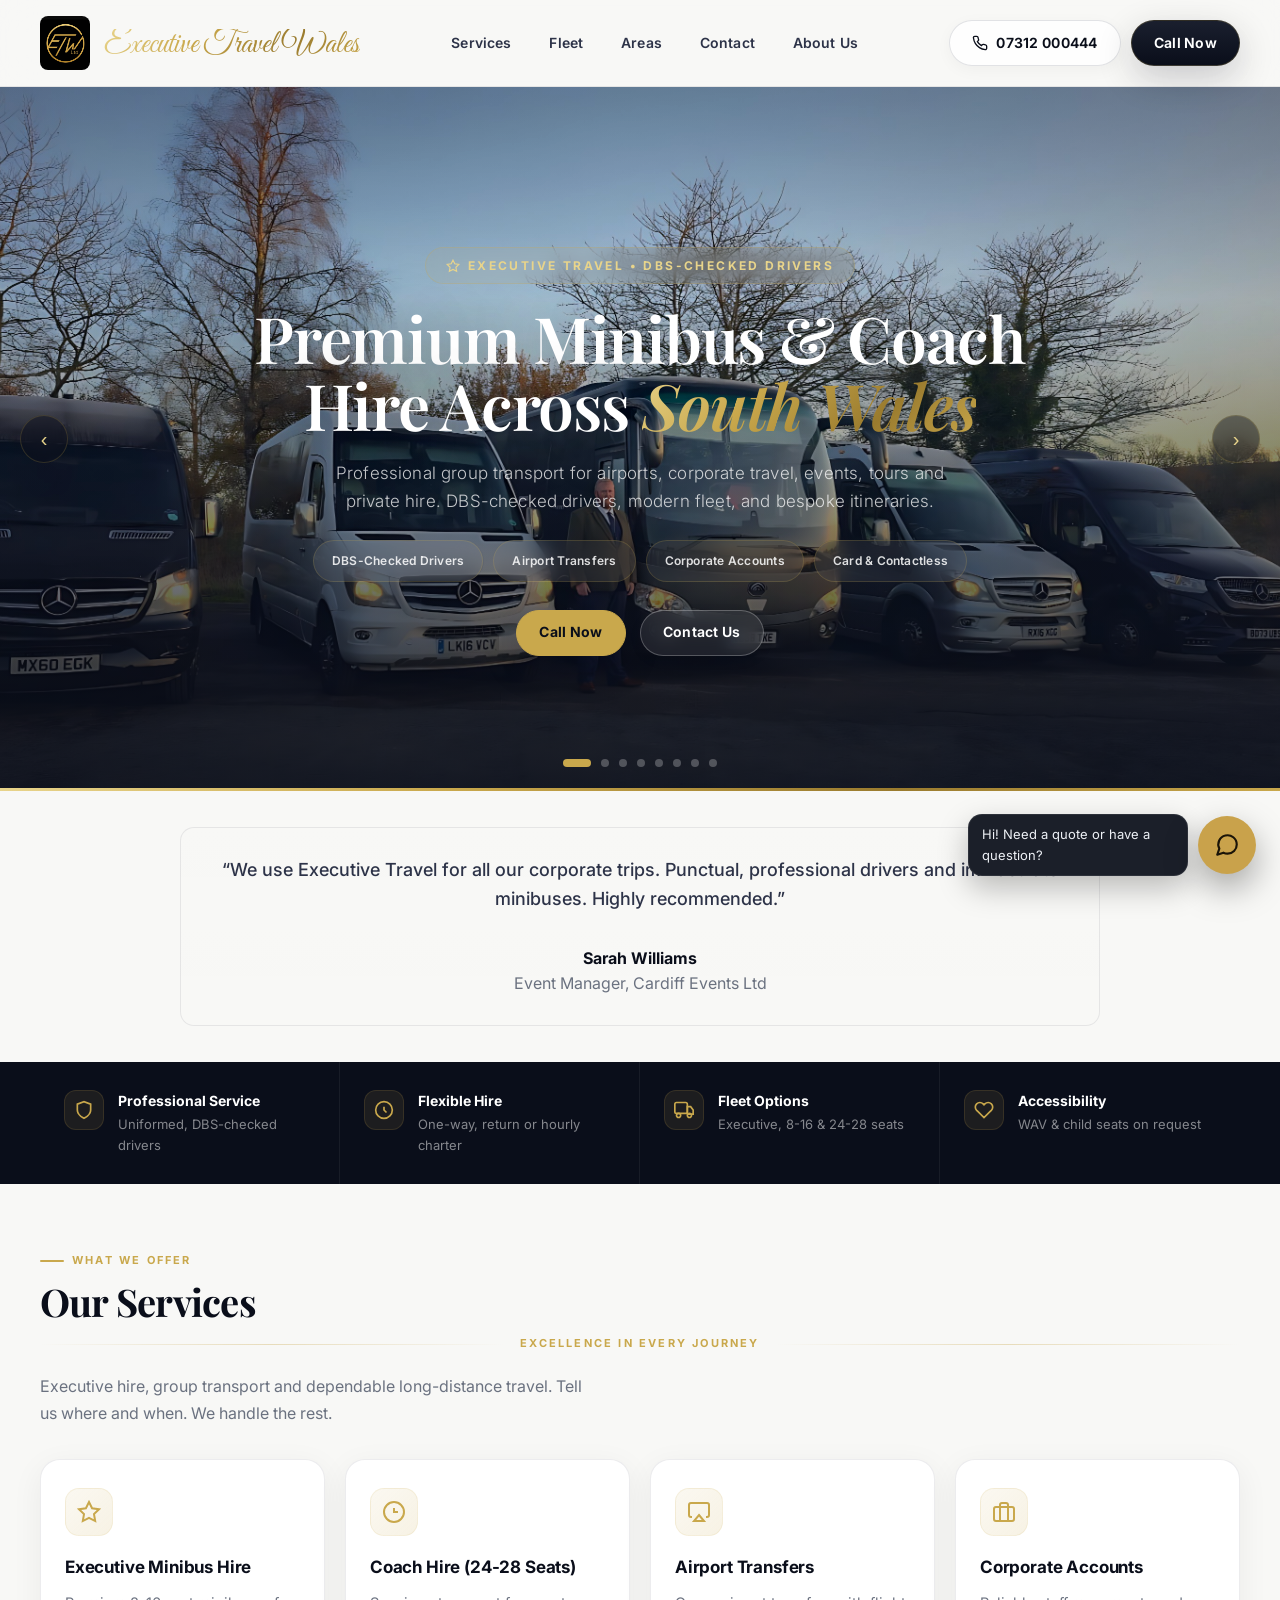
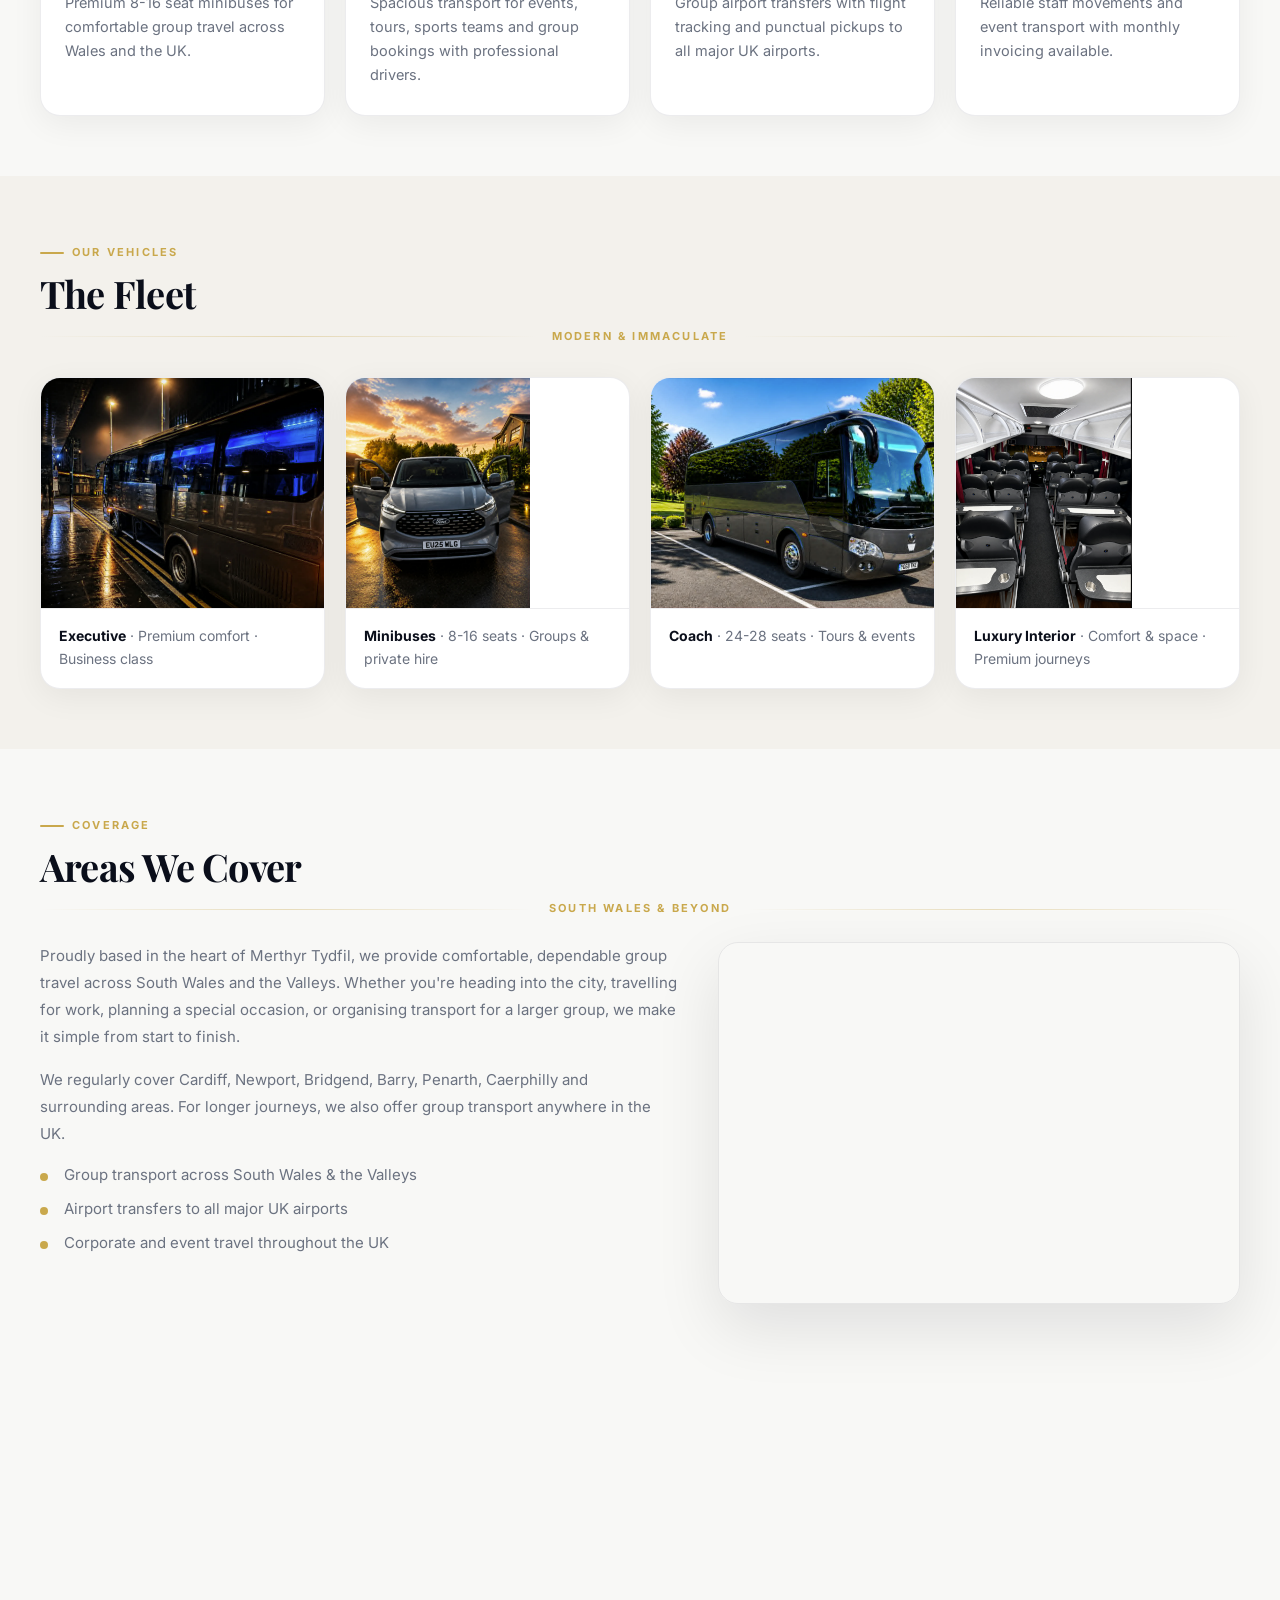
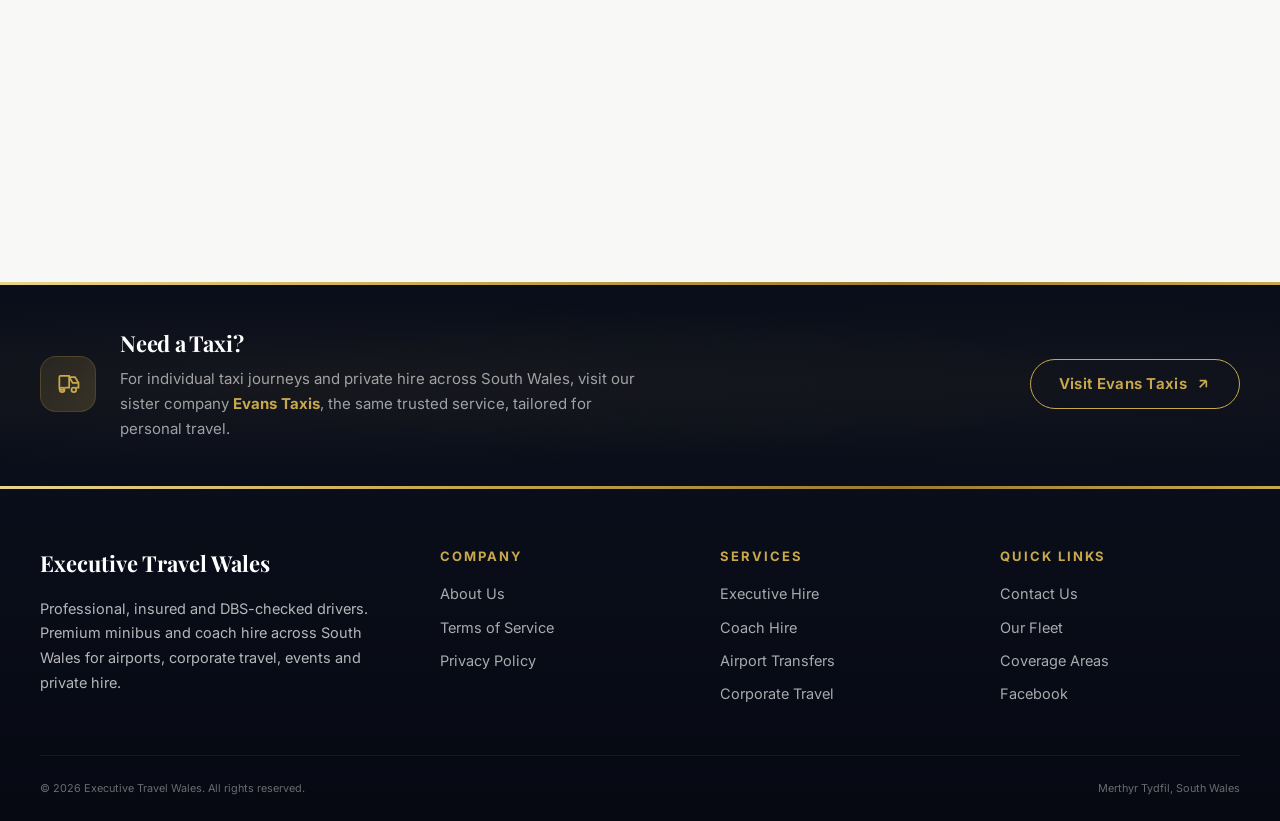
<file: index.html>
<!DOCTYPE html>
<html lang="en-GB">
<head>
  <meta charset="utf-8" />
  <meta http-equiv="X-UA-Compatible" content="IE=edge" />
  <meta name="viewport" content="width=device-width, initial-scale=1" />

  <title>Executive Travel Wales | Premium Minibus &amp; Coach Hire</title>
  <meta name="description" content="Executive Travel Wales: premium minibus and coach hire across South Wales. Airport transfers, corporate travel, events and group transport with professional DBS-checked drivers." />
  <meta name="theme-color" content="#0a0e1a" />
  <meta name="google-site-verification" content="XU6LodgnW0lVkh-CqBrPJkePehv5oGIYyOLi4uN_EjU" />
  <link rel="canonical" href="https://executivetravel.wales/" />
  
  <!-- Open Graph / Social Media -->
  <meta property="og:type" content="business.business" />
  <meta property="og:url" content="https://executivetravel.wales/" />
  <meta property="og:title" content="Executive Travel Wales | Premium Minibus &amp; Coach Hire" />
  <meta property="og:description" content="Executive Travel Wales: premium minibus and coach hire across South Wales. Airport transfers, corporate travel, events and group transport with professional DBS-checked drivers." />
  <meta property="og:image" content="https://executivetravel.wales/assets/og-image.jpg" />
  <meta name="twitter:card" content="summary_large_image" />
  <meta name="twitter:url" content="https://executivetravel.wales/" />
  <meta name="twitter:title" content="Executive Travel Wales | Premium Minibus &amp; Coach Hire" />
  <meta name="twitter:description" content="Executive Travel Wales: premium minibus and coach hire across South Wales. Airport transfers, corporate travel, events and group transport." />
  
  <link rel="preconnect" href="https://fonts.googleapis.com">
  <link rel="preconnect" href="https://fonts.gstatic.com" crossorigin>
  <link href="https://fonts.googleapis.com/css2?family=Great+Vibes&family=Inter:wght@300;400;500;600;700;800&family=Playfair+Display:ital,wght@0,400;0,500;0,600;0,700;1,400&display=swap" rel="stylesheet">
  <link rel="stylesheet" href="css/styles.css">

  <!-- Structured Data -->
  <script type="application/ld+json">
  {
    "@context": "https://schema.org",
    "@type": "LocalBusiness",
    "name": "Executive Travel Wales",
    "description": "Premium minibus and coach hire across South Wales. Airport transfers, corporate travel, events and group transport with professional DBS-checked drivers.",
    "url": "https://executivetravel.wales",
    "telephone": "+447312000444",
    "email": "evantaxiservice@gmail.com",
    "image": "https://executivetravel.wales/assets/logo.png",
    "logo": "https://executivetravel.wales/assets/logo.png",
    "priceRange": "££-£££",
    "currenciesAccepted": "GBP",
    "paymentAccepted": "Cash, Credit Card, Contactless",
    "address": {
      "@type": "PostalAddress",
      "streetAddress": "Unit 4e Pant Industrial Estate",
      "addressLocality": "Merthyr Tydfil",
      "addressRegion": "South Wales",
      "postalCode": "CF48 2SR",
      "addressCountry": "GB"
    },
    "geo": {
      "@type": "GeoCoordinates",
      "latitude": 51.749,
      "longitude": -3.378
    },
    "openingHoursSpecification": {
      "@type": "OpeningHoursSpecification",
      "dayOfWeek": ["Monday","Tuesday","Wednesday","Thursday","Friday","Saturday","Sunday"],
      "opens": "00:00",
      "closes": "23:59"
    },
    "areaServed": [
      {"@type": "City", "name": "Merthyr Tydfil"},
      {"@type": "City", "name": "Cardiff"},
      {"@type": "City", "name": "Newport"},
      {"@type": "City", "name": "Bridgend"},
      {"@type": "City", "name": "Caerphilly"},
      {"@type": "City", "name": "Barry"},
      {"@type": "City", "name": "Penarth"},
      {"@type": "AdministrativeArea", "name": "South Wales"}
    ],
    "serviceType": ["Minibus Hire", "Coach Hire", "Airport Transfers", "Corporate Travel", "Event Transport"],
    "sameAs": [
      "https://www.facebook.com/E-bus"
    ]
  }
  </script>
  <script type="application/ld+json">
  {
    "@context": "https://schema.org",
    "@type": "Organization",
    "name": "Executive Travel Wales",
    "url": "https://executivetravel.wales",
    "logo": "https://executivetravel.wales/assets/logo.png",
    "contactPoint": {
      "@type": "ContactPoint",
      "telephone": "+447312000444",
      "contactType": "Customer Service",
      "email": "evantaxiservice@gmail.com",
      "availableLanguage": "English",
      "areaServed": "GB"
    },
    "sameAs": [
      "https://www.facebook.com/E-bus"
    ]
  }
  </script>
</head>

<body>
  <a class="hidden" href="#main">Skip to content</a>

  <!-- HEADER -->
  <header class="site-header" role="banner" aria-label="Primary">
    <div class="container header-row">
      <a class="brand" href="#home">
        <img src="assets/logo.png" alt="Executive Travel Wales Logo">
        <span class="brand-name">Executive Travel Wales</span>
      </a>

      <nav class="main-nav" aria-label="Main navigation">
        <a href="#services">Services</a>
        <a href="#fleet">Fleet</a>
        <a href="#areas">Areas</a>
        <a href="#contact">Contact</a>
        <a href="aboutus.html">About Us</a>
      </nav>

      <div class="header-actions">
        <a class="btn btn-outline" href="tel:+447312000444">
          <svg style="width:16px;height:16px;margin-right:8px" fill="none" stroke="currentColor" stroke-width="2" viewBox="0 0 24 24"><path d="M22 16.92v3a2 2 0 01-2.18 2 19.79 19.79 0 01-8.63-3.07 19.5 19.5 0 01-6-6A19.79 19.79 0 012.12 4.18 2 2 0 014.11 2h3a2 2 0 012 1.72c.127.96.361 1.903.7 2.81a2 2 0 01-.45 2.11L8.09 9.91a16 16 0 006 6l1.27-1.27a2 2 0 012.11-.45c.907.339 1.85.573 2.81.7A2 2 0 0122 16.92z"/></svg>
          07312 000444
        </a>
        <a class="btn btn-primary" href="tel:+447312000444">Call Now</a>
      </div>
    </div>
  </header>

  <!-- HERO -->
  <section class="hero hero-carousel" id="home" role="region" aria-label="Hero: Executive Travel Wales">
    <div class="slides" aria-hidden="true">
      <figure class="slide is-active">
        <img src="assets/bus1-new.jpg" alt="Executive Travel minibus on road" fetchpriority="high" decoding="async">
      </figure>
      <figure class="slide">
        <img src="assets/bus2-new.jpg" alt="Executive Travel minibus exterior" decoding="async">
      </figure>
      <figure class="slide">
        <img src="assets/bus3-new.jpg" alt="Coach parked ready for boarding" decoding="async">
      </figure>
      <figure class="slide">
        <img src="assets/bus4-new.jpg" alt="Luxury minibus interior" decoding="async">
      </figure>
      <figure class="slide">
        <img src="assets/bus5-new.jpg" alt="Minibus at an airport pickup" decoding="async">
      </figure>
      <figure class="slide">
        <img src="assets/bus6-new.jpg" alt="Executive coach on motorway" decoding="async">
      </figure>
      <figure class="slide">
        <img src="assets/bus8-new.jpg" alt="Passenger boarding a coach" decoding="async">
      </figure>
      <figure class="slide">
        <img src="assets/bus9-new.jpg" alt="Fleet lineup of minibuses and coaches" decoding="async">
      </figure>
      <div class="scrim"></div>
    </div>

    <div class="container hero-inner">
      <div class="hero-content">
        <div class="hero-eyebrow"> 
          <svg fill="none" stroke="currentColor" stroke-width="2" viewBox="0 0 24 24"><path d="M12 2L15.09 8.26 22 9.27 17 14.14 18.18 21.02 12 17.77 5.82 21.02 7 14.14 2 9.27 8.91 8.26 12 2z"/></svg>
          Executive Travel • DBS-Checked Drivers
        </div>

        <h1 class="hero-title">
          Premium Minibus &amp; Coach Hire Across <em>South Wales</em>
        </h1>

        <p class="hero-sub">
          Professional group transport for airports, corporate travel, events, tours and private hire.
          DBS-checked drivers, modern fleet, and bespoke itineraries.
        </p>

        <div class="hero-badges" aria-label="Service highlights">
          <span class="pill">DBS-Checked Drivers</span>
          <span class="pill">Airport Transfers</span>
          <span class="pill">Corporate Accounts</span>
          <span class="pill">Card &amp; Contactless</span>
        </div>

        <div class="hero-ctas">
          <a href="tel:+447312000444" class="btn btn-primary" id="primary-cta">Call Now</a>
          <a href="#contact" class="btn btn-outline">Contact Us</a>
        </div>
      </div>
    </div>

    <button class="nav prev" aria-label="Previous slide" type="button">&#8249;</button>
    <button class="nav next" aria-label="Next slide" type="button">&#8250;</button>
    <div class="dots" role="tablist" aria-label="Hero slides"></div>
  </section>

  <!-- TESTIMONIAL (trust) -->
  <section class="testimonial" aria-label="Customer testimonial">
    <div class="container">
      <div class="testimonial-inner reveal">
        <blockquote>
          “We use Executive Travel for all our corporate trips. Punctual, professional
          drivers and immaculate minibuses. Highly recommended.”
        </blockquote>
        <div class="byline">
          <div>
            <strong>Sarah Williams</strong>
            <div class="muted">Event Manager, Cardiff Events Ltd</div>
          </div>
        </div>
      </div>
    </div>
  </section>

  <!-- TRUST STRIP -->
  <div class="strip">
    <div class="container strip-grid">
      <div class="kv">
        <div class="kv-icon">
          <svg fill="none" stroke="currentColor" stroke-width="2" viewBox="0 0 24 24"><path d="M12 22s8-4 8-10V5l-8-3-8 3v7c0 6 8 10 8 10z"/></svg>
        </div>
        <div>
          <div class="label">Professional Service</div>
          <div class="sub">Uniformed, DBS-checked drivers</div>
        </div>
      </div>
      <div class="kv">
        <div class="kv-icon">
          <svg fill="none" stroke="currentColor" stroke-width="2" viewBox="0 0 24 24"><path d="M12 8v4l3 3"/><circle cx="12" cy="12" r="10"/></svg>
        </div>
        <div>
          <div class="label">Flexible Hire</div>
          <div class="sub">One-way, return or hourly charter</div>
        </div>
      </div>
      <div class="kv">
        <div class="kv-icon">
          <svg fill="none" stroke="currentColor" stroke-width="2" viewBox="0 0 24 24"><rect x="1" y="3" width="15" height="13" rx="2"/><path d="M16 8h4l3 4v5h-7V8zM5.5 21a2.5 2.5 0 100-5 2.5 2.5 0 000 5zM18.5 21a2.5 2.5 0 100-5 2.5 2.5 0 000 5z"/></svg>
        </div>
        <div>
          <div class="label">Fleet Options</div>
          <div class="sub">Executive, 8-16 &amp; 24-28 seats</div>
        </div>
      </div>
      <div class="kv">
        <div class="kv-icon">
          <svg fill="none" stroke="currentColor" stroke-width="2" viewBox="0 0 24 24"><path d="M20.84 4.61a5.5 5.5 0 00-7.78 0L12 5.67l-1.06-1.06a5.5 5.5 0 00-7.78 7.78l1.06 1.06L12 21.23l7.78-7.78 1.06-1.06a5.5 5.5 0 000-7.78z"/></svg>
        </div>
        <div>
          <div class="label">Accessibility</div>
          <div class="sub">WAV &amp; child seats on request</div>
        </div>
      </div>
    </div>
  </div>

  <!-- MAIN CONTENT -->
  <main id="main" role="main">

    <!-- SERVICES -->
    <section id="services" aria-labelledby="services-title">
      <div class="container">
        <div class="reveal">
          <div class="section-label">What We Offer</div>
          <h2 id="services-title">Our Services</h2>
          <div class="gold-divider"><span>Excellence in Every Journey</span></div>
          <p class="section-desc">Executive hire, group transport and dependable long-distance travel. Tell us where and when. We handle the rest.</p>
        </div>

        <div class="card-grid" role="list">
          <article class="card reveal reveal-delay-1" role="listitem">
            <div class="card-icon">
              <svg fill="none" stroke="currentColor" stroke-width="2" viewBox="0 0 24 24"><path d="M12 2L15.09 8.26 22 9.27 17 14.14 18.18 21.02 12 17.77 5.82 21.02 7 14.14 2 9.27 8.91 8.26 12 2z"/></svg>
            </div>
            <h3>Executive Minibus Hire</h3>
            <p>Premium 8-16 seat minibuses for comfortable group travel across Wales and the UK.</p>
          </article>
          <article class="card reveal reveal-delay-2" role="listitem">
            <div class="card-icon">
              <svg fill="none" stroke="currentColor" stroke-width="2" viewBox="0 0 24 24"><circle cx="12" cy="12" r="10"/><path d="M16 12H12V8"/></svg>
            </div>
            <h3>Coach Hire (24-28 Seats)</h3>
            <p>Spacious transport for events, tours, sports teams and group bookings with professional drivers.</p>
          </article>
          <article class="card reveal reveal-delay-3" role="listitem">
            <div class="card-icon">
              <svg fill="none" stroke="currentColor" stroke-width="2" viewBox="0 0 24 24"><path d="M5 17H4a2 2 0 01-2-2V5a2 2 0 012-2h16a2 2 0 012 2v10a2 2 0 01-2 2h-1"/><polygon points="12 15 17 21 7 21 12 15"/></svg>
            </div>
            <h3>Airport Transfers</h3>
            <p>Group airport transfers with flight tracking and punctual pickups to all major UK airports.</p>
          </article>
          <article class="card reveal reveal-delay-4" role="listitem">
            <div class="card-icon">
              <svg fill="none" stroke="currentColor" stroke-width="2" viewBox="0 0 24 24"><rect x="2" y="7" width="20" height="14" rx="2" ry="2"/><path d="M16 21V5a2 2 0 00-2-2h-4a2 2 0 00-2 2v16"/></svg>
            </div>
            <h3>Corporate Accounts</h3>
            <p>Reliable staff movements and event transport with monthly invoicing available.</p>
          </article>
        </div>
      </div>
    </section>

    <!-- FLEET -->
    <section id="fleet" aria-labelledby="fleet-title" style="background:var(--bg-warm);">
      <div class="container">
        <div class="reveal">
          <div class="section-label">Our Vehicles</div>
          <h2 id="fleet-title">The Fleet</h2>
          <div class="gold-divider"><span>Modern &amp; Immaculate</span></div>
        </div>

        <div class="fleet">
          <button type="button" class="fleet-card reveal reveal-delay-1"
            data-gallery-title="Executive"
            data-gallery-images="assets/executive-1.png|Executive vehicle,assets/executive-2.png|Executive vehicle,assets/fleet-exec.jpg|Executive vehicle exterior,assets/bus1-new.jpg|Executive minibus on road,assets/bus6-new.jpg|Executive coach on motorway">
            <span class="fleet-card-media">
              <img src="assets/executive-1.png" alt="Executive vehicle" loading="lazy" />
              <span class="fleet-card-badge" aria-hidden="true">
                <svg fill="none" stroke="currentColor" stroke-width="2" viewBox="0 0 24 24"><circle cx="11" cy="11" r="7"/><path d="M21 21l-4.3-4.3M11 8v6M8 11h6"/></svg>
                View gallery
              </span>
            </span>
            <span class="fleet-card-info">
              <strong>Executive</strong> &middot; Premium comfort &middot; Business class
            </span>
          </button>
          <button type="button" class="fleet-card reveal reveal-delay-2"
            data-gallery-title="Minibuses (8-16 seats)"
            data-gallery-images="assets/minibus-1.png|Minibus,assets/bus14-new.jpg|Minibus exterior,assets/bus2-new.jpg|Minibus exterior view,assets/bus5-new.jpg|Minibus at airport pickup,assets/fleet-minibuses-1600.jpg|Minibus fleet lineup,assets/bus15-new.jpg|Minibus,assets/bus10-new.jpg|Minibus">
            <span class="fleet-card-media">
              <img src="assets/minibus-1.png" alt="Minibus" loading="lazy" />
              <span class="fleet-card-badge" aria-hidden="true">
                <svg fill="none" stroke="currentColor" stroke-width="2" viewBox="0 0 24 24"><circle cx="11" cy="11" r="7"/><path d="M21 21l-4.3-4.3M11 8v6M8 11h6"/></svg>
                View gallery
              </span>
            </span>
            <span class="fleet-card-info">
              <strong>Minibuses</strong> &middot; 8-16 seats &middot; Groups &amp; private hire
            </span>
          </button>
          <button type="button" class="fleet-card reveal reveal-delay-3"
            data-gallery-title="Coach (24-28 seats)"
            data-gallery-images="assets/coach-1.png|Coach,assets/coach-2.png|Coach,assets/bus8-new.jpg|Coach exterior,assets/bus3-new.jpg|Coach parked ready for boarding,assets/bus9-new.jpg|Fleet lineup,assets/bus11-new.jpg|Coach,assets/bus16-new.jpg|Coach">
            <span class="fleet-card-media">
              <img src="assets/coach-1.png" alt="Coach" loading="lazy" />
              <span class="fleet-card-badge" aria-hidden="true">
                <svg fill="none" stroke="currentColor" stroke-width="2" viewBox="0 0 24 24"><circle cx="11" cy="11" r="7"/><path d="M21 21l-4.3-4.3M11 8v6M8 11h6"/></svg>
                View gallery
              </span>
            </span>
            <span class="fleet-card-info">
              <strong>Coach</strong> &middot; 24-28 seats &middot; Tours &amp; events
            </span>
          </button>
          <button type="button" class="fleet-card reveal reveal-delay-4"
            data-gallery-title="Luxury Interior"
            data-gallery-images="assets/interior-1.png|Luxury interior,assets/interior-2.png|Luxury interior,assets/interior-3.png|Luxury interior,assets/fleet-interior-1600.jpg|Luxury interior,assets/bus4-new.jpg|Luxury minibus interior,assets/IMG_2242.jpg|Vehicle interior detail,assets/IMG_8484.JPG|Vehicle interior detail">
            <span class="fleet-card-media">
              <img src="assets/interior-1.png" alt="Luxury interior" loading="lazy" />
              <span class="fleet-card-badge" aria-hidden="true">
                <svg fill="none" stroke="currentColor" stroke-width="2" viewBox="0 0 24 24"><circle cx="11" cy="11" r="7"/><path d="M21 21l-4.3-4.3M11 8v6M8 11h6"/></svg>
                View gallery
              </span>
            </span>
            <span class="fleet-card-info">
              <strong>Luxury Interior</strong> &middot; Comfort &amp; space &middot; Premium journeys
            </span>
          </button>
        </div>
      </div>
    </section>

    <!-- AREAS -->
    <section id="areas" aria-labelledby="areas-title">
      <div class="container">
        <div class="reveal">
          <div class="section-label">Coverage</div>
          <h2 id="areas-title">Areas We Cover</h2>
          <div class="gold-divider"><span>South Wales &amp; Beyond</span></div>
        </div>

        <div class="two-col">
          <div class="areas-text reveal">
            <p>
              Proudly based in the heart of Merthyr Tydfil, we provide comfortable, dependable group travel across South Wales and the Valleys. Whether you're heading into the city, travelling for work, planning a special occasion, or organising transport for a larger group, we make it simple from start to finish.
            </p>
            <p>
              We regularly cover Cardiff, Newport, Bridgend, Barry, Penarth, Caerphilly and surrounding areas. For longer journeys, we also offer group transport anywhere in the UK.
            </p>
            <ul>
              <li>Group transport across South Wales &amp; the Valleys</li>
              <li>Airport transfers to all major UK airports</li>
              <li>Corporate and event travel throughout the UK</li>
            </ul>
          </div>

          <div class="reveal reveal-delay-2">
            <div class="map-wrapper">
              <iframe title="Service area map"
                src="https://www.google.com/maps/embed?pb=!1m18!1m12!1m3!1d15959.802!2d-3.186!3d51.481!2m3!1f0!2f0!3f0!3m2!1i1024!2i768!4f13.1!3m3!1m2!1s0x486e1cbf8b0c4d4f%3A0x44e7d0c!2sCardiff!5e0!3m2!1sen!2suk!4v0000000000"
                width="100%" height="360"
                allowfullscreen="" loading="lazy" referrerpolicy="no-referrer-when-downgrade"></iframe>
            </div>
          </div>
        </div>
      </div>
    </section>

    <!-- CONTACT -->
    <section id="contact" aria-labelledby="contact-title">
      <div class="container">
        <div class="reveal">
          <div class="section-label">Get in Touch</div>
          <h2 id="contact-title">Contact Us</h2>
          <div class="gold-divider"><span>We're Here to Help</span></div>
        </div>

        <div class="contact-grid">
          <div class="contact-info reveal">
            <p>Call us any time, or tap the chat button in the corner for a fast quote. We typically respond within the hour.</p>
            <p style="margin-top:20px;">
              <strong style="color:var(--ink);">Phone:</strong> <a href="tel:+447312000444">07312 000444</a><br>
              <strong style="color:var(--ink);">Email:</strong> <a href="mailto:evantaxiservice@gmail.com">evantaxiservice@gmail.com</a><br>
              <strong style="color:var(--ink);">Address:</strong> <span style="color:var(--muted);">Unit 4e Pant Industrial Estate, Merthyr Tydfil</span>
            </p>
            <p style="margin-top:24px;">
              <a class="btn btn-primary" href="tel:+447312000444">Call Now</a>
            </p>
          </div>

        </div>
      </div>
    </section>
  </main>

  <!-- SISTER COMPANY BANNER -->
  <section class="sister-banner" aria-label="Sister company">
    <div class="container sister-inner">
      <div class="sister-content">
        <div class="sister-icon">
          <svg fill="none" stroke="currentColor" stroke-width="1.5" viewBox="0 0 24 24"><path d="M9 17a2 2 0 11-4 0 2 2 0 014 0zM19 17a2 2 0 11-4 0 2 2 0 014 0z"/><path d="M13 6h5l3 5v4h-2M9 17H5.6a1 1 0 01-1-1V6a1 1 0 011-1H13v10H9"/><path d="M13 6l3 5h5"/></svg>
        </div>
        <div>
          <h3 class="sister-title">Need a Taxi?</h3>
          <p class="sister-text">For individual taxi journeys and private hire across South Wales, visit our sister company <strong>Evans Taxis</strong>, the same trusted service, tailored for personal travel.</p>
        </div>
      </div>
      <a href="https://evans-taxis.co.uk/" target="_blank" rel="noopener noreferrer" class="btn btn-gold sister-cta">
        Visit Evans Taxis
        <svg fill="none" stroke="currentColor" stroke-width="2.5" viewBox="0 0 24 24" style="width:16px;height:16px;margin-left:8px;"><path d="M7 17L17 7M17 7H7M17 7v10"/></svg>
      </a>
    </div>
  </section>

  <!-- FOOTER -->
  <footer class="footer" role="contentinfo">
    <div class="container">
      <div class="footer-top">
        <div>
          <h3>Executive Travel Wales</h3>
          <p>Professional, insured and DBS-checked drivers. Premium minibus and coach hire across South Wales for airports, corporate travel, events and private hire.</p>
        </div>
        <div>
          <h4>Company</h4>
          <ul>
            <li><a href="aboutus.html">About Us</a></li>
            <li><a href="terms.html">Terms of Service</a></li>
            <li><a href="privacy.html">Privacy Policy</a></li>
          </ul>
        </div>
        <div>
          <h4>Services</h4>
          <ul>
            <li><a href="#services">Executive Hire</a></li>
            <li><a href="#services">Coach Hire</a></li>
            <li><a href="#services">Airport Transfers</a></li>
            <li><a href="#services">Corporate Travel</a></li>
          </ul>
        </div>
        <div>
          <h4>Quick Links</h4>
          <ul>
            <li><a href="#contact">Contact Us</a></li>
            <li><a href="#fleet">Our Fleet</a></li>
            <li><a href="#areas">Coverage Areas</a></li>
            <li><a href="https://www.facebook.com/E-bus" target="_blank" rel="noopener noreferrer">Facebook</a></li>
          </ul>
        </div>
      </div>

      <div class="footer-bottom">
        <small>&copy; <span id="y"></span> Executive Travel Wales. All rights reserved.</small>
        <small>Merthyr Tydfil, South Wales</small>
      </div>
    </div>
  </footer>

  <!-- BACK TO TOP -->
  <button class="back-to-top" aria-label="Back to top" type="button">
    <svg fill="none" stroke="currentColor" stroke-width="2.5" viewBox="0 0 24 24"><path d="M18 15l-6-6-6 6"/></svg>
  </button>

  <!-- FLEET LIGHTBOX -->
  <div class="lightbox" id="fleetLightbox" role="dialog" aria-modal="true" aria-labelledby="lightboxTitle" hidden>
    <div class="lightbox-backdrop" data-lightbox-close></div>
    <div class="lightbox-panel" role="document">
      <header class="lightbox-header">
        <h3 class="lightbox-title" id="lightboxTitle"></h3>
        <button type="button" class="lightbox-close" aria-label="Close gallery" data-lightbox-close>
          <svg fill="none" stroke="currentColor" stroke-width="2.5" viewBox="0 0 24 24"><path d="M6 6l12 12M18 6L6 18"/></svg>
        </button>
      </header>
      <div class="lightbox-stage">
        <button type="button" class="lightbox-nav lightbox-prev" aria-label="Previous photo">
          <svg fill="none" stroke="currentColor" stroke-width="2.5" viewBox="0 0 24 24"><path d="M15 18l-6-6 6-6"/></svg>
        </button>
        <img class="lightbox-image" alt="" />
        <button type="button" class="lightbox-nav lightbox-next" aria-label="Next photo">
          <svg fill="none" stroke="currentColor" stroke-width="2.5" viewBox="0 0 24 24"><path d="M9 6l6 6-6 6"/></svg>
        </button>
      </div>
      <footer class="lightbox-footer">
        <span class="lightbox-counter" aria-live="polite"></span>
        <div class="lightbox-thumbs" role="tablist"></div>
      </footer>
    </div>
  </div>

  <script src="js/main.js" defer></script>

  <!-- Executive Travel Wales AI chat widget -->
  <script src="/widget/widget.js"
    data-worker-url="https://executive-travel-wales-chatbot.evanstaxis.workers.dev"
    data-accent="#c9a24b"
    data-greeting="Hi! Need a quote or have a question?"></script>
</body>
</html>
</file>
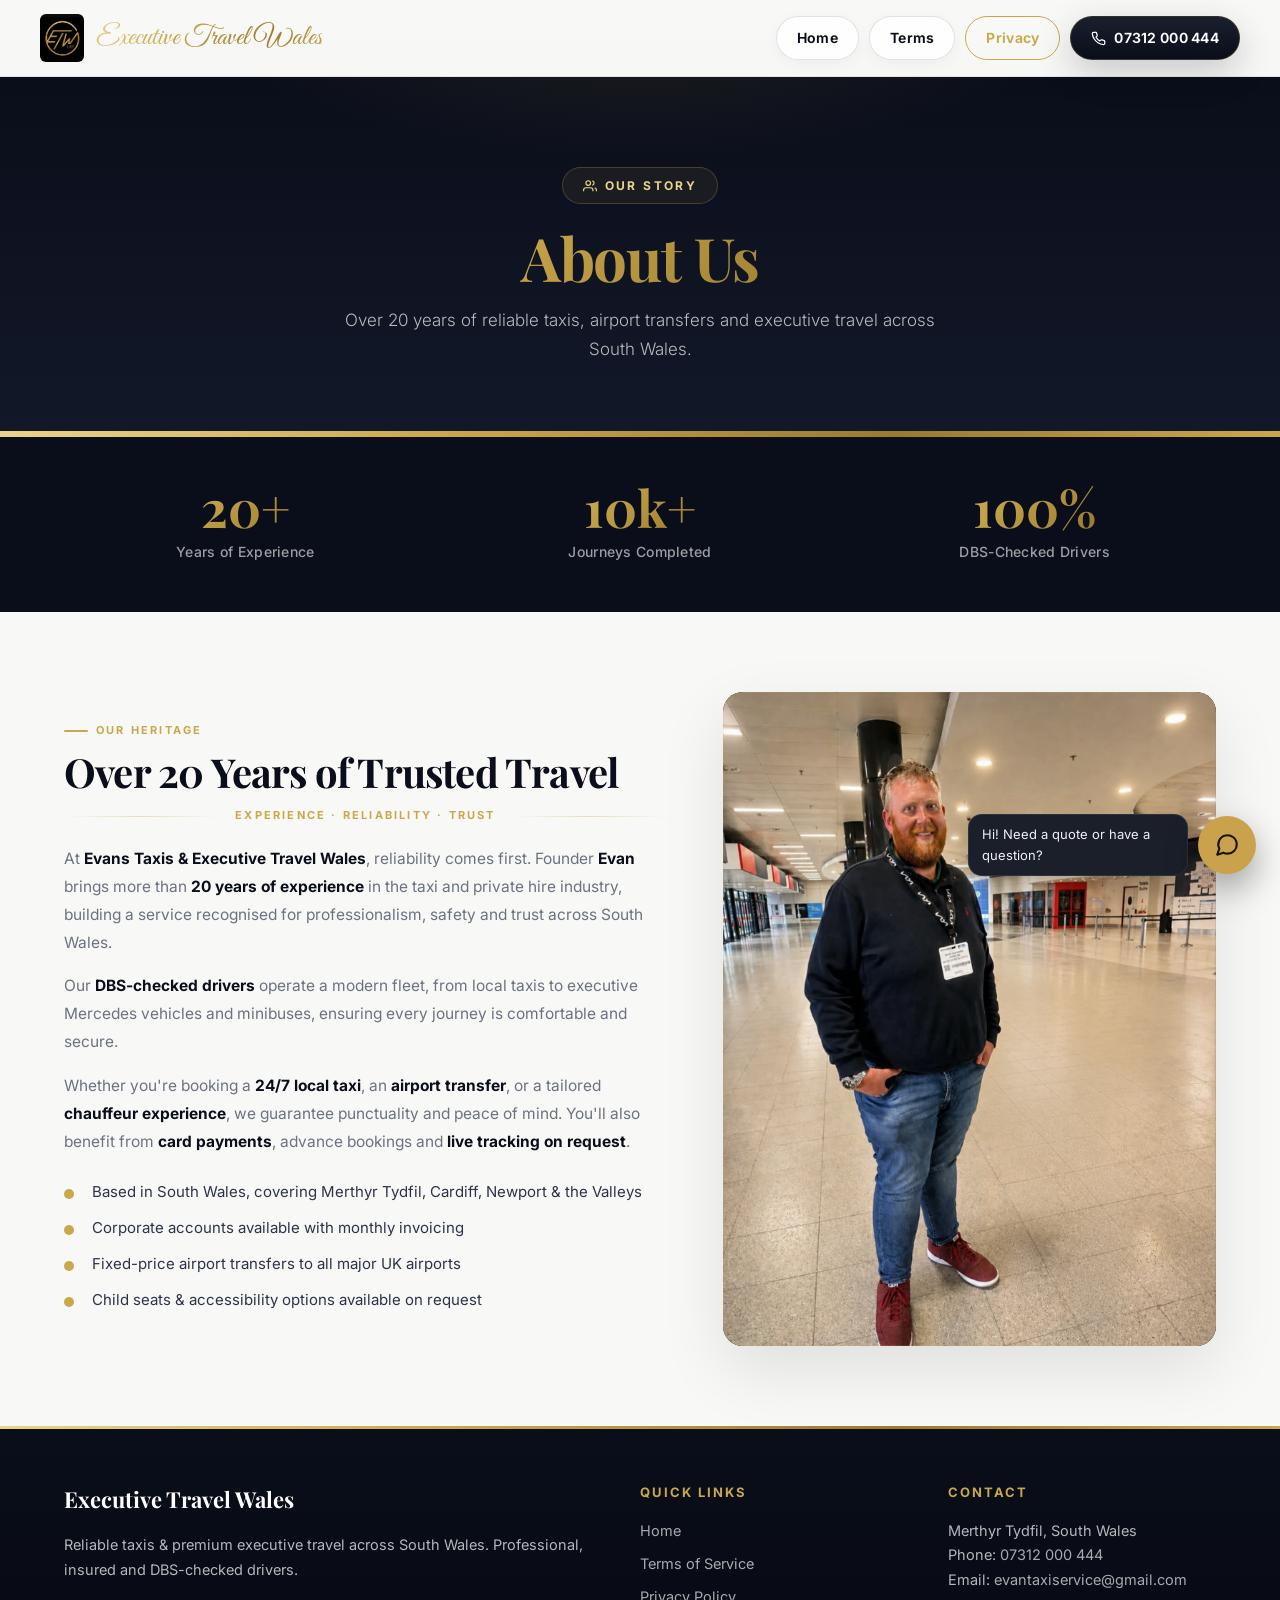
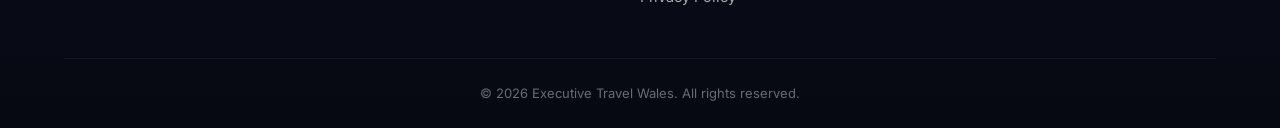
<file: aboutus.html>
<!DOCTYPE html>
<html lang="en-GB">
<head>
  <meta charset="UTF-8" />
  <meta http-equiv="X-UA-Compatible" content="IE=edge" />
  <meta name="viewport" content="width=device-width, initial-scale=1" />
  <title>About Us | Executive Travel Wales</title>
  <meta name="description" content="Over 20 years of reliable taxis, airport transfers and executive travel across South Wales. Meet Evan and the team behind Executive Travel Wales." />
  <meta name="theme-color" content="#0a0e1a" />
  <meta name="google-site-verification" content="XU6LodgnW0lVkh-CqBrPJkePehv5oGIYyOLi4uN_EjU" />
  <link rel="canonical" href="https://executivetravel.wales/aboutus" />
  
  <!-- Open Graph / Social Media -->
  <meta property="og:type" content="website" />
  <meta property="og:url" content="https://executivetravel.wales/aboutus" />
  <meta property="og:title" content="About Us | Executive Travel Wales" />
  <meta property="og:description" content="Over 20 years of reliable taxis, airport transfers and executive travel across South Wales. Meet Evan and the team." />
  <meta name="twitter:card" content="summary_large_image" />
  <meta property="og:image" content="https://executivetravel.wales/assets/about-evan-portrait.png" />
  <meta name="twitter:image" content="https://executivetravel.wales/assets/about-evan-portrait.png" />

  <!-- Additional SEO -->
  <meta name="robots" content="index, follow" />
  <meta name="language" content="English" />

  <link rel="preconnect" href="https://fonts.googleapis.com">
  <link rel="preconnect" href="https://fonts.gstatic.com" crossorigin>
  <link href="https://fonts.googleapis.com/css2?family=Great+Vibes&family=Inter:wght@300;400;500;600;700;800&family=Playfair+Display:ital,wght@0,400;0,500;0,600;0,700;1,400&display=swap" rel="stylesheet">
  <link rel="icon" type="image/png" sizes="32x32" href="/assets/favicon-32x32.png" />
  <link rel="icon" type="image/png" sizes="16x16" href="/assets/favicon-16x16.png" />

  <style>
    /* ===== DESIGN TOKENS ===== */
    :root {
      --bg: #f8f8f6;
      --bg-warm: #f3f1ec;
      --ink: #0a0e1a;
      --ink-soft: #2d3348;
      --muted: #6b7280;
      --line: rgba(15,23,42,.08);
      --card: #ffffff;
      --radius: 20px;
      --radius-sm: 14px;
      --shadow: 0 24px 64px rgba(2,6,23,.10);
      --shadow-soft: 0 8px 32px rgba(2,6,23,.06);
      --shadow-hover: 0 32px 80px rgba(2,6,23,.14);
      --brand: #0a0e1a;
      --gold: #c9a84c;
      --gold-light: #e8d48b;
      --gold-dark: #9a7b2e;
      --gold-glow: rgba(201,168,76,.15);
      --gold-gradient: linear-gradient(135deg, #e8d48b 0%, #c9a84c 35%, #9a7b2e 70%, #c9a84c 100%);
      --transition: cubic-bezier(.22,1,.36,1);
    }

    * { box-sizing: border-box; margin: 0; padding: 0; }
    html { scroll-behavior: smooth; }

    body {
      font-family: "Inter", system-ui, -apple-system, "Segoe UI", Roboto, sans-serif;
      background: var(--bg);
      color: var(--ink);
      line-height: 1.6;
      -webkit-font-smoothing: antialiased;
      -moz-osx-font-smoothing: grayscale;
    }

    img { max-width: 100%; display: block; height: auto; }
    a { color: inherit; text-decoration: none; }
    a:hover { text-decoration: underline; }

    .container { max-width: 1200px; margin-inline: auto; padding: 0 24px; }
    .muted { color: var(--muted); }

    /* ===== SCROLL REVEAL ===== */
    .reveal {
      opacity: 0;
      transform: translateY(40px);
      transition: opacity .8s var(--transition), transform .8s var(--transition);
    }
    .reveal.is-visible {
      opacity: 1;
      transform: translateY(0);
    }
    .reveal-delay-1 { transition-delay: .15s; }
    .reveal-delay-2 { transition-delay: .3s; }

    /* ===== GOLD DIVIDER ===== */
    .gold-divider {
      display: flex;
      align-items: center;
      gap: 16px;
      margin: 12px 0 20px;
    }
    .gold-divider::before,
    .gold-divider::after {
      content: '';
      flex: 1;
      height: 1px;
      background: linear-gradient(90deg, transparent, var(--gold), transparent);
      opacity: .35;
    }
    .gold-divider span {
      color: var(--gold);
      font-size: 11px;
      font-weight: 700;
      letter-spacing: .2em;
      text-transform: uppercase;
    }

    /* ===== HEADER ===== */
    header {
      position: sticky;
      top: 0;
      z-index: 100;
      background: rgba(248,248,246,.88);
      backdrop-filter: saturate(180%) blur(20px);
      -webkit-backdrop-filter: saturate(180%) blur(20px);
      border-bottom: 1px solid var(--line);
      transition: background .3s ease, box-shadow .3s ease;
    }
    header.scrolled {
      background: rgba(248,248,246,.96);
      box-shadow: 0 4px 30px rgba(0,0,0,.06);
    }

    .nav-row {
      display: flex;
      align-items: center;
      justify-content: space-between;
      padding: 14px 0;
      gap: 16px;
    }

    .brand {
      display: flex;
      align-items: center;
      gap: 12px;
      font-weight: 800;
      text-decoration: none;
    }
    .brand:hover { text-decoration: none; }
    .brand img { height: 48px; width: auto; border-radius: 6px; }
    .brand-name {
      font-family: "Great Vibes", cursive;
      font-size: 28px;
      font-weight: 400;
      background: var(--gold-gradient);
      -webkit-background-clip: text;
      background-clip: text;
      color: transparent;
    }

    .actions { display: flex; gap: 10px; flex-wrap: wrap; }

    .btn {
      display: inline-flex;
      align-items: center;
      justify-content: center;
      height: 44px;
      padding: 0 20px;
      border-radius: 999px;
      border: 1px solid transparent;
      font-weight: 650;
      font-size: 14px;
      cursor: pointer;
      transition: all .3s var(--transition);
      white-space: nowrap;
      text-decoration: none;
      position: relative;
      overflow: hidden;
      letter-spacing: .02em;
    }
    .btn:hover { text-decoration: none; }

    .btn-outline {
      background: rgba(255,255,255,.95);
      border-color: rgba(15,23,42,.12);
      color: var(--ink);
      box-shadow: 0 4px 16px rgba(2,6,23,.04);
    }
    .btn-outline:hover {
      transform: translateY(-2px);
      border-color: var(--gold);
      box-shadow: 0 12px 32px rgba(201,168,76,.1);
      color: var(--gold-dark);
    }

    .btn-primary {
      background: linear-gradient(180deg, #1a1f2e, #0a0e1a);
      color: #fff;
      box-shadow: 0 12px 36px rgba(2,6,23,.20);
      border: 1px solid rgba(201,168,76,.2);
    }
    .btn-primary::before {
      content: '';
      position: absolute;
      inset: 0;
      background: linear-gradient(135deg, transparent 40%, rgba(201,168,76,.15) 50%, transparent 60%);
      transform: translateX(-100%);
      transition: transform .5s ease;
    }
    .btn-primary:hover::before { transform: translateX(100%); }
    .btn-primary:hover {
      transform: translateY(-2px);
      box-shadow: 0 20px 50px rgba(2,6,23,.28);
      border-color: rgba(201,168,76,.4);
    }

    .btn-gold {
      background: transparent;
      border: 1.5px solid var(--gold);
      color: var(--gold);
    }
    .btn-gold:hover {
      background: var(--gold);
      color: #0a0e1a;
      transform: translateY(-2px);
      box-shadow: 0 12px 36px rgba(201,168,76,.25);
    }

    /* ===== HERO ===== */
    .hero {
      position: relative;
      isolation: isolate;
      color: #fff;
      background: linear-gradient(180deg, #0a0e1a 0%, #131829 100%);
      overflow: hidden;
    }
    .hero::before {
      content: '';
      position: absolute;
      inset: 0;
      background: radial-gradient(900px 320px at 50% -80px, rgba(201,168,76,.12), transparent 50%);
      pointer-events: none;
    }
    .hero::after {
      content: '';
      position: absolute;
      bottom: 0;
      left: 0;
      right: 0;
      height: 3px;
      background: var(--gold-gradient);
      z-index: 2;
    }

    .hero .inner {
      position: relative;
      z-index: 1;
      padding: 90px 0 70px;
      text-align: center;
    }

    .hero-eyebrow {
      display: inline-flex;
      align-items: center;
      gap: 8px;
      font-size: 12px;
      font-weight: 700;
      letter-spacing: .2em;
      text-transform: uppercase;
      color: var(--gold-light);
      margin-bottom: 20px;
      padding: 8px 20px;
      border: 1px solid rgba(201,168,76,.25);
      border-radius: 999px;
      background: rgba(201,168,76,.08);
    }
    .hero-eyebrow svg { width: 14px; height: 14px; }

    .gold-heading {
      font-size: clamp(36px, 6vw, 60px);
      line-height: 1.1;
      margin: 0 0 16px;
      font-weight: 700;
      letter-spacing: -0.02em;
      font-family: "Playfair Display", serif;
      background: var(--gold-gradient);
      -webkit-background-clip: text;
      background-clip: text;
      color: transparent;
    }

    .hero p {
      max-width: 640px;
      margin: 0 auto;
      color: rgba(255,255,255,.7);
      font-size: 17px;
      line-height: 1.7;
      font-weight: 300;
    }

    /* ===== ABOUT CONTENT ===== */
    .about { padding: 80px 0; }

    .about-grid {
      display: grid;
      grid-template-columns: 1.1fr .9fr;
      gap: 56px;
      align-items: center;
    }

    .section-label {
      display: inline-flex;
      align-items: center;
      gap: 8px;
      font-size: 11px;
      font-weight: 700;
      letter-spacing: .2em;
      text-transform: uppercase;
      color: var(--gold);
      margin-bottom: 10px;
    }
    .section-label::before {
      content: '';
      width: 24px;
      height: 2px;
      background: var(--gold);
      border-radius: 2px;
    }

    .about h2 {
      font-size: clamp(28px, 3.5vw, 40px);
      margin: 0 0 8px;
      font-family: "Playfair Display", serif;
      font-weight: 700;
      letter-spacing: -0.02em;
      line-height: 1.15;
    }

    .about p {
      font-size: 15.5px;
      color: var(--muted);
      line-height: 1.8;
      margin-top: 16px;
    }
    .about p:first-of-type { margin-top: 20px; }
    .about p strong { color: var(--ink); }

    .points {
      margin-top: 24px;
      padding: 0;
      list-style: none;
    }
    .points li {
      margin: 12px 0;
      padding-left: 28px;
      position: relative;
      font-size: 15px;
      color: var(--ink-soft);
      line-height: 1.6;
    }
    .points li::before {
      content: '';
      position: absolute;
      left: 0;
      top: 9px;
      width: 10px;
      height: 10px;
      border-radius: 50%;
      background: var(--gold);
    }

    .portrait {
      border-radius: var(--radius);
      box-shadow: var(--shadow);
      overflow: hidden;
      background: #000;
      position: relative;
    }
    .portrait::after {
      content: '';
      position: absolute;
      inset: 0;
      border-radius: var(--radius);
      border: 1px solid rgba(201,168,76,.15);
      pointer-events: none;
    }
    .portrait img {
      width: 100%;
      height: auto;
      object-fit: cover;
      transition: transform .6s var(--transition);
    }
    .portrait:hover img {
      transform: scale(1.03);
    }

    /* ===== STATS BAR ===== */
    .stats {
      background: var(--ink);
      padding: 48px 0;
      position: relative;
    }
    .stats::before {
      content: '';
      position: absolute;
      top: 0;
      left: 0;
      right: 0;
      height: 3px;
      background: var(--gold-gradient);
    }

    .stats-grid {
      display: grid;
      grid-template-columns: repeat(3, 1fr);
      gap: 32px;
      text-align: center;
    }

    .stat-number {
      font-family: "Playfair Display", serif;
      font-size: clamp(36px, 4vw, 52px);
      font-weight: 700;
      background: var(--gold-gradient);
      -webkit-background-clip: text;
      background-clip: text;
      color: transparent;
      line-height: 1;
      margin-bottom: 8px;
    }

    .stat-label {
      font-size: 14px;
      color: rgba(255,255,255,.6);
      font-weight: 500;
      letter-spacing: .02em;
    }

    /* ===== FOOTER ===== */
    footer {
      background: linear-gradient(180deg, #0a0e1a, #060912);
      color: rgba(255,255,255,.7);
      position: relative;
    }
    footer::before {
      content: '';
      position: absolute;
      top: 0;
      left: 0;
      right: 0;
      height: 3px;
      background: var(--gold-gradient);
    }

    .footer-top {
      display: grid;
      grid-template-columns: 2fr 1fr 1fr;
      gap: 40px;
      padding: 56px 0 40px;
      border-bottom: 1px solid rgba(255,255,255,.06);
    }

    footer h3 {
      color: #fff;
      margin: 0 0 16px;
      font-family: "Playfair Display", serif;
      font-size: 22px;
    }
    footer h4 {
      color: var(--gold);
      margin: 0 0 16px;
      font-size: 13px;
      font-weight: 700;
      letter-spacing: .15em;
      text-transform: uppercase;
    }
    footer p { line-height: 1.7; font-size: 14.5px; }
    footer a {
      color: rgba(255,255,255,.65);
      text-decoration: none;
      transition: color .2s ease;
    }
    footer a:hover { color: var(--gold); text-decoration: none; }
    footer ul { list-style: none; padding: 0; margin: 0; }
    footer li { margin: 10px 0; font-size: 14.5px; }

    .footer-bottom {
      padding: 24px 0;
      text-align: center;
      font-size: 13px;
      color: rgba(255,255,255,.4);
    }

    /* ===== RESPONSIVE ===== */
    @media (max-width: 900px) {
      .about-grid { grid-template-columns: 1fr; gap: 36px; }
      .stats-grid { grid-template-columns: 1fr; gap: 24px; }
      .footer-top { grid-template-columns: 1fr; }
      .actions { justify-content: center; }
      .nav-row { flex-direction: column; text-align: center; }
    }
    @media (max-width: 600px) {
      .brand-name { font-size: 22px; }
      .footer-bottom { flex-direction: column; gap: 8px; }
    }
  </style>
</head>
<body>

  <!-- Header -->
  <header>
    <div class="container nav-row">
      <a class="brand" href="index.html">
        <img src="assets/logo.png" alt="Executive Travel Wales logo" />
        <span class="brand-name">Executive Travel Wales</span>
      </a>
      <div class="actions">
        <a class="btn btn-outline" href="index.html">Home</a>
        <a class="btn btn-outline" href="terms.html">Terms</a>
        <a class="btn btn-gold" href="privacy.html">Privacy</a>
        <a class="btn btn-primary" href="tel:07312000444">
          <svg style="width:15px;height:15px;margin-right:8px" fill="none" stroke="currentColor" stroke-width="2" viewBox="0 0 24 24"><path d="M22 16.92v3a2 2 0 01-2.18 2 19.79 19.79 0 01-8.63-3.07 19.5 19.5 0 01-6-6A19.79 19.79 0 012.12 4.18 2 2 0 014.11 2h3a2 2 0 012 1.72c.127.96.361 1.903.7 2.81a2 2 0 01-.45 2.11L8.09 9.91a16 16 0 006 6l1.27-1.27a2 2 0 012.11-.45c.907.339 1.85.573 2.81.7A2 2 0 0122 16.92z"/></svg>
          07312 000 444
        </a>
      </div>
    </div>
  </header>

  <!-- Hero -->
  <section class="hero">
    <div class="container inner">
      <div class="hero-eyebrow">
        <svg fill="none" stroke="currentColor" stroke-width="2" viewBox="0 0 24 24"><path d="M17 21v-2a4 4 0 00-4-4H5a4 4 0 00-4 4v2"/><circle cx="9" cy="7" r="4"/><path d="M23 21v-2a4 4 0 00-3-3.87"/><path d="M16 3.13a4 4 0 010 7.75"/></svg>
        Our Story
      </div>
      <h1 class="gold-heading">About Us</h1>
      <p>Over 20 years of reliable taxis, airport transfers and executive travel across South Wales.</p>
    </div>
  </section>

  <!-- Stats -->
  <div class="stats">
    <div class="container stats-grid">
      <div class="reveal">
        <div class="stat-number">20+</div>
        <div class="stat-label">Years of Experience</div>
      </div>
      <div class="reveal reveal-delay-1">
        <div class="stat-number">10k+</div>
        <div class="stat-label">Journeys Completed</div>
      </div>
      <div class="reveal reveal-delay-2">
        <div class="stat-number">100%</div>
        <div class="stat-label">DBS-Checked Drivers</div>
      </div>
    </div>
  </div>

  <!-- About content -->
  <section class="about">
    <div class="container about-grid">
      <div class="about-text reveal">
        <div class="section-label">Our Heritage</div>
        <h2>Over 20 Years of Trusted Travel</h2>
        <div class="gold-divider"><span>Experience &middot; Reliability &middot; Trust</span></div>

        <p>
          At <strong>Evans Taxis &amp; Executive Travel Wales</strong>, reliability comes first.
          Founder <strong>Evan</strong> brings more than <strong>20 years of experience</strong> in the taxi and private hire industry, building a service recognised for professionalism, safety and trust across South Wales.
        </p>

        <p>
          Our <strong>DBS-checked drivers</strong> operate a modern fleet, from local taxis to executive Mercedes vehicles and minibuses, ensuring every journey is comfortable and secure.
        </p>

        <p>
          Whether you're booking a <strong>24/7 local taxi</strong>, an <strong>airport transfer</strong>, or a tailored <strong>chauffeur experience</strong>, we guarantee punctuality and peace of mind. You'll also benefit from <strong>card payments</strong>, advance bookings and <strong>live tracking on request</strong>.
        </p>

        <ul class="points">
          <li>Based in South Wales, covering Merthyr Tydfil, Cardiff, Newport &amp; the Valleys</li>
          <li>Corporate accounts available with monthly invoicing</li>
          <li>Fixed-price airport transfers to all major UK airports</li>
          <li>Child seats &amp; accessibility options available on request</li>
        </ul>
      </div>

      <div class="about-image reveal reveal-delay-2">
        <figure class="portrait">
          <img src="assets/about-evan-portrait.png" alt="Evan, Founder of Evans Taxis & Executive Travel Wales">
        </figure>
      </div>
    </div>
  </section>

  <!-- Footer -->
  <footer>
    <div class="container">
      <div class="footer-top">
        <div>
          <h3>Executive Travel Wales</h3>
          <p>Reliable taxis &amp; premium executive travel across South Wales. Professional, insured and DBS-checked drivers.</p>
        </div>
        <div>
          <h4>Quick Links</h4>
          <ul>
            <li><a href="index.html">Home</a></li>
            <li><a href="terms.html">Terms of Service</a></li>
            <li><a href="privacy.html">Privacy Policy</a></li>
          </ul>
        </div>
        <div>
          <h4>Contact</h4>
          <p>Merthyr Tydfil, South Wales<br>
            Phone: <a href="tel:07312000444">07312 000 444</a><br>
            Email: <a href="mailto:evantaxiservice@gmail.com">evantaxiservice@gmail.com</a></p>
        </div>
      </div>
      <div class="footer-bottom">&copy; <span id="y"></span> Executive Travel Wales. All rights reserved.</div>
    </div>
  </footer>

  <script>
    // Year
    const y = document.getElementById('y');
    if (y) y.textContent = new Date().getFullYear();

    // Header scroll effect
    const header = document.querySelector('header');
    if (header) {
      window.addEventListener('scroll', () => {
        header.classList.toggle('scrolled', window.scrollY > 20);
      }, { passive: true });
    }

    // Scroll reveal
    const reveals = document.querySelectorAll('.reveal');
    if (reveals.length && 'IntersectionObserver' in window) {
      const obs = new IntersectionObserver((entries) => {
        entries.forEach(e => {
          if (e.isIntersecting) {
            e.target.classList.add('is-visible');
            obs.unobserve(e.target);
          }
        });
      }, { threshold: 0.15, rootMargin: '0px 0px -40px 0px' });
      reveals.forEach(el => obs.observe(el));
    } else {
      reveals.forEach(el => el.classList.add('is-visible'));
    }
  </script>

  <!-- Executive Travel Wales AI chat widget -->
  <script src="/widget/widget.js"
    data-worker-url="https://executive-travel-wales-chatbot.evanstaxis.workers.dev"
    data-accent="#c9a24b"
    data-greeting="Hi! Need a quote or have a question?"></script>
</body>
</html>
</file>
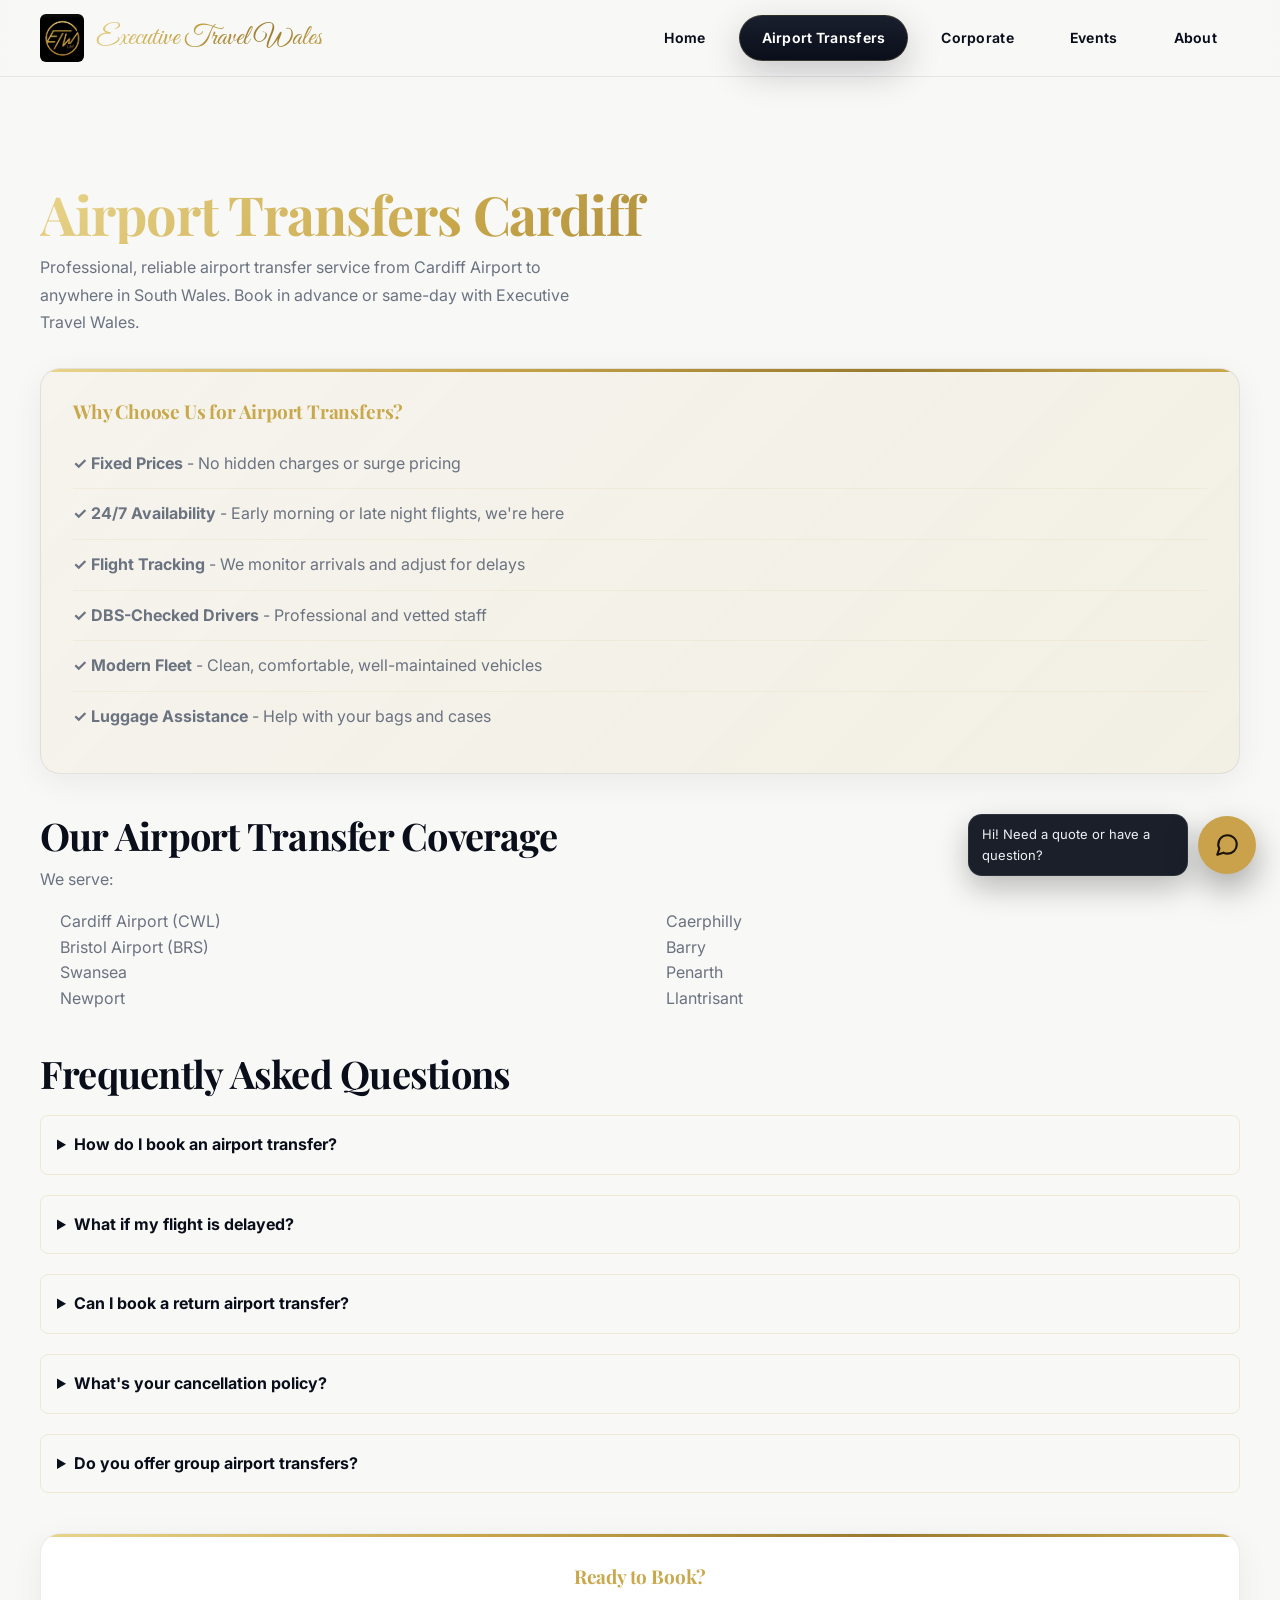
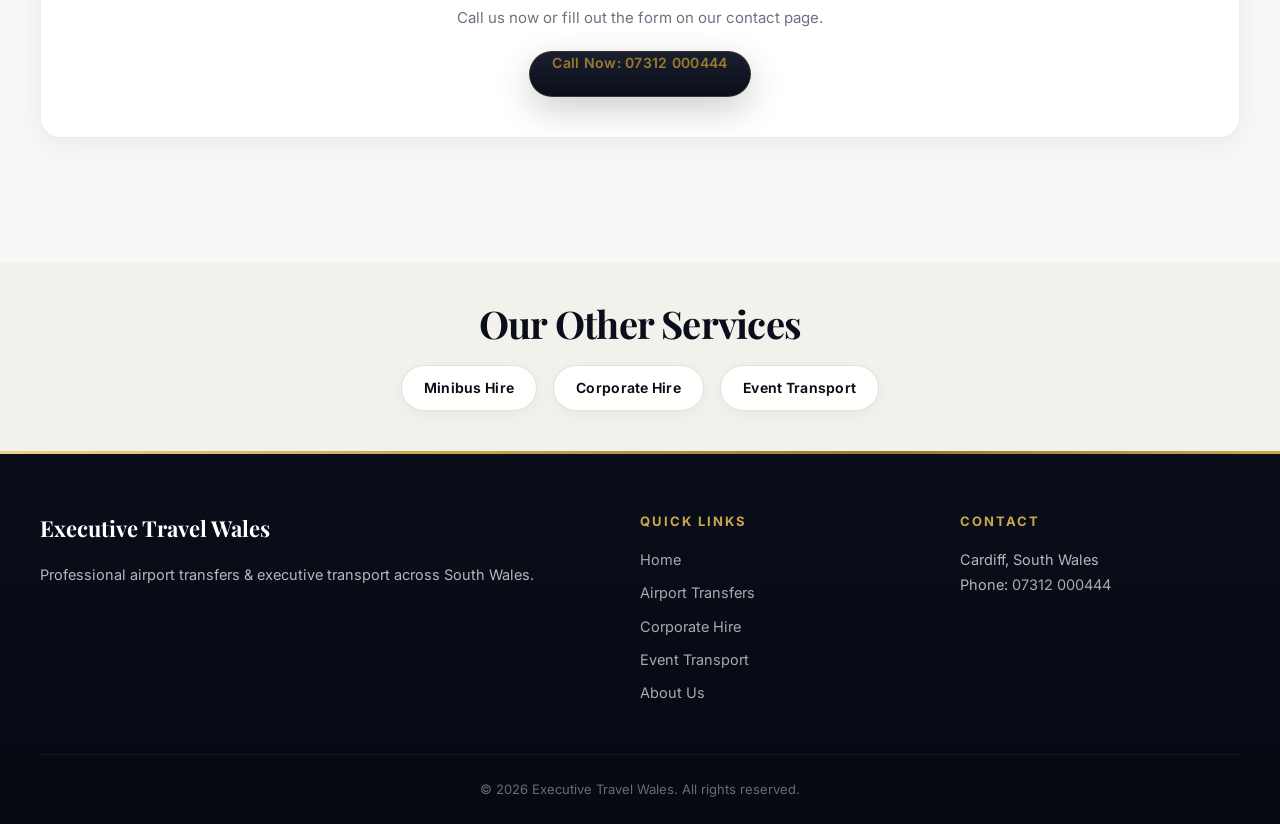
<file: airport-transfers.html>
﻿<!DOCTYPE html>
<html lang="en-GB">
<head>
  <meta charset="utf-8" />
  <meta http-equiv="X-UA-Compatible" content="IE=edge" />
  <meta name="viewport" content="width=device-width, initial-scale=1" />

  <title>Airport Transfers Cardiff | Reliable &amp; Professional Service</title>
  <meta name="description" content="Professional airport transfers from Cardiff airport to South Wales. Book reliable minibus and coach transfers with Executive Travel Wales. DBS-checked drivers, fixed prices, 24/7 availability." />
  <meta name="theme-color" content="#0a0e1a" />
  <meta name="google-site-verification" content="XU6LodgnW0lVkh-CqBrPJkePehv5oGIYyOLi4uN_EjU" />
  <link rel="canonical" href="https://executivetravel.wales/airport-transfers" />
  
  <!-- Open Graph / Social Media -->
  <meta property="og:type" content="website" />
  <meta property="og:url" content="https://executivetravel.wales/airport-transfers" />
  <meta property="og:title" content="Airport Transfers Cardiff | Reliable &amp; Professional Service" />
  <meta property="og:description" content="Professional airport transfers from Cardiff airport. Fixed prices, DBS-checked drivers, 24/7 booking." />
  <meta name="twitter:card" content="summary_large_image" />
  <meta property="og:image" content="https://executivetravel.wales/assets/bus1-new.jpg" />
  <meta name="twitter:image" content="https://executivetravel.wales/assets/bus1-new.jpg" />

  <!-- Additional SEO -->
  <meta name="robots" content="index, follow" />
  <meta name="language" content="English" />
  <link rel="icon" type="image/png" sizes="32x32" href="/assets/favicon-32x32.png" />
  <link rel="icon" type="image/png" sizes="16x16" href="/assets/favicon-16x16.png" />
  <link rel="preconnect" href="https://fonts.googleapis.com">
  <link rel="preconnect" href="https://fonts.gstatic.com" crossorigin>
  <link href="https://fonts.googleapis.com/css2?family=Great+Vibes&family=Inter:wght@300;400;500;600;700;800&family=Playfair+Display:ital,wght@0,400;0,500;0,600;0,700;1,400&display=swap" rel="stylesheet">
  <link rel="stylesheet" href="css/styles.css">

  <!-- JSON-LD Schema -->
  <script type="application/ld+json">
  {
    "@context": "https://schema.org",
    "@type": "LocalBusiness",
    "name": "Executive Travel Wales",
    "description": "Professional airport transfer service from Cardiff Airport across South Wales",
    "url": "https://executivetravel.wales/airport-transfers",
    "telephone": "+447312000444",
    "email": "evantaxiservice@gmail.com",
    "image": "https://executivetravel.wales/assets/bus1-new.jpg",
    "address": {
      "@type": "PostalAddress",
      "streetAddress": "Unit 4e Pant Industrial Estate",
      "addressLocality": "Merthyr Tydfil",
      "addressRegion": "South Wales",
      "postalCode": "CF48 2SR",
      "addressCountry": "GB"
    },
    "geo": {
      "@type": "GeoCoordinates",
      "latitude": 51.749,
      "longitude": -3.378
    },
    "openingHoursSpecification": {
      "@type": "OpeningHoursSpecification",
      "dayOfWeek": ["Monday","Tuesday","Wednesday","Thursday","Friday","Saturday","Sunday"],
      "opens": "00:00",
      "closes": "23:59"
    },
    "areaServed": ["Cardiff", "South Wales", "Newport", "Swansea", "Merthyr Tydfil", "Bridgend"],
    "priceRange": "££-£££",
    "serviceType": "Airport Transfer"
  }
  </script>
  <script type="application/ld+json">
  {
    "@context": "https://schema.org",
    "@type": "BreadcrumbList",
    "itemListElement": [
      {"@type": "ListItem", "position": 1, "name": "Home", "item": "https://executivetravel.wales/"},
      {"@type": "ListItem", "position": 2, "name": "Airport Transfers", "item": "https://executivetravel.wales/airport-transfers"}
    ]
  }
  </script>
  <script type="application/ld+json">
  {
    "@context": "https://schema.org",
    "@type": "FAQPage",
    "mainEntity": [
      {
        "@type": "Question",
        "name": "How do I book an airport transfer?",
        "acceptedAnswer": {
          "@type": "Answer",
          "text": "You can call us on 07312 000444 or fill out the contact form on our website. Provide your flight details, number of passengers, luggage details, and pickup location. We'll confirm availability and provide a fixed quote immediately."
        }
      },
      {
        "@type": "Question",
        "name": "What if my flight is delayed?",
        "acceptedAnswer": {
          "@type": "Answer",
          "text": "We monitor all flight arrivals using real-time tracking. If your flight is delayed, your driver will adjust accordingly at no extra charge. We never charge you for airport delay - only the fixed price agreed on booking."
        }
      },
      {
        "@type": "Question",
        "name": "Can I book a return airport transfer?",
        "acceptedAnswer": {
          "@type": "Answer",
          "text": "Yes! We offer both one-way and return airport transfers. Return bookings include the outbound journey and return pickup at your specified time. A 10% discount applies to return transfers."
        }
      },
      {
        "@type": "Question",
        "name": "What's your cancellation policy?",
        "acceptedAnswer": {
          "@type": "Answer",
          "text": "Cancel for free up to 48 hours before your transfer. Cancellations within 48 hours may incur a charge. If you need to reschedule instead, we're happy to adjust your booking."
        }
      },
      {
        "@type": "Question",
        "name": "Do you offer group airport transfers?",
        "acceptedAnswer": {
          "@type": "Answer",
          "text": "Absolutely! For groups of 8+, we can arrange a coach or multiple vehicles. Group transfers are perfect for tours, corporate teams, and large family holidays. Contact us for group pricing."
        }
      }
    ]
  }
  </script>
</head>
<body>

  <!-- Header -->
  <header>
    <div class="container nav">
      <div class="logo">
        <img src="assets/logo.png" alt="Executive Travel Wales logo" />
        <span>Executive Travel Wales</span>
      </div>
      <nav class="cta">
        <a href="index.html" class="btn btn-ghost">Home</a>
        <a href="airport-transfers.html" class="btn btn-primary">Airport Transfers</a>
        <a href="corporate-hire.html" class="btn btn-ghost">Corporate</a>
        <a href="event-transport.html" class="btn btn-ghost">Events</a>
        <a href="aboutus.html" class="btn btn-ghost">About</a>
      </nav>
    </div>
  </header>

  <!-- Main -->
  <main class="container">
    <section>
      <h1 class="gold-heading">Airport Transfers Cardiff</h1>
      <p class="section-desc">Professional, reliable airport transfer service from Cardiff Airport to anywhere in South Wales. Book in advance or same-day with Executive Travel Wales.</p>

      <div class="card" style="margin-top:32px; background: linear-gradient(135deg, rgba(201,168,76,.05), rgba(201,168,76,.1));">
        <h2 style="color: #c9a84c; margin-bottom: 16px;">Why Choose Us for Airport Transfers?</h2>
        <ul style="list-style: none; padding: 0;">
          <li style="padding: 12px 0; border-bottom: 1px solid rgba(201,168,76,.1);"><strong>✓ Fixed Prices</strong> - No hidden charges or surge pricing</li>
          <li style="padding: 12px 0; border-bottom: 1px solid rgba(201,168,76,.1);"><strong>✓ 24/7 Availability</strong> - Early morning or late night flights, we're here</li>
          <li style="padding: 12px 0; border-bottom: 1px solid rgba(201,168,76,.1);"><strong>✓ Flight Tracking</strong> - We monitor arrivals and adjust for delays</li>
          <li style="padding: 12px 0; border-bottom: 1px solid rgba(201,168,76,.1);"><strong>✓ DBS-Checked Drivers</strong> - Professional and vetted staff</li>
          <li style="padding: 12px 0; border-bottom: 1px solid rgba(201,168,76,.1);"><strong>✓ Modern Fleet</strong> - Clean, comfortable, well-maintained vehicles</li>
          <li style="padding: 12px 0;"><strong>✓ Luggage Assistance</strong> - Help with your bags and cases</li>
        </ul>
      </div>

      <h2 style="margin-top: 40px;">Our Airport Transfer Coverage</h2>
      <p class="section-desc">We serve:</p>
      <ul style="columns: 2; column-gap: 32px; padding-left: 20px;">
        <li>Cardiff Airport (CWL)</li>
        <li>Bristol Airport (BRS)</li>
        <li>Swansea</li>
        <li>Newport</li>
        <li>Caerphilly</li>
        <li>Barry</li>
        <li>Penarth</li>
        <li>Llantrisant</li>
      </ul>

      <h2 style="margin-top: 40px;">Frequently Asked Questions</h2>
      
      <details style="margin: 20px 0; padding: 16px; border: 1px solid rgba(201,168,76,.2); border-radius: 8px; cursor: pointer;">
        <summary style="font-weight: 600; color: #0a0e1a;"><strong>How do I book an airport transfer?</strong></summary>
        <p style="margin-top: 12px; color: #6b7280;">You can call us on 07312 000444 or fill out the contact form on our website. Provide your flight details, number of passengers, luggage details, and pickup location. We'll confirm availability and provide a fixed quote immediately.</p>
      </details>

      <details style="margin: 20px 0; padding: 16px; border: 1px solid rgba(201,168,76,.2); border-radius: 8px; cursor: pointer;">
        <summary style="font-weight: 600; color: #0a0e1a;"><strong>What if my flight is delayed?</strong></summary>
        <p style="margin-top: 12px; color: #6b7280;">We monitor all flight arrivals using real-time tracking. If your flight is delayed, your driver will adjust accordingly at no extra charge. We never charge you for airport delay - only the fixed price agreed on booking.</p>
      </details>

      <details style="margin: 20px 0; padding: 16px; border: 1px solid rgba(201,168,76,.2); border-radius: 8px; cursor: pointer;">
        <summary style="font-weight: 600; color: #0a0e1a;"><strong>Can I book a return airport transfer?</strong></summary>
        <p style="margin-top: 12px; color: #6b7280;">Yes! We offer both one-way and return airport transfers. Return bookings include the outbound journey and return pickup at your specified time. A 10% discount applies to return transfers.</p>
      </details>

      <details style="margin: 20px 0; padding: 16px; border: 1px solid rgba(201,168,76,.2); border-radius: 8px; cursor: pointer;">
        <summary style="font-weight: 600; color: #0a0e1a;"><strong>What's your cancellation policy?</strong></summary>
        <p style="margin-top: 12px; color: #6b7280;">Cancel for free up to 48 hours before your transfer. Cancellations within 48 hours may incur a charge. If you need to reschedule instead, we're happy to adjust your booking.</p>
      </details>

      <details style="margin: 20px 0; padding: 16px; border: 1px solid rgba(201,168,76,.2); border-radius: 8px; cursor: pointer;">
        <summary style="font-weight: 600; color: #0a0e1a;"><strong>Do you offer group airport transfers?</strong></summary>
        <p style="margin-top: 12px; color: #6b7280;">Absolutely! For groups of 8+, we can arrange a coach or multiple vehicles. Group transfers are perfect for tours, corporate teams, and large family holidays. Contact us for group pricing.</p>
      </details>

      <div class="card" style="margin-top: 40px; text-align: center;">
        <h2 style="color: #c9a84c; margin-bottom: 16px;">Ready to Book?</h2>
        <p style="color: #6b7280; margin-bottom: 20px;">Call us now or fill out the form on our contact page.</p>
        <a href="tel:+447312000444" class="btn btn-primary" style="display: inline-block;">Call Now: 07312 000444</a>
      </div>
    </section>
  </main>

  <!-- Related Services -->
  <section style="background:var(--bg-warm);padding:40px 0;">
    <div class="container" style="text-align:center;">
      <h2 style="margin-bottom:20px;">Our Other Services</h2>
      <div style="display:flex;gap:16px;justify-content:center;flex-wrap:wrap;">
        <a href="minibus-hire.html" class="btn btn-outline">Minibus Hire</a>
        <a href="corporate-hire.html" class="btn btn-outline">Corporate Hire</a>
        <a href="event-transport.html" class="btn btn-outline">Event Transport</a>
      </div>
    </div>
  </section>

  <!-- Footer -->
  <footer class="footer">
    <div class="container cols">
      <div>
        <h3>Executive Travel Wales</h3>
        <p>Professional airport transfers &amp; executive transport across South Wales.</p>
      </div>
      <div>
        <h4>Quick Links</h4>
        <ul>
          <li><a href="index.html">Home</a></li>
          <li><a href="airport-transfers.html">Airport Transfers</a></li>
          <li><a href="corporate-hire.html">Corporate Hire</a></li>
          <li><a href="event-transport.html">Event Transport</a></li>
          <li><a href="aboutus.html">About Us</a></li>
        </ul>
      </div>
      <div>
        <h4>Contact</h4>
        <p>Cardiff, South Wales<br>
        Phone: <a href="tel:+447312000444">07312 000444</a></p>
      </div>
    </div>
    <div class="copyright center">
      &copy; <span id="y"></span> Executive Travel Wales. All rights reserved.
    </div>
  </footer>

  <script src="js/main.js" defer></script>

  <!-- Executive Travel Wales AI chat widget -->
  <script src="/widget/widget.js"
    data-worker-url="https://executive-travel-wales-chatbot.evanstaxis.workers.dev"
    data-accent="#c9a24b"
    data-greeting="Hi! Need a quote or have a question?"></script>
</body>
</html>
</file>
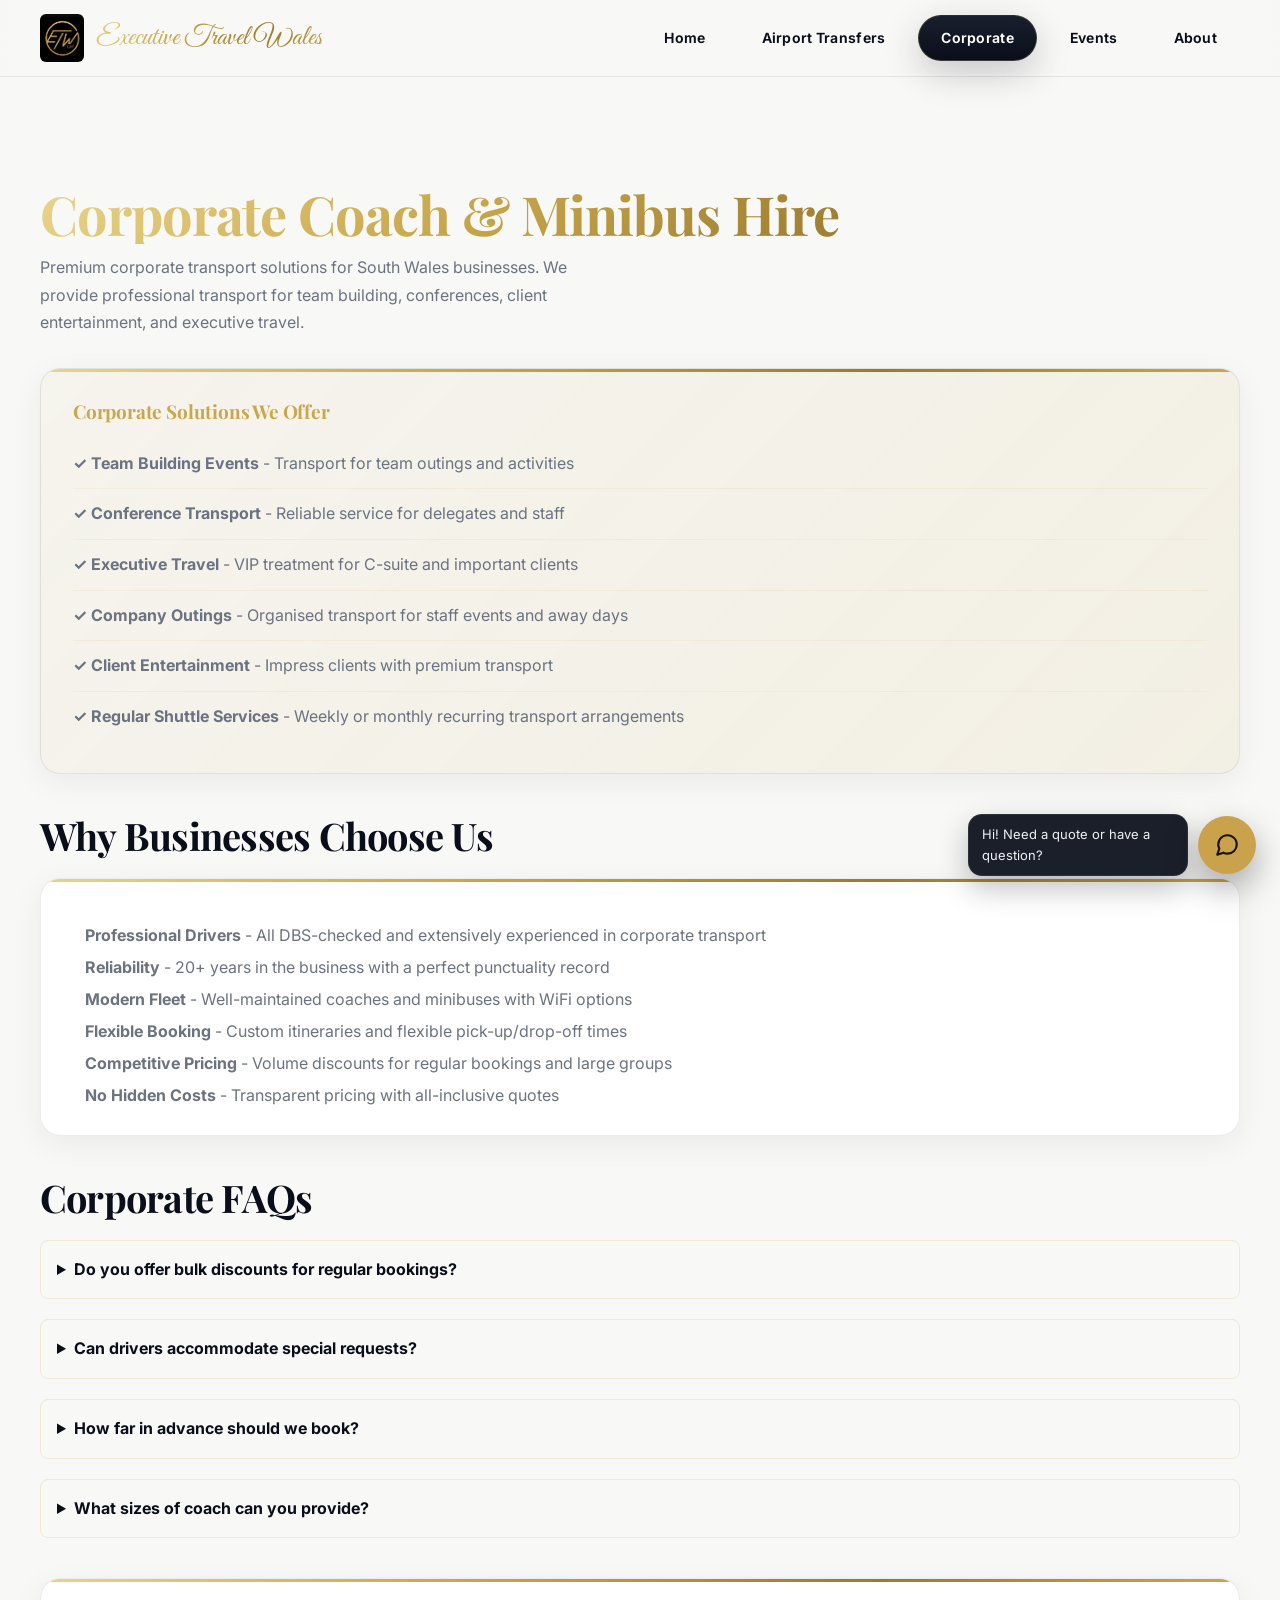
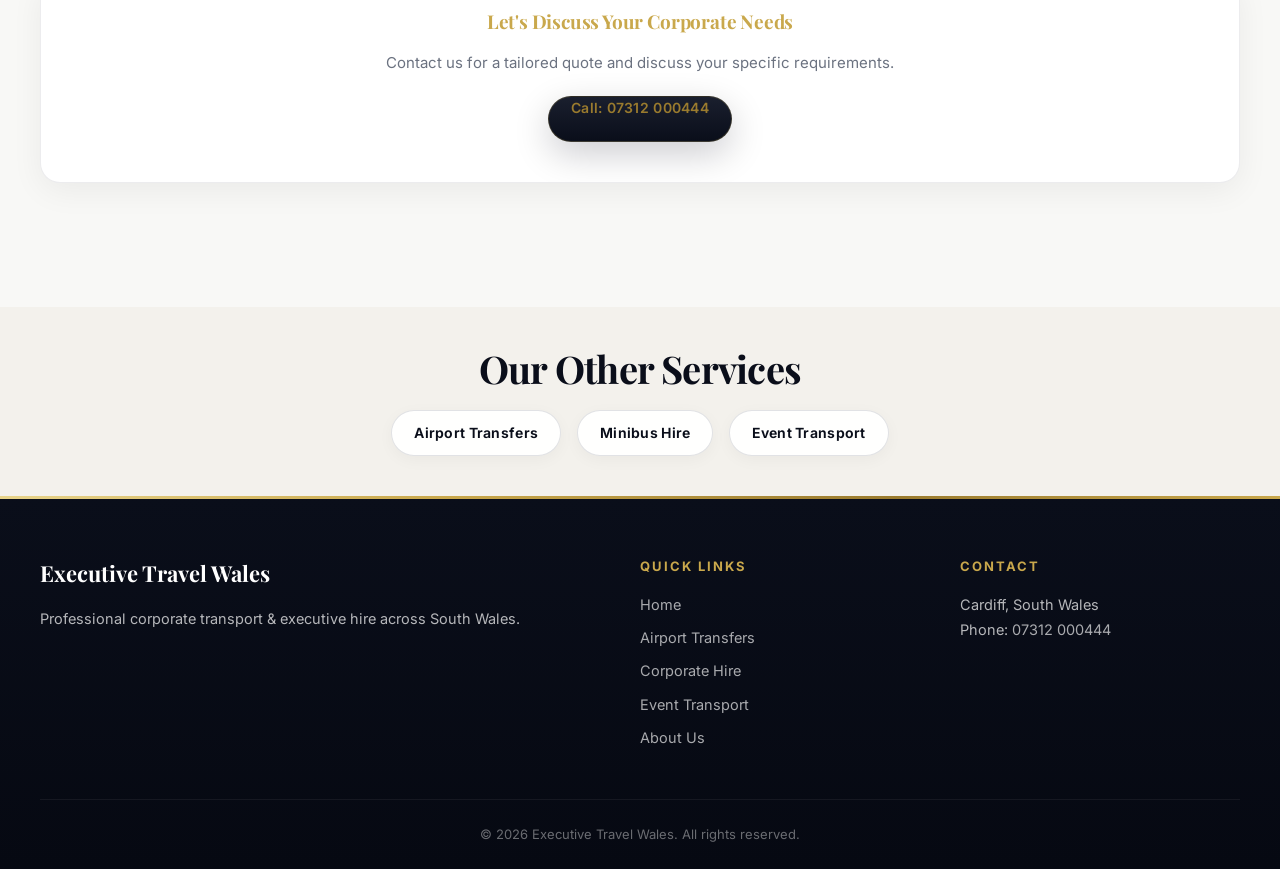
<file: corporate-hire.html>
﻿<!DOCTYPE html>
<html lang="en-GB">
<head>
  <meta charset="utf-8" />
  <meta http-equiv="X-UA-Compatible" content="IE=edge" />
  <meta name="viewport" content="width=device-width, initial-scale=1" />

  <title>Corporate Coach Hire Wales | Executive Travel Solution</title>
  <meta name="description" content="Professional corporate coach and minibus hire for South Wales. Executive transport for business travel, team events, conferences. DBS-checked drivers, luxury fleet." />
  <meta name="theme-color" content="#0a0e1a" />
  <meta name="google-site-verification" content="XU6LodgnW0lVkh-CqBrPJkePehv5oGIYyOLi4uN_EjU" />
  <link rel="canonical" href="https://executivetravel.wales/corporate-hire" />
  
  <!-- Open Graph / Social Media -->
  <meta property="og:type" content="website" />
  <meta property="og:url" content="https://executivetravel.wales/corporate-hire" />
  <meta property="og:title" content="Corporate Coach Hire Wales | Executive Travel Solution" />
  <meta property="og:description" content="Professional corporate transport for team events, business travel, and conferences in South Wales." />
  <meta name="twitter:card" content="summary_large_image" />
  <meta property="og:image" content="https://executivetravel.wales/assets/bus4-new.jpg" />
  <meta name="twitter:image" content="https://executivetravel.wales/assets/bus4-new.jpg" />

  <!-- Additional SEO -->
  <meta name="robots" content="index, follow" />
  <meta name="language" content="English" />
  <link rel="icon" type="image/png" sizes="32x32" href="/assets/favicon-32x32.png" />
  <link rel="icon" type="image/png" sizes="16x16" href="/assets/favicon-16x16.png" />
  <link rel="preconnect" href="https://fonts.googleapis.com">
  <link rel="preconnect" href="https://fonts.gstatic.com" crossorigin>
  <link href="https://fonts.googleapis.com/css2?family=Great+Vibes&family=Inter:wght@300;400;500;600;700;800&family=Playfair+Display:ital,wght@0,400;0,500;0,600;0,700;1,400&display=swap" rel="stylesheet">
  <link rel="stylesheet" href="css/styles.css">

  <!-- JSON-LD Schema -->
  <script type="application/ld+json">
  {
    "@context": "https://schema.org",
    "@type": "LocalBusiness",
    "name": "Executive Travel Wales",
    "description": "Professional corporate coach and minibus hire for South Wales businesses",
    "url": "https://executivetravel.wales/corporate-hire",
    "telephone": "+447312000444",
    "email": "evantaxiservice@gmail.com",
    "image": "https://executivetravel.wales/assets/bus4-new.jpg",
    "address": {
      "@type": "PostalAddress",
      "streetAddress": "Unit 4e Pant Industrial Estate",
      "addressLocality": "Merthyr Tydfil",
      "addressRegion": "South Wales",
      "postalCode": "CF48 2SR",
      "addressCountry": "GB"
    },
    "geo": {
      "@type": "GeoCoordinates",
      "latitude": 51.749,
      "longitude": -3.378
    },
    "openingHoursSpecification": {
      "@type": "OpeningHoursSpecification",
      "dayOfWeek": ["Monday","Tuesday","Wednesday","Thursday","Friday","Saturday","Sunday"],
      "opens": "00:00",
      "closes": "23:59"
    },
    "areaServed": ["Cardiff", "South Wales", "Newport", "Swansea", "Merthyr Tydfil", "Bridgend"],
    "priceRange": "££-£££",
    "serviceType": "Corporate Transport"
  }
  </script>
  <script type="application/ld+json">
  {
    "@context": "https://schema.org",
    "@type": "BreadcrumbList",
    "itemListElement": [
      {"@type": "ListItem", "position": 1, "name": "Home", "item": "https://executivetravel.wales/"},
      {"@type": "ListItem", "position": 2, "name": "Corporate Hire", "item": "https://executivetravel.wales/corporate-hire"}
    ]
  }
  </script>
  <script type="application/ld+json">
  {
    "@context": "https://schema.org",
    "@type": "FAQPage",
    "mainEntity": [
      {
        "@type": "Question",
        "name": "Do you offer bulk discounts for regular bookings?",
        "acceptedAnswer": {
          "@type": "Answer",
          "text": "Yes! We provide special rates for companies with regular transport needs. Monthly contracts and bulk bookings receive 15-20% discounts. Contact us to discuss your requirements."
        }
      },
      {
        "@type": "Question",
        "name": "Can drivers accommodate special requests?",
        "acceptedAnswer": {
          "@type": "Answer",
          "text": "Absolutely. From route preferences to passenger assistance, our drivers are trained to handle all requests professionally. We can arrange WiFi, refreshments, specific music, or any other requirements you mention."
        }
      },
      {
        "@type": "Question",
        "name": "How far in advance should we book?",
        "acceptedAnswer": {
          "@type": "Answer",
          "text": "We recommend booking 2-4 weeks ahead for corporate events, but we can accommodate shorter notice if vehicles are available. Emergency bookings are often possible - just call us."
        }
      },
      {
        "@type": "Question",
        "name": "What sizes of coach can you provide?",
        "acceptedAnswer": {
          "@type": "Answer",
          "text": "We offer minibuses for 8-16 passengers and coaches for up to 49 passengers. Mixed fleet solutions available for very large groups."
        }
      }
    ]
  }
  </script>
</head>
<body>

  <!-- Header -->
  <header>
    <div class="container nav">
      <div class="logo">
        <img src="assets/logo.png" alt="Executive Travel Wales logo" />
        <span>Executive Travel Wales</span>
      </div>
      <nav class="cta">
        <a href="index.html" class="btn btn-ghost">Home</a>
        <a href="airport-transfers.html" class="btn btn-ghost">Airport Transfers</a>
        <a href="corporate-hire.html" class="btn btn-primary">Corporate</a>
        <a href="event-transport.html" class="btn btn-ghost">Events</a>
        <a href="aboutus.html" class="btn btn-ghost">About</a>
      </nav>
    </div>
  </header>

  <!-- Main -->
  <main class="container">
    <section>
      <h1 class="gold-heading">Corporate Coach &amp; Minibus Hire</h1>
      <p class="section-desc">Premium corporate transport solutions for South Wales businesses. We provide professional transport for team building, conferences, client entertainment, and executive travel.</p>

      <div class="card" style="margin-top:32px; background: linear-gradient(135deg, rgba(201,168,76,.05), rgba(201,168,76,.1));">
        <h2 style="color: #c9a84c; margin-bottom: 16px;">Corporate Solutions We Offer</h2>
        <ul style="list-style: none; padding: 0;">
          <li style="padding: 12px 0; border-bottom: 1px solid rgba(201,168,76,.1);"><strong>✓ Team Building Events</strong> - Transport for team outings and activities</li>
          <li style="padding: 12px 0; border-bottom: 1px solid rgba(201,168,76,.1);"><strong>✓ Conference Transport</strong> - Reliable service for delegates and staff</li>
          <li style="padding: 12px 0; border-bottom: 1px solid rgba(201,168,76,.1);"><strong>✓ Executive Travel</strong> - VIP treatment for C-suite and important clients</li>
          <li style="padding: 12px 0; border-bottom: 1px solid rgba(201,168,76,.1);"><strong>✓ Company Outings</strong> - Organised transport for staff events and away days</li>
          <li style="padding: 12px 0; border-bottom: 1px solid rgba(201,168,76,.1);"><strong>✓ Client Entertainment</strong> - Impress clients with premium transport</li>
          <li style="padding: 12px 0;"><strong>✓ Regular Shuttle Services</strong> - Weekly or monthly recurring transport arrangements</li>
        </ul>
      </div>

      <h2 style="margin-top: 40px;">Why Businesses Choose Us</h2>
      <div class="card" style="margin-top: 20px; padding: 24px;">
        <ul style="padding-left: 20px; line-height: 2;">
          <li><strong>Professional Drivers</strong> - All DBS-checked and extensively experienced in corporate transport</li>
          <li><strong>Reliability</strong> - 20+ years in the business with a perfect punctuality record</li>
          <li><strong>Modern Fleet</strong> - Well-maintained coaches and minibuses with WiFi options</li>
          <li><strong>Flexible Booking</strong> - Custom itineraries and flexible pick-up/drop-off times</li>
          <li><strong>Competitive Pricing</strong> - Volume discounts for regular bookings and large groups</li>
          <li><strong>No Hidden Costs</strong> - Transparent pricing with all-inclusive quotes</li>
        </ul>
      </div>

      <h2 style="margin-top: 40px;">Corporate FAQs</h2>
      
      <details style="margin: 20px 0; padding: 16px; border: 1px solid rgba(201,168,76,.2); border-radius: 8px; cursor: pointer;">
        <summary style="font-weight: 600; color: #0a0e1a;"><strong>Do you offer bulk discounts for regular bookings?</strong></summary>
        <p style="margin-top: 12px; color: #6b7280;">Yes! We provide special rates for companies with regular transport needs. Monthly contracts and bulk bookings receive 15-20% discounts. Contact us to discuss your requirements.</p>
      </details>

      <details style="margin: 20px 0; padding: 16px; border: 1px solid rgba(201,168,76,.2); border-radius: 8px; cursor: pointer;">
        <summary style="font-weight: 600; color: #0a0e1a;"><strong>Can drivers accommodate special requests?</strong></summary>
        <p style="margin-top: 12px; color: #6b7280;">Absolutely. From route preferences to passenger assistance, our drivers are trained to handle all requests professionally. We can arrange WiFi, refreshments, specific music, or any other requirements you mention.</p>
      </details>

      <details style="margin: 20px 0; padding: 16px; border: 1px solid rgba(201,168,76,.2); border-radius: 8px; cursor: pointer;">
        <summary style="font-weight: 600; color: #0a0e1a;"><strong>How far in advance should we book?</strong></summary>
        <p style="margin-top: 12px; color: #6b7280;">We recommend booking 2-4 weeks ahead for corporate events, but we can accommodate shorter notice if vehicles are available. Emergency bookings are often possible - just call us.</p>
      </details>

      <details style="margin: 20px 0; padding: 16px; border: 1px solid rgba(201,168,76,.2); border-radius: 8px; cursor: pointer;">
        <summary style="font-weight: 600; color: #0a0e1a;"><strong>What sizes of coach can you provide?</strong></summary>
        <p style="margin-top: 12px; color: #6b7280;">We offer minibuses for 8-16 passengers and coaches for up to 49 passengers. Mixed fleet solutions available for very large groups.</p>
      </details>

      <div class="card" style="margin-top: 40px; text-align: center;">
        <h2 style="color: #c9a84c; margin-bottom: 16px;">Let's Discuss Your Corporate Needs</h2>
        <p style="color: #6b7280; margin-bottom: 20px;">Contact us for a tailored quote and discuss your specific requirements.</p>
        <a href="tel:+447312000444" class="btn btn-primary" style="display: inline-block;">Call: 07312 000444</a>
      </div>
    </section>
  </main>

  <!-- Related Services -->
  <section style="background:var(--bg-warm);padding:40px 0;">
    <div class="container" style="text-align:center;">
      <h2 style="margin-bottom:20px;">Our Other Services</h2>
      <div style="display:flex;gap:16px;justify-content:center;flex-wrap:wrap;">
        <a href="airport-transfers.html" class="btn btn-outline">Airport Transfers</a>
        <a href="minibus-hire.html" class="btn btn-outline">Minibus Hire</a>
        <a href="event-transport.html" class="btn btn-outline">Event Transport</a>
      </div>
    </div>
  </section>

  <!-- Footer -->
  <footer class="footer">
    <div class="container cols">
      <div>
        <h3>Executive Travel Wales</h3>
        <p>Professional corporate transport &amp; executive hire across South Wales.</p>
      </div>
      <div>
        <h4>Quick Links</h4>
        <ul>
          <li><a href="index.html">Home</a></li>
          <li><a href="airport-transfers.html">Airport Transfers</a></li>
          <li><a href="corporate-hire.html">Corporate Hire</a></li>
          <li><a href="event-transport.html">Event Transport</a></li>
          <li><a href="aboutus.html">About Us</a></li>
        </ul>
      </div>
      <div>
        <h4>Contact</h4>
        <p>Cardiff, South Wales<br>
        Phone: <a href="tel:+447312000444">07312 000444</a></p>
      </div>
    </div>
    <div class="copyright center">
      &copy; <span id="y"></span> Executive Travel Wales. All rights reserved.
    </div>
  </footer>

  <script src="js/main.js" defer></script>

  <!-- Executive Travel Wales AI chat widget -->
  <script src="/widget/widget.js"
    data-worker-url="https://executive-travel-wales-chatbot.evanstaxis.workers.dev"
    data-accent="#c9a24b"
    data-greeting="Hi! Need a quote or have a question?"></script>
</body>
</html>
</file>
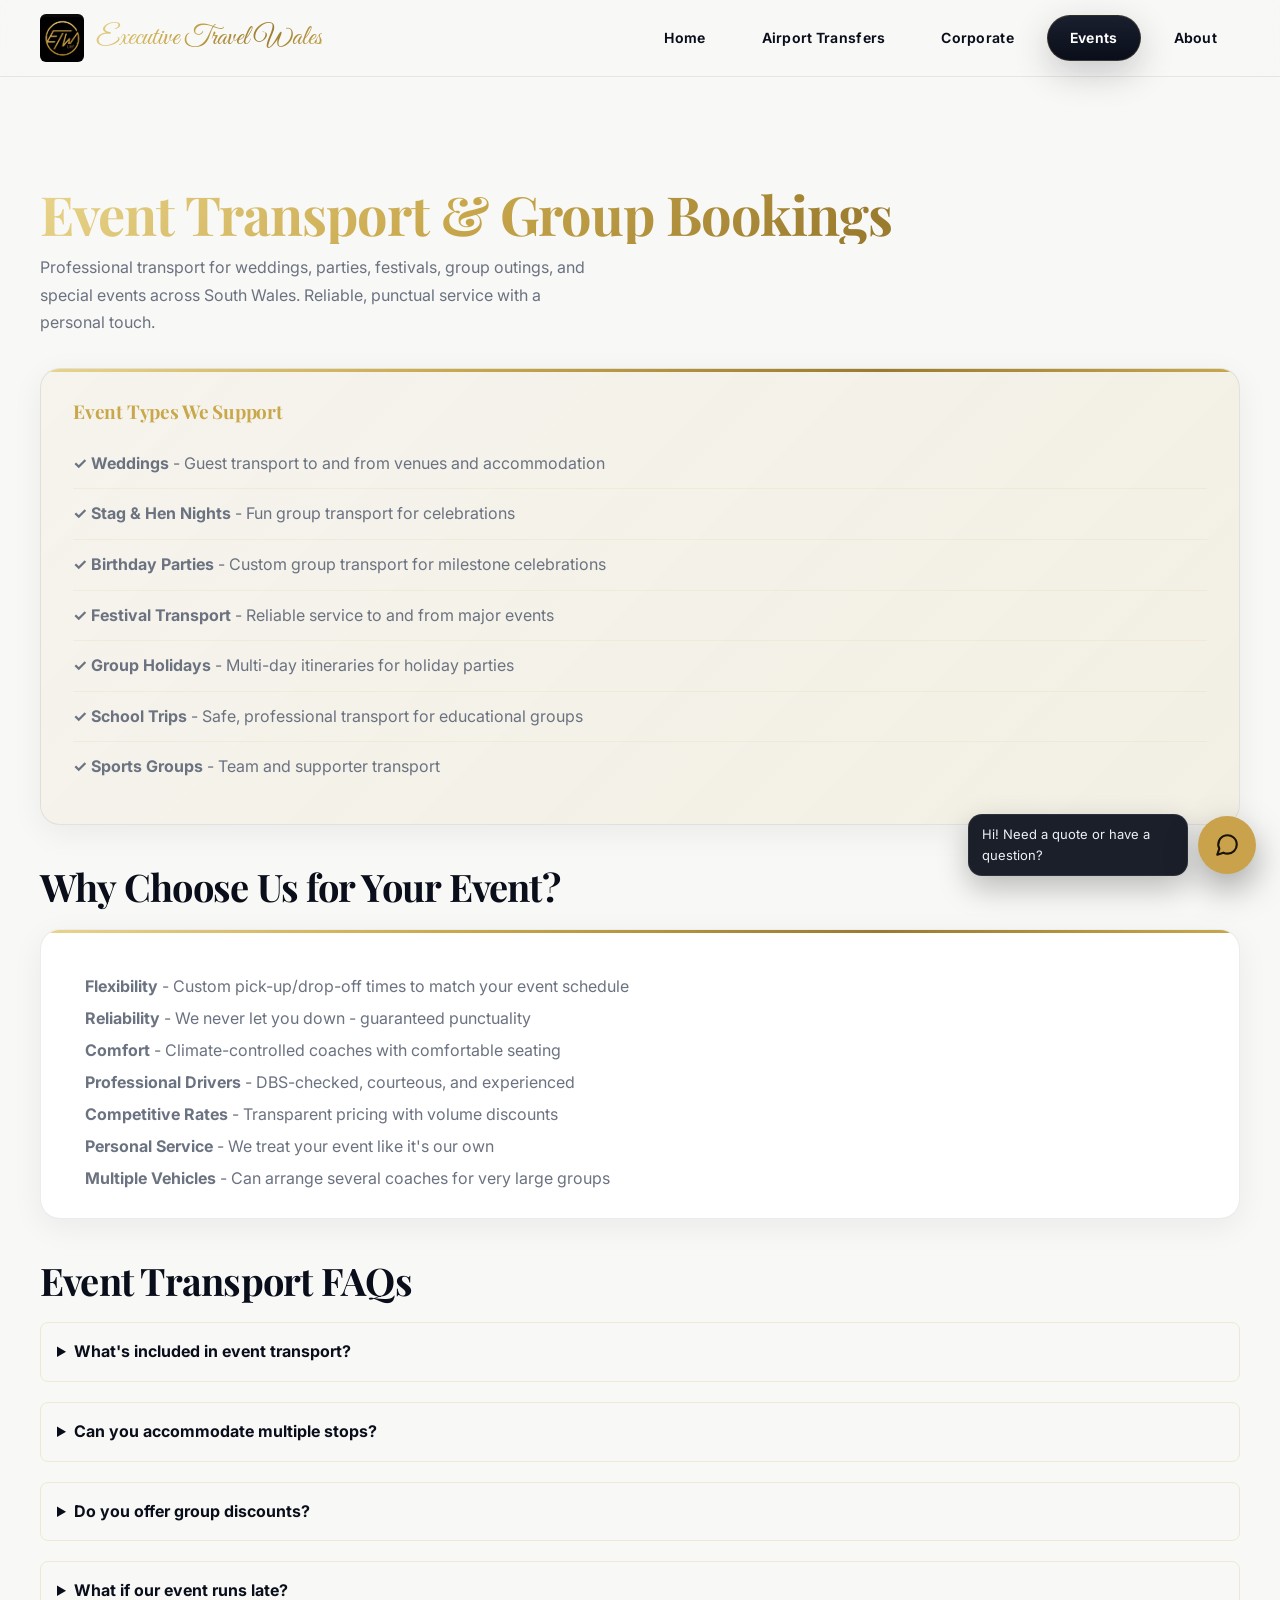
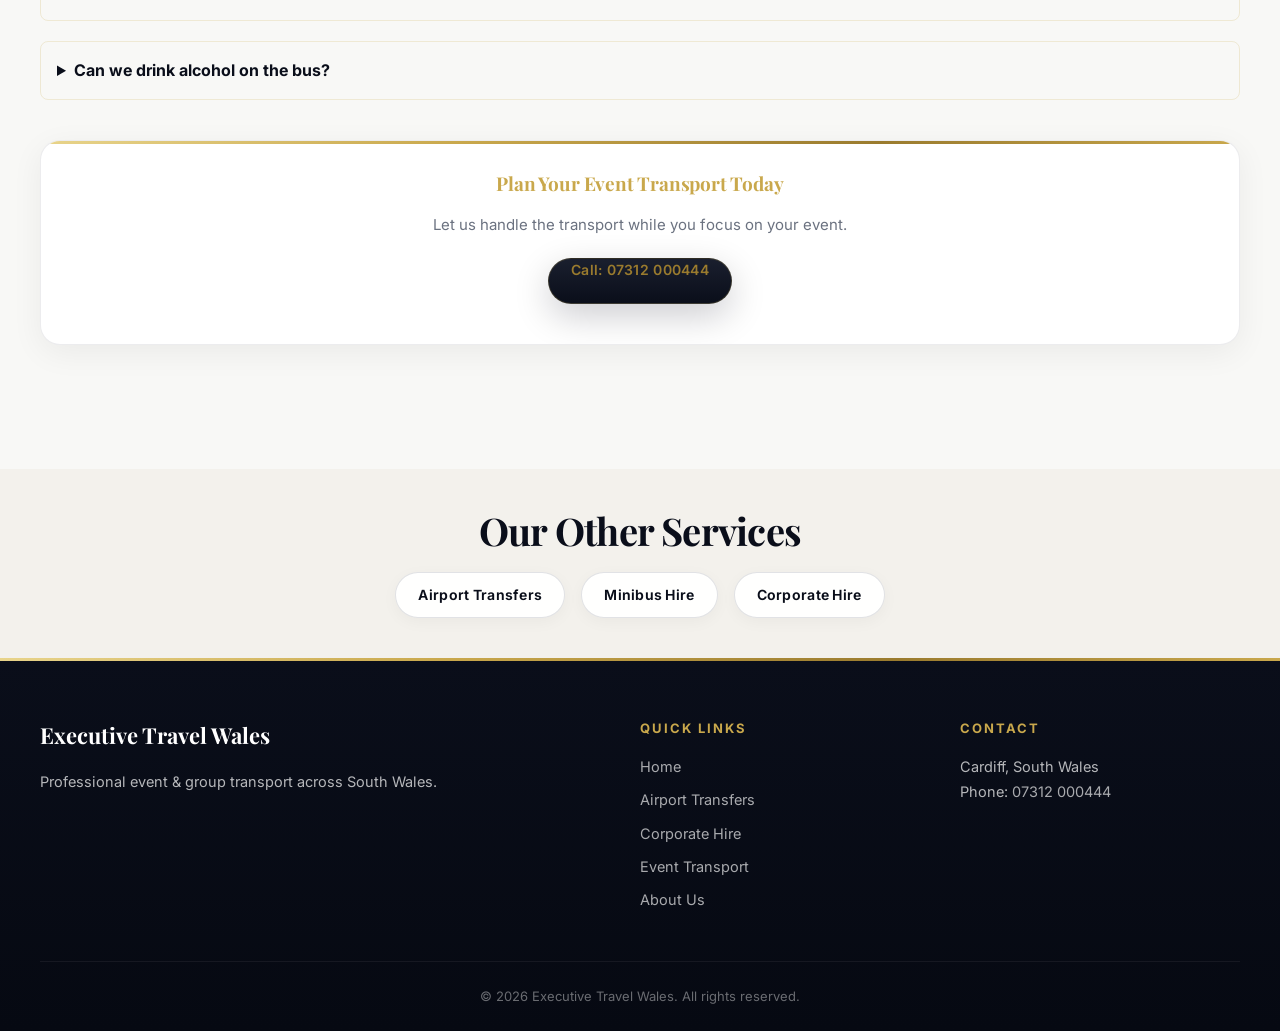
<file: event-transport.html>
﻿<!DOCTYPE html>
<html lang="en-GB">
<head>
  <meta charset="utf-8" />
  <meta http-equiv="X-UA-Compatible" content="IE=edge" />
  <meta name="viewport" content="width=device-width, initial-scale=1" />

  <title>Event Transport &amp; Coach Hire Wales | Professional Service</title>
  <meta name="description" content="Professional event transport for weddings, parties, festivals, and group outings in South Wales. Reliable coaches and minibuses for events of all sizes." />
  <meta name="theme-color" content="#0a0e1a" />
  <meta name="google-site-verification" content="XU6LodgnW0lVkh-CqBrPJkePehv5oGIYyOLi4uN_EjU" />
  <link rel="canonical" href="https://executivetravel.wales/event-transport" />
  
  <!-- Open Graph / Social Media -->
  <meta property="og:type" content="website" />
  <meta property="og:url" content="https://executivetravel.wales/event-transport" />
  <meta property="og:title" content="Event Transport &amp; Coach Hire Wales | Professional Service" />
  <meta property="og:description" content="Professional transport for weddings, parties, festivals and events in South Wales." />
  <meta name="twitter:card" content="summary_large_image" />
  <meta property="og:image" content="https://executivetravel.wales/assets/bus6-new.jpg" />
  <meta name="twitter:image" content="https://executivetravel.wales/assets/bus6-new.jpg" />

  <!-- Additional SEO -->
  <meta name="robots" content="index, follow" />
  <meta name="language" content="English" />
  <link rel="icon" type="image/png" sizes="32x32" href="/assets/favicon-32x32.png" />
  <link rel="icon" type="image/png" sizes="16x16" href="/assets/favicon-16x16.png" />
  <link rel="preconnect" href="https://fonts.googleapis.com">
  <link rel="preconnect" href="https://fonts.gstatic.com" crossorigin>
  <link href="https://fonts.googleapis.com/css2?family=Great+Vibes&family=Inter:wght@300;400;500;600;700;800&family=Playfair+Display:ital,wght@0,400;0,500;0,600;0,700;1,400&display=swap" rel="stylesheet">
  <link rel="stylesheet" href="css/styles.css">

  <!-- JSON-LD Schema -->
  <script type="application/ld+json">
  {
    "@context": "https://schema.org",
    "@type": "LocalBusiness",
    "name": "Executive Travel Wales",
    "description": "Professional event and party transport for weddings, festivals, and group outings in South Wales",
    "url": "https://executivetravel.wales/event-transport",
    "telephone": "+447312000444",
    "email": "evantaxiservice@gmail.com",
    "image": "https://executivetravel.wales/assets/bus6-new.jpg",
    "address": {
      "@type": "PostalAddress",
      "streetAddress": "Unit 4e Pant Industrial Estate",
      "addressLocality": "Merthyr Tydfil",
      "addressRegion": "South Wales",
      "postalCode": "CF48 2SR",
      "addressCountry": "GB"
    },
    "geo": {
      "@type": "GeoCoordinates",
      "latitude": 51.749,
      "longitude": -3.378
    },
    "openingHoursSpecification": {
      "@type": "OpeningHoursSpecification",
      "dayOfWeek": ["Monday","Tuesday","Wednesday","Thursday","Friday","Saturday","Sunday"],
      "opens": "00:00",
      "closes": "23:59"
    },
    "areaServed": ["Cardiff", "South Wales", "Newport", "Swansea", "Merthyr Tydfil", "Bridgend"],
    "priceRange": "££-£££",
    "serviceType": "Event Transport"
  }
  </script>
  <script type="application/ld+json">
  {
    "@context": "https://schema.org",
    "@type": "BreadcrumbList",
    "itemListElement": [
      {"@type": "ListItem", "position": 1, "name": "Home", "item": "https://executivetravel.wales/"},
      {"@type": "ListItem", "position": 2, "name": "Event Transport", "item": "https://executivetravel.wales/event-transport"}
    ]
  }
  </script>
  <script type="application/ld+json">
  {
    "@context": "https://schema.org",
    "@type": "FAQPage",
    "mainEntity": [
      {
        "@type": "Question",
        "name": "What's included in event transport?",
        "acceptedAnswer": {
          "@type": "Answer",
          "text": "Our packages include the vehicle, professional driver, fuel, and parking. Optional extras include welcome signs, specific music playlists, and refreshments. Discuss your preferences when booking."
        }
      },
      {
        "@type": "Question",
        "name": "Can you accommodate multiple stops?",
        "acceptedAnswer": {
          "@type": "Answer",
          "text": "Yes! We can arrange event itineraries with multiple stops - hotel to venue to celebration venue, etc. Just outline your plan and we'll create a tailored schedule."
        }
      },
      {
        "@type": "Question",
        "name": "Do you offer group discounts?",
        "acceptedAnswer": {
          "@type": "Answer",
          "text": "We offer 15-20% group discounts for large bookings (40+ passengers). The more guests you have, the better the rate. Call us for a personalised quote."
        }
      },
      {
        "@type": "Question",
        "name": "What if our event runs late?",
        "acceptedAnswer": {
          "@type": "Answer",
          "text": "We're flexible! If your event runs over time, we can extend the booking. Simply let us know in advance or call your driver for last-minute adjustments."
        }
      },
      {
        "@type": "Question",
        "name": "Can we drink alcohol on the bus?",
        "acceptedAnswer": {
          "@type": "Answer",
          "text": "Alcoholic beverages can be enjoyed onboard during celebrations. However, passengers must remain well-behaved. Our drivers reserve the right to refuse service to anyone intoxicated or disruptive."
        }
      }
    ]
  }
  </script>
</head>
<body>

  <!-- Header -->
  <header>
    <div class="container nav">
      <div class="logo">
        <img src="assets/logo.png" alt="Executive Travel Wales logo" />
        <span>Executive Travel Wales</span>
      </div>
      <nav class="cta">
        <a href="index.html" class="btn btn-ghost">Home</a>
        <a href="airport-transfers.html" class="btn btn-ghost">Airport Transfers</a>
        <a href="corporate-hire.html" class="btn btn-ghost">Corporate</a>
        <a href="event-transport.html" class="btn btn-primary">Events</a>
        <a href="aboutus.html" class="btn btn-ghost">About</a>
      </nav>
    </div>
  </header>

  <!-- Main -->
  <main class="container">
    <section>
      <h1 class="gold-heading">Event Transport &amp; Group Bookings</h1>
      <p class="section-desc">Professional transport for weddings, parties, festivals, group outings, and special events across South Wales. Reliable, punctual service with a personal touch.</p>

      <div class="card" style="margin-top:32px; background: linear-gradient(135deg, rgba(201,168,76,.05), rgba(201,168,76,.1));">
        <h2 style="color: #c9a84c; margin-bottom: 16px;">Event Types We Support</h2>
        <ul style="list-style: none; padding: 0;">
          <li style="padding: 12px 0; border-bottom: 1px solid rgba(201,168,76,.1);"><strong>✓ Weddings</strong> - Guest transport to and from venues and accommodation</li>
          <li style="padding: 12px 0; border-bottom: 1px solid rgba(201,168,76,.1);"><strong>✓ Stag &amp; Hen Nights</strong> - Fun group transport for celebrations</li>
          <li style="padding: 12px 0; border-bottom: 1px solid rgba(201,168,76,.1);"><strong>✓ Birthday Parties</strong> - Custom group transport for milestone celebrations</li>
          <li style="padding: 12px 0; border-bottom: 1px solid rgba(201,168,76,.1);"><strong>✓ Festival Transport</strong> - Reliable service to and from major events</li>
          <li style="padding: 12px 0; border-bottom: 1px solid rgba(201,168,76,.1);"><strong>✓ Group Holidays</strong> - Multi-day itineraries for holiday parties</li>
          <li style="padding: 12px 0; border-bottom: 1px solid rgba(201,168,76,.1);"><strong>✓ School Trips</strong> - Safe, professional transport for educational groups</li>
          <li style="padding: 12px 0;"><strong>✓ Sports Groups</strong> - Team and supporter transport</li>
        </ul>
      </div>

      <h2 style="margin-top: 40px;">Why Choose Us for Your Event?</h2>
      <div class="card" style="margin-top: 20px; padding: 24px;">
        <ul style="padding-left: 20px; line-height: 2;">
          <li><strong>Flexibility</strong> - Custom pick-up/drop-off times to match your event schedule</li>
          <li><strong>Reliability</strong> - We never let you down - guaranteed punctuality</li>
          <li><strong>Comfort</strong> - Climate-controlled coaches with comfortable seating</li>
          <li><strong>Professional Drivers</strong> - DBS-checked, courteous, and experienced</li>
          <li><strong>Competitive Rates</strong> - Transparent pricing with volume discounts</li>
          <li><strong>Personal Service</strong> - We treat your event like it's our own</li>
          <li><strong>Multiple Vehicles</strong> - Can arrange several coaches for very large groups</li>
        </ul>
      </div>

      <h2 style="margin-top: 40px;">Event Transport FAQs</h2>
      
      <details style="margin: 20px 0; padding: 16px; border: 1px solid rgba(201,168,76,.2); border-radius: 8px; cursor: pointer;">
        <summary style="font-weight: 600; color: #0a0e1a;"><strong>What's included in event transport?</strong></summary>
        <p style="margin-top: 12px; color: #6b7280;">Our packages include the vehicle, professional driver, fuel, and parking. Optional extras include welcome signs, specific music playlists, and refreshments. Discuss your preferences when booking.</p>
      </details>

      <details style="margin: 20px 0; padding: 16px; border: 1px solid rgba(201,168,76,.2); border-radius: 8px; cursor: pointer;">
        <summary style="font-weight: 600; color: #0a0e1a;"><strong>Can you accommodate multiple stops?</strong></summary>
        <p style="margin-top: 12px; color: #6b7280;">Yes! We can arrange event itineraries with multiple stops - hotel to venue to celebration venue, etc. Just outline your plan and we'll create a tailored schedule.</p>
      </details>

      <details style="margin: 20px 0; padding: 16px; border: 1px solid rgba(201,168,76,.2); border-radius: 8px; cursor: pointer;">
        <summary style="font-weight: 600; color: #0a0e1a;"><strong>Do you offer group discounts?</strong></summary>
        <p style="margin-top: 12px; color: #6b7280;">We offer 15-20% group discounts for large bookings (40+ passengers). The more guests you have, the better the rate. Call us for a personalised quote.</p>
      </details>

      <details style="margin: 20px 0; padding: 16px; border: 1px solid rgba(201,168,76,.2); border-radius: 8px; cursor: pointer;">
        <summary style="font-weight: 600; color: #0a0e1a;"><strong>What if our event runs late?</strong></summary>
        <p style="margin-top: 12px; color: #6b7280;">We're flexible! If your event runs over time, we can extend the booking. Simply let us know in advance or call your driver for last-minute adjustments.</p>
      </details>

      <details style="margin: 20px 0; padding: 16px; border: 1px solid rgba(201,168,76,.2); border-radius: 8px; cursor: pointer;">
        <summary style="font-weight: 600; color: #0a0e1a;"><strong>Can we drink alcohol on the bus?</strong></summary>
        <p style="margin-top: 12px; color: #6b7280;">Alcoholic beverages can be enjoyed onboard during celebrations. However, passengers must remain well-behaved. Our drivers reserve the right to refuse service to anyone intoxicated or disruptive.</p>
      </details>

      <div class="card" style="margin-top: 40px; text-align: center;">
        <h2 style="color: #c9a84c; margin-bottom: 16px;">Plan Your Event Transport Today</h2>
        <p style="color: #6b7280; margin-bottom: 20px;">Let us handle the transport while you focus on your event.</p>
        <a href="tel:+447312000444" class="btn btn-primary" style="display: inline-block;">Call: 07312 000444</a>
      </div>
    </section>
  </main>

  <!-- Related Services -->
  <section style="background:var(--bg-warm);padding:40px 0;">
    <div class="container" style="text-align:center;">
      <h2 style="margin-bottom:20px;">Our Other Services</h2>
      <div style="display:flex;gap:16px;justify-content:center;flex-wrap:wrap;">
        <a href="airport-transfers.html" class="btn btn-outline">Airport Transfers</a>
        <a href="minibus-hire.html" class="btn btn-outline">Minibus Hire</a>
        <a href="corporate-hire.html" class="btn btn-outline">Corporate Hire</a>
      </div>
    </div>
  </section>

  <!-- Footer -->
  <footer class="footer">
    <div class="container cols">
      <div>
        <h3>Executive Travel Wales</h3>
        <p>Professional event &amp; group transport across South Wales.</p>
      </div>
      <div>
        <h4>Quick Links</h4>
        <ul>
          <li><a href="index.html">Home</a></li>
          <li><a href="airport-transfers.html">Airport Transfers</a></li>
          <li><a href="corporate-hire.html">Corporate Hire</a></li>
          <li><a href="event-transport.html">Event Transport</a></li>
          <li><a href="aboutus.html">About Us</a></li>
        </ul>
      </div>
      <div>
        <h4>Contact</h4>
        <p>Cardiff, South Wales<br>
        Phone: <a href="tel:+447312000444">07312 000444</a></p>
      </div>
    </div>
    <div class="copyright center">
      &copy; <span id="y"></span> Executive Travel Wales. All rights reserved.
    </div>
  </footer>

  <script src="js/main.js" defer></script>

  <!-- Executive Travel Wales AI chat widget -->
  <script src="/widget/widget.js"
    data-worker-url="https://executive-travel-wales-chatbot.evanstaxis.workers.dev"
    data-accent="#c9a24b"
    data-greeting="Hi! Need a quote or have a question?"></script>
</body>
</html>
</file>
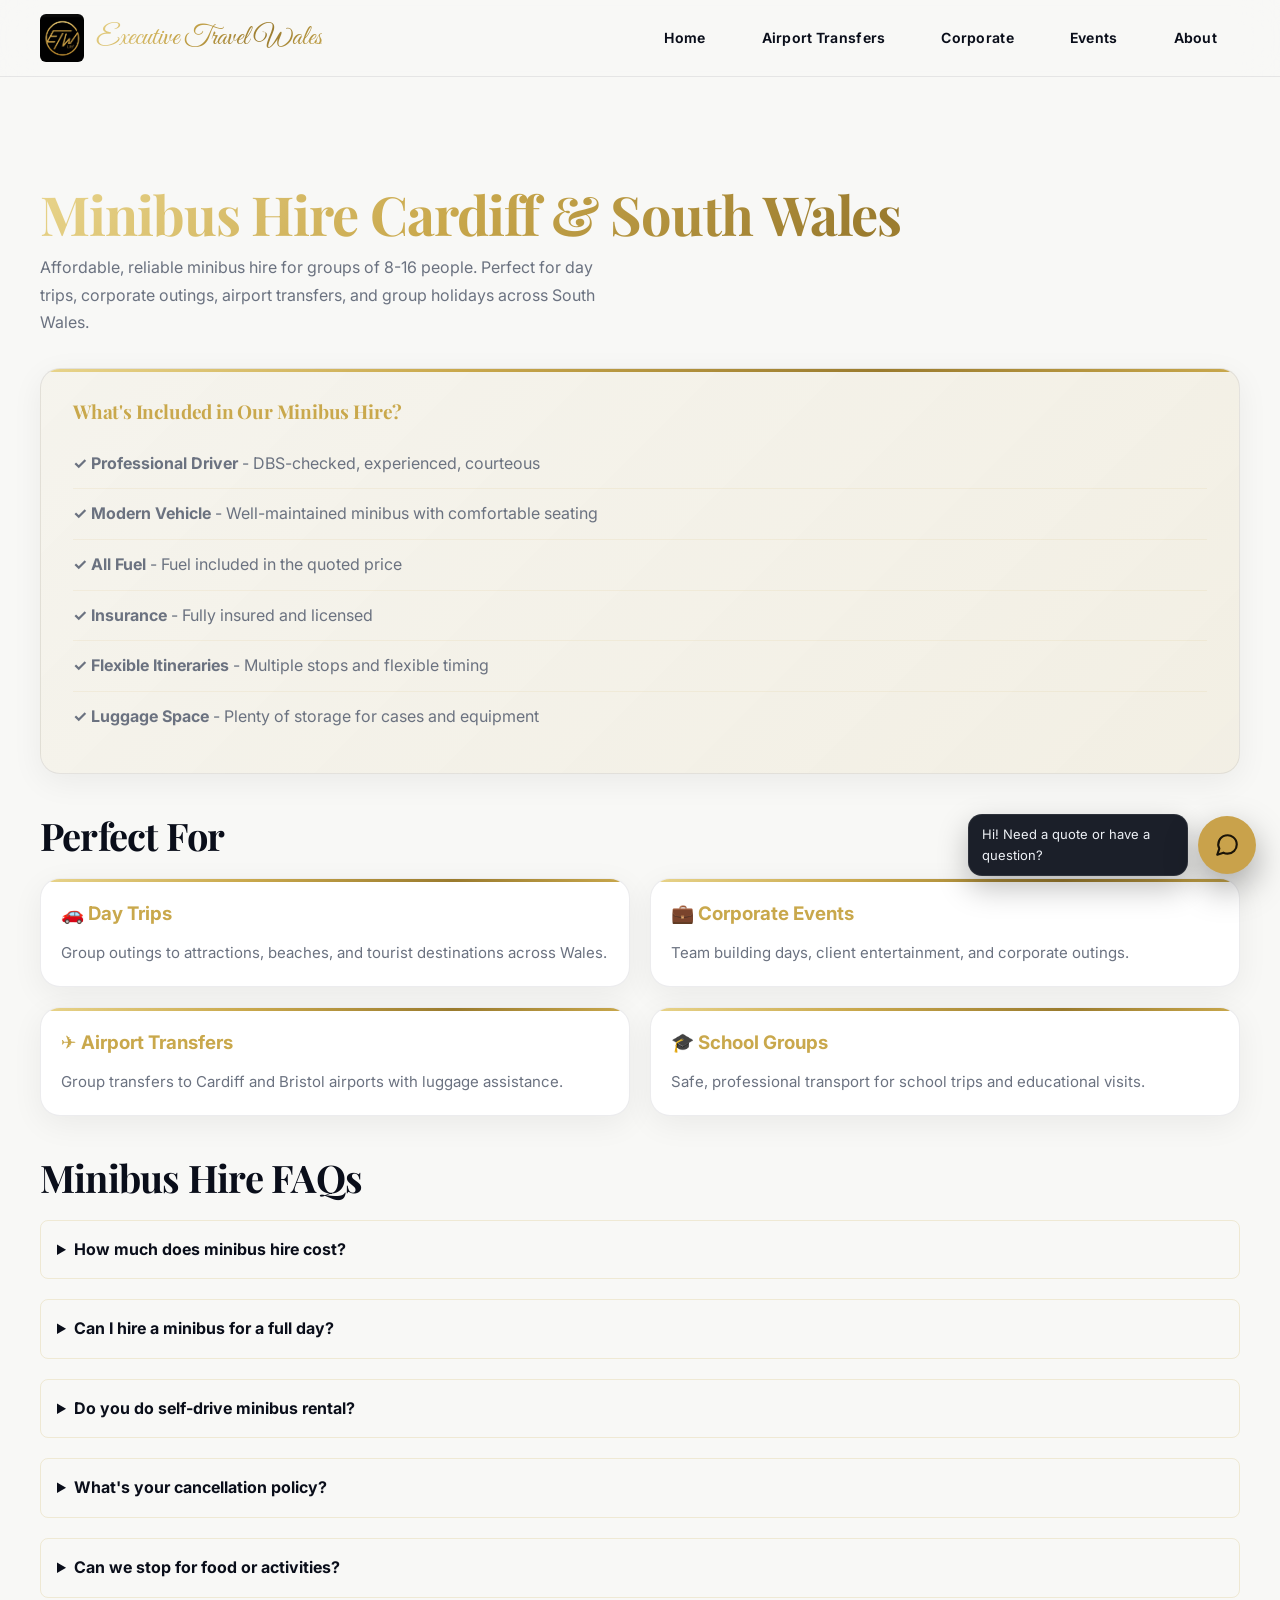
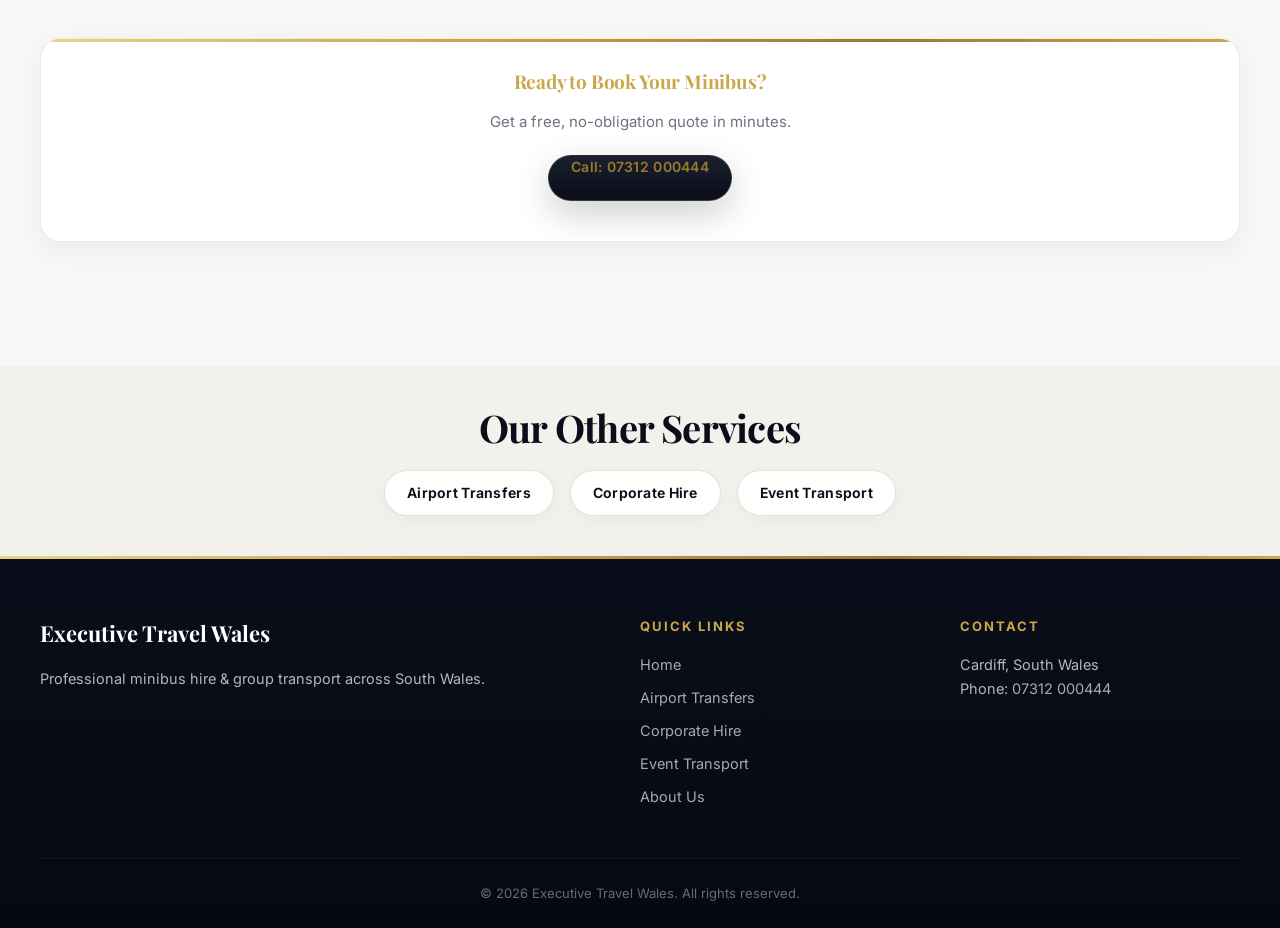
<file: minibus-hire.html>
﻿<!DOCTYPE html>
<html lang="en-GB">
<head>
  <meta charset="utf-8" />
  <meta http-equiv="X-UA-Compatible" content="IE=edge" />
  <meta name="viewport" content="width=device-width, initial-scale=1" />

  <title>Minibus Hire Cardiff | 8-16 Seater Transport</title>
  <meta name="description" content="Affordable minibus hire in Cardiff for groups of 8-16 people. Perfect for day trips, corporate events, airport transfers, and school groups. Professional drivers, flexible booking." />
  <meta name="theme-color" content="#0a0e1a" />
  <meta name="google-site-verification" content="XU6LodgnW0lVkh-CqBrPJkePehv5oGIYyOLi4uN_EjU" />
  <link rel="canonical" href="https://executivetravel.wales/minibus-hire" />
  
  <!-- Open Graph / Social Media -->
  <meta property="og:type" content="website" />
  <meta property="og:url" content="https://executivetravel.wales/minibus-hire" />
  <meta property="og:title" content="Minibus Hire Cardiff | 8-16 Seater Transport" />
  <meta property="og:description" content="Affordable minibus hire for groups. 8-16 seater vehicles available. Professional drivers, flexible booking." />
  <meta name="twitter:card" content="summary_large_image" />
  <meta property="og:image" content="https://executivetravel.wales/assets/bus2-new.jpg" />
  <meta name="twitter:image" content="https://executivetravel.wales/assets/bus2-new.jpg" />

  <!-- Additional SEO -->
  <meta name="robots" content="index, follow" />
  <meta name="language" content="English" />
  <link rel="icon" type="image/png" sizes="32x32" href="/assets/favicon-32x32.png" />
  <link rel="icon" type="image/png" sizes="16x16" href="/assets/favicon-16x16.png" />
  <link rel="preconnect" href="https://fonts.googleapis.com">
  <link rel="preconnect" href="https://fonts.gstatic.com" crossorigin>
  <link href="https://fonts.googleapis.com/css2?family=Great+Vibes&family=Inter:wght@300;400;500;600;700;800&family=Playfair+Display:ital,wght@0,400;0,500;0,600;0,700;1,400&display=swap" rel="stylesheet">
  <link rel="stylesheet" href="css/styles.css">

  <!-- JSON-LD Schema -->
  <script type="application/ld+json">
  {
    "@context": "https://schema.org",
    "@type": "LocalBusiness",
    "name": "Executive Travel Wales",
    "description": "Professional minibus hire for groups across South Wales. 8-16 seater vehicles with DBS-checked drivers.",
    "url": "https://executivetravel.wales/minibus-hire",
    "telephone": "+447312000444",
    "email": "evantaxiservice@gmail.com",
    "image": "https://executivetravel.wales/assets/bus2-new.jpg",
    "address": {
      "@type": "PostalAddress",
      "streetAddress": "Unit 4e Pant Industrial Estate",
      "addressLocality": "Merthyr Tydfil",
      "addressRegion": "South Wales",
      "postalCode": "CF48 2SR",
      "addressCountry": "GB"
    },
    "geo": {
      "@type": "GeoCoordinates",
      "latitude": 51.749,
      "longitude": -3.378
    },
    "openingHoursSpecification": {
      "@type": "OpeningHoursSpecification",
      "dayOfWeek": ["Monday","Tuesday","Wednesday","Thursday","Friday","Saturday","Sunday"],
      "opens": "00:00",
      "closes": "23:59"
    },
    "areaServed": ["Cardiff", "South Wales", "Newport", "Swansea", "Merthyr Tydfil", "Bridgend"],
    "priceRange": "££-£££",
    "serviceType": "Minibus Hire"
  }
  </script>
  <script type="application/ld+json">
  {
    "@context": "https://schema.org",
    "@type": "BreadcrumbList",
    "itemListElement": [
      {"@type": "ListItem", "position": 1, "name": "Home", "item": "https://executivetravel.wales/"},
      {"@type": "ListItem", "position": 2, "name": "Minibus Hire", "item": "https://executivetravel.wales/minibus-hire"}
    ]
  }
  </script>
  <script type="application/ld+json">
  {
    "@context": "https://schema.org",
    "@type": "FAQPage",
    "mainEntity": [
      {
        "@type": "Question",
        "name": "How much does minibus hire cost?",
        "acceptedAnswer": {
          "@type": "Answer",
          "text": "Pricing depends on distance, duration, and timing. A typical half-day hire for 10-15 people costs £400-600. We offer free quotes - call us with your details and get an instant price."
        }
      },
      {
        "@type": "Question",
        "name": "Can I hire a minibus for a full day?",
        "acceptedAnswer": {
          "@type": "Answer",
          "text": "Absolutely! We offer half-day, full-day, and multi-day minibus hire. Full-day bookings (up to 10 hours) are very popular for corporate days out and group holidays."
        }
      },
      {
        "@type": "Question",
        "name": "Do you do self-drive minibus rental?",
        "acceptedAnswer": {
          "@type": "Answer",
          "text": "No, all our minibuses come with a professional driver included. This is safer, gives you peace of mind, and our drivers know the best routes across Wales."
        }
      },
      {
        "@type": "Question",
        "name": "What's your cancellation policy?",
        "acceptedAnswer": {
          "@type": "Answer",
          "text": "Cancel for free up to 7 days before your booking. Cancellations within 7 days may incur a fee. Rescheduling is always free."
        }
      },
      {
        "@type": "Question",
        "name": "Can we stop for food or activities?",
        "acceptedAnswer": {
          "@type": "Answer",
          "text": "Yes! We can arrange stops wherever you like - lunch breaks, attraction visits, shopping stops. Tell us your itinerary and we'll make it work."
        }
      }
    ]
  }
  </script>
</head>
<body>

  <!-- Header -->
  <header>
    <div class="container nav">
      <div class="logo">
        <img src="assets/logo.png" alt="Executive Travel Wales logo" />
        <span>Executive Travel Wales</span>
      </div>
      <nav class="cta">
        <a href="index.html" class="btn btn-ghost">Home</a>
        <a href="airport-transfers.html" class="btn btn-ghost">Airport Transfers</a>
        <a href="corporate-hire.html" class="btn btn-ghost">Corporate</a>
        <a href="event-transport.html" class="btn btn-ghost">Events</a>
        <a href="aboutus.html" class="btn btn-ghost">About</a>
      </nav>
    </div>
  </header>

  <!-- Main -->
  <main class="container">
    <section>
      <h1 class="gold-heading">Minibus Hire Cardiff &amp; South Wales</h1>
      <p class="section-desc">Affordable, reliable minibus hire for groups of 8-16 people. Perfect for day trips, corporate outings, airport transfers, and group holidays across South Wales.</p>

      <div class="card" style="margin-top:32px; background: linear-gradient(135deg, rgba(201,168,76,.05), rgba(201,168,76,.1));">
        <h2 style="color: #c9a84c; margin-bottom: 16px;">What's Included in Our Minibus Hire?</h2>
        <ul style="list-style: none; padding: 0;">
          <li style="padding: 12px 0; border-bottom: 1px solid rgba(201,168,76,.1);"><strong>✓ Professional Driver</strong> - DBS-checked, experienced, courteous</li>
          <li style="padding: 12px 0; border-bottom: 1px solid rgba(201,168,76,.1);"><strong>✓ Modern Vehicle</strong> - Well-maintained minibus with comfortable seating</li>
          <li style="padding: 12px 0; border-bottom: 1px solid rgba(201,168,76,.1);"><strong>✓ All Fuel</strong> - Fuel included in the quoted price</li>
          <li style="padding: 12px 0; border-bottom: 1px solid rgba(201,168,76,.1);"><strong>✓ Insurance</strong> - Fully insured and licensed</li>
          <li style="padding: 12px 0; border-bottom: 1px solid rgba(201,168,76,.1);"><strong>✓ Flexible Itineraries</strong> - Multiple stops and flexible timing</li>
          <li style="padding: 12px 0;"><strong>✓ Luggage Space</strong> - Plenty of storage for cases and equipment</li>
        </ul>
      </div>

      <h2 style="margin-top: 40px;">Perfect For</h2>
      <div style="display: grid; grid-template-columns: repeat(2, 1fr); gap: 20px; margin-top: 20px;">
        <div class="card" style="padding: 20px;">
          <h3 style="color: #c9a84c; margin-bottom: 10px;">🚗 Day Trips</h3>
          <p>Group outings to attractions, beaches, and tourist destinations across Wales.</p>
        </div>
        <div class="card" style="padding: 20px;">
          <h3 style="color: #c9a84c; margin-bottom: 10px;">💼 Corporate Events</h3>
          <p>Team building days, client entertainment, and corporate outings.</p>
        </div>
        <div class="card" style="padding: 20px;">
          <h3 style="color: #c9a84c; margin-bottom: 10px;">✈️ Airport Transfers</h3>
          <p>Group transfers to Cardiff and Bristol airports with luggage assistance.</p>
        </div>
        <div class="card" style="padding: 20px;">
          <h3 style="color: #c9a84c; margin-bottom: 10px;">🎓 School Groups</h3>
          <p>Safe, professional transport for school trips and educational visits.</p>
        </div>
      </div>

      <h2 style="margin-top: 40px;">Minibus Hire FAQs</h2>
      
      <details style="margin: 20px 0; padding: 16px; border: 1px solid rgba(201,168,76,.2); border-radius: 8px; cursor: pointer;">
        <summary style="font-weight: 600; color: #0a0e1a;"><strong>How much does minibus hire cost?</strong></summary>
        <p style="margin-top: 12px; color: #6b7280;">Pricing depends on distance, duration, and timing. A typical half-day hire for 10-15 people costs £400-600. We offer free quotes - call us with your details and get an instant price.</p>
      </details>

      <details style="margin: 20px 0; padding: 16px; border: 1px solid rgba(201,168,76,.2); border-radius: 8px; cursor: pointer;">
        <summary style="font-weight: 600; color: #0a0e1a;"><strong>Can I hire a minibus for a full day?</strong></summary>
        <p style="margin-top: 12px; color: #6b7280;">Absolutely! We offer half-day, full-day, and multi-day minibus hire. Full-day bookings (up to 10 hours) are very popular for corporate days out and group holidays.</p>
      </details>

      <details style="margin: 20px 0; padding: 16px; border: 1px solid rgba(201,168,76,.2); border-radius: 8px; cursor: pointer;">
        <summary style="font-weight: 600; color: #0a0e1a;"><strong>Do you do self-drive minibus rental?</strong></summary>
        <p style="margin-top: 12px; color: #6b7280;">No, all our minibuses come with a professional driver included. This is safer, gives you peace of mind, and our drivers know the best routes across Wales.</p>
      </details>

      <details style="margin: 20px 0; padding: 16px; border: 1px solid rgba(201,168,76,.2); border-radius: 8px; cursor: pointer;">
        <summary style="font-weight: 600; color: #0a0e1a;"><strong>What's your cancellation policy?</strong></summary>
        <p style="margin-top: 12px; color: #6b7280;">Cancel for free up to 7 days before your booking. Cancellations within 7 days may incur a fee. Rescheduling is always free.</p>
      </details>

      <details style="margin: 20px 0; padding: 16px; border: 1px solid rgba(201,168,76,.2); border-radius: 8px; cursor: pointer;">
        <summary style="font-weight: 600; color: #0a0e1a;"><strong>Can we stop for food or activities?</strong></summary>
        <p style="margin-top: 12px; color: #6b7280;">Yes! We can arrange stops wherever you like - lunch breaks, attraction visits, shopping stops. Tell us your itinerary and we'll make it work.</p>
      </details>

      <div class="card" style="margin-top: 40px; text-align: center;">
        <h2 style="color: #c9a84c; margin-bottom: 16px;">Ready to Book Your Minibus?</h2>
        <p style="color: #6b7280; margin-bottom: 20px;">Get a free, no-obligation quote in minutes.</p>
        <a href="tel:+447312000444" class="btn btn-primary" style="display: inline-block;">Call: 07312 000444</a>
      </div>
    </section>
  </main>

  <!-- Related Services -->
  <section style="background:var(--bg-warm);padding:40px 0;">
    <div class="container" style="text-align:center;">
      <h2 style="margin-bottom:20px;">Our Other Services</h2>
      <div style="display:flex;gap:16px;justify-content:center;flex-wrap:wrap;">
        <a href="airport-transfers.html" class="btn btn-outline">Airport Transfers</a>
        <a href="corporate-hire.html" class="btn btn-outline">Corporate Hire</a>
        <a href="event-transport.html" class="btn btn-outline">Event Transport</a>
      </div>
    </div>
  </section>

  <!-- Footer -->
  <footer class="footer">
    <div class="container cols">
      <div>
        <h3>Executive Travel Wales</h3>
        <p>Professional minibus hire &amp; group transport across South Wales.</p>
      </div>
      <div>
        <h4>Quick Links</h4>
        <ul>
          <li><a href="index.html">Home</a></li>
          <li><a href="airport-transfers.html">Airport Transfers</a></li>
          <li><a href="corporate-hire.html">Corporate Hire</a></li>
          <li><a href="event-transport.html">Event Transport</a></li>
          <li><a href="aboutus.html">About Us</a></li>
        </ul>
      </div>
      <div>
        <h4>Contact</h4>
        <p>Cardiff, South Wales<br>
        Phone: <a href="tel:+447312000444">07312 000444</a></p>
      </div>
    </div>
    <div class="copyright center">
      &copy; <span id="y"></span> Executive Travel Wales. All rights reserved.
    </div>
  </footer>

  <script src="js/main.js" defer></script>

  <!-- Executive Travel Wales AI chat widget -->
  <script src="/widget/widget.js"
    data-worker-url="https://executive-travel-wales-chatbot.evanstaxis.workers.dev"
    data-accent="#c9a24b"
    data-greeting="Hi! Need a quote or have a question?"></script>
</body>
</html>
</file>
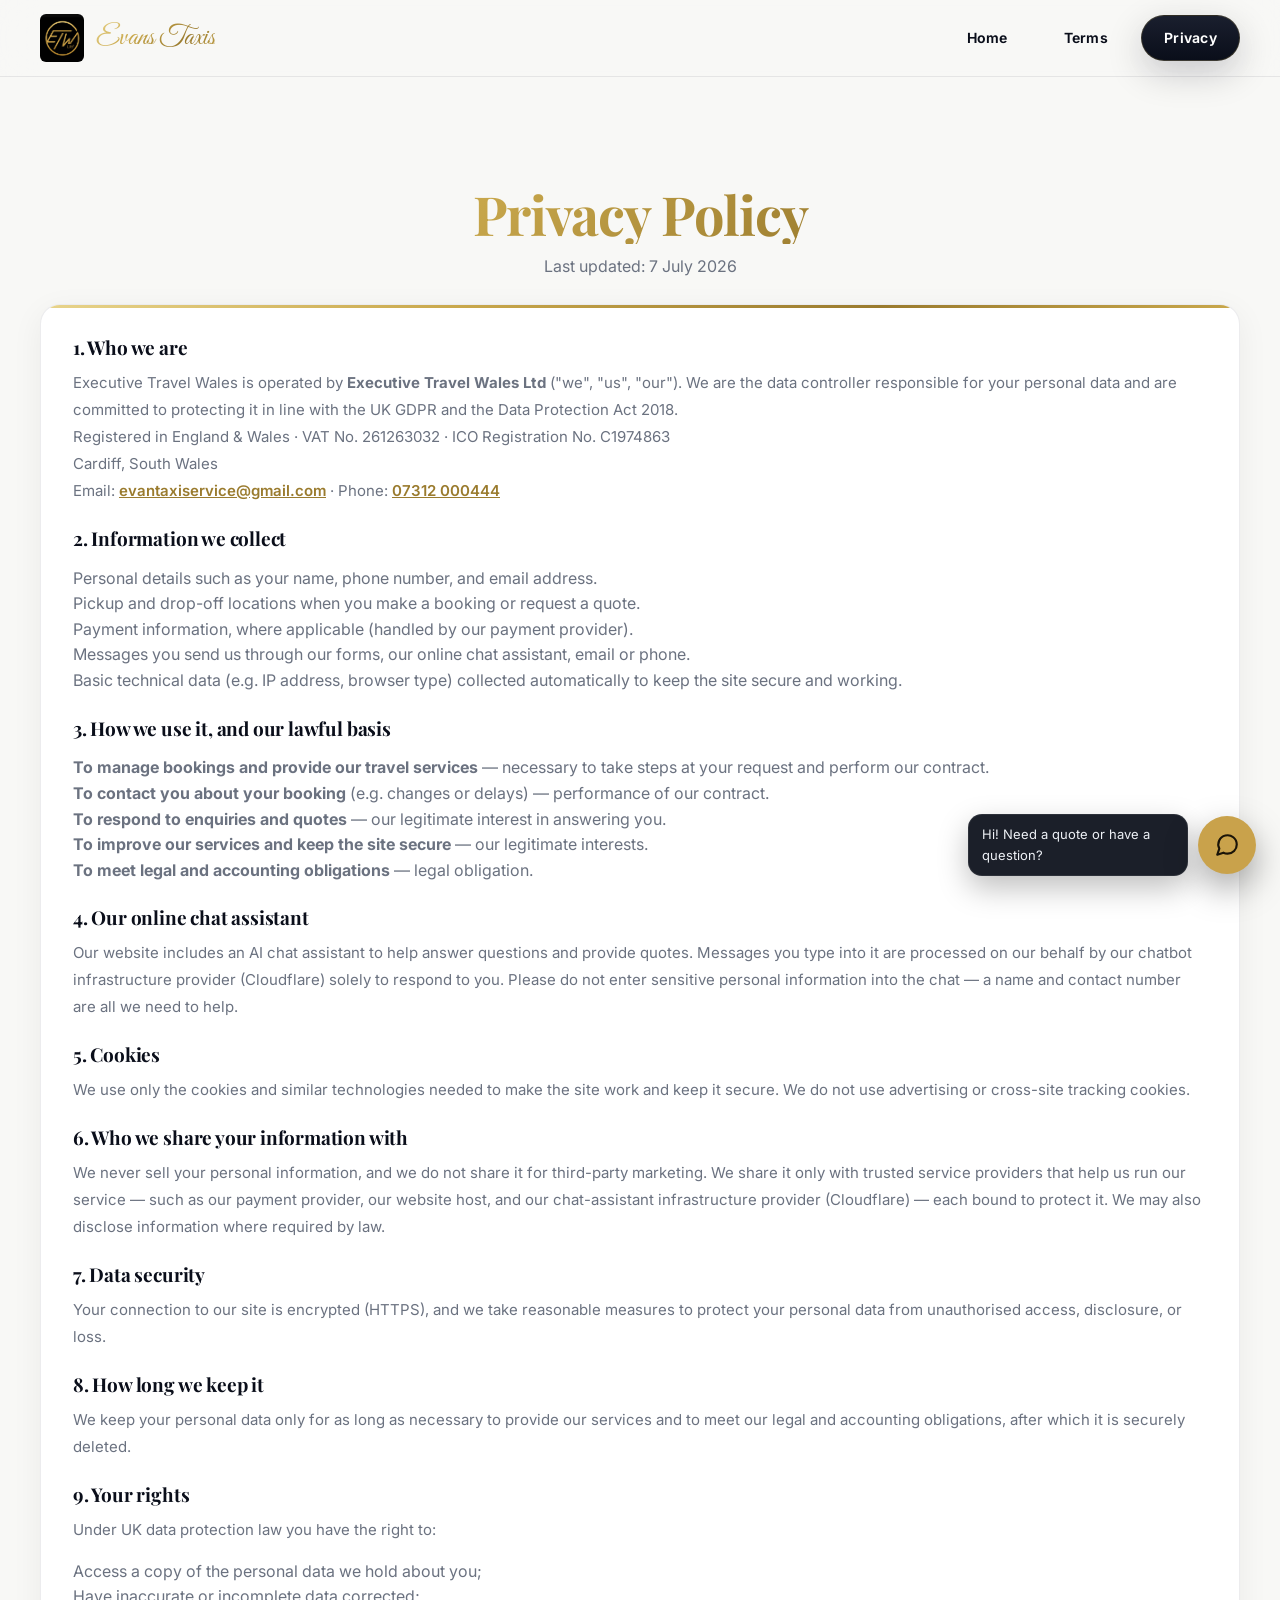
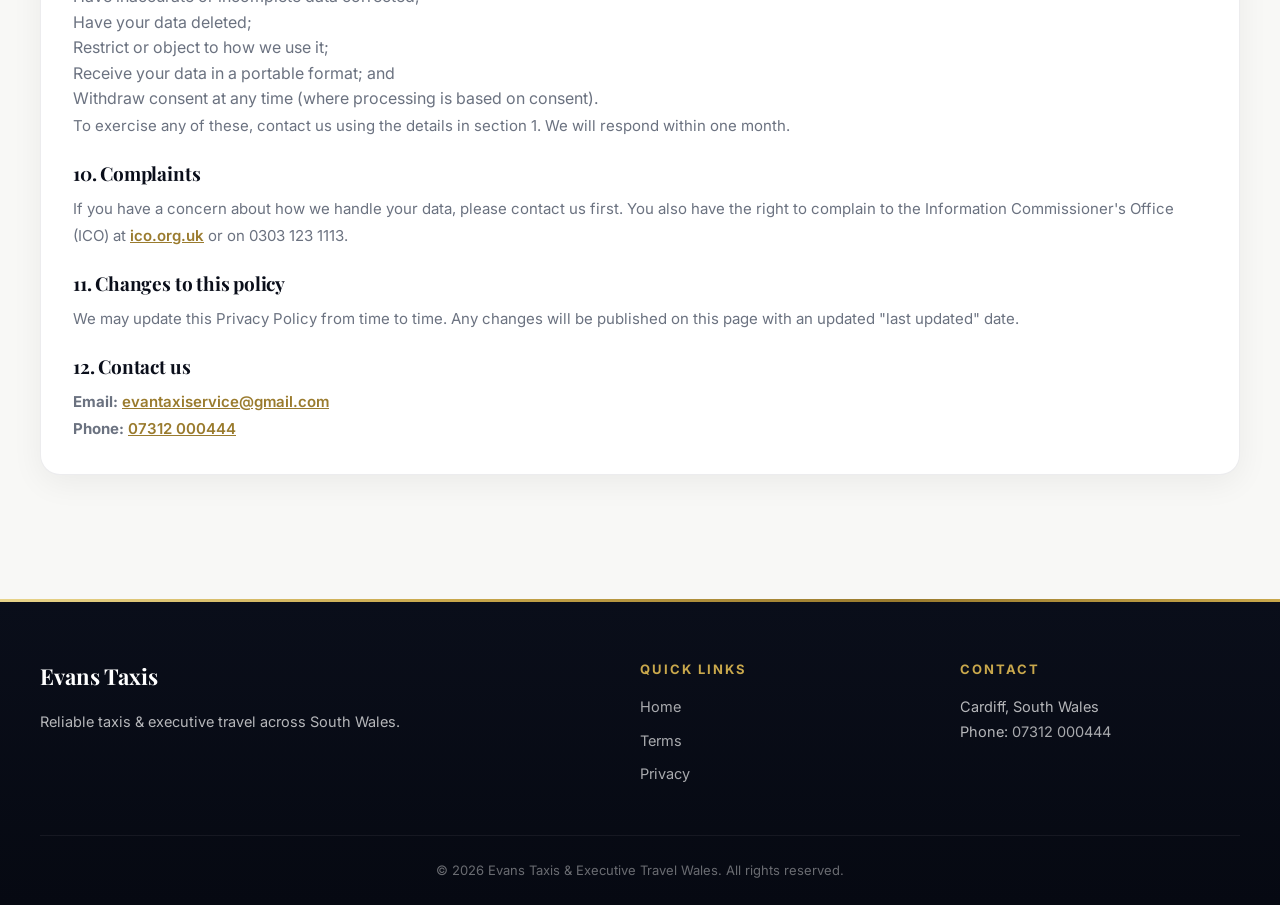
<file: privacy.html>
﻿<!DOCTYPE html>
<html lang="en-GB">
<head>
  <meta charset="UTF-8">
  <meta http-equiv="X-UA-Compatible" content="IE=edge" />
  <meta name="viewport" content="width=device-width, initial-scale=1.0">
  <title>Privacy Policy | Evans Taxis & Executive Travel Wales</title>
  <meta name="description" content="Privacy policy for Evans Taxis & Executive Travel Wales. Learn how we protect and handle your personal data when using our services." />
  <meta name="theme-color" content="#0a0e1a" />
  <meta name="google-site-verification" content="XU6LodgnW0lVkh-CqBrPJkePehv5oGIYyOLi4uN_EjU" />
  <link rel="canonical" href="https://executivetravel.wales/privacy" />
  
  <!-- Open Graph / Social Media -->
  <meta property="og:type" content="website" />
  <meta property="og:url" content="https://executivetravel.wales/privacy" />
  <meta property="og:title" content="Privacy Policy | Evans Taxis & Executive Travel Wales" />
  <meta name="twitter:card" content="summary" />
  
  <!-- Additional SEO -->
  <meta name="robots" content="noindex, follow" />
  <meta name="language" content="English" />
  <link rel="icon" type="image/png" sizes="32x32" href="/assets/favicon-32x32.png" />
  <link rel="icon" type="image/png" sizes="16x16" href="/assets/favicon-16x16.png" />
  <link rel="preconnect" href="https://fonts.googleapis.com">
  <link rel="preconnect" href="https://fonts.gstatic.com" crossorigin>
  <link href="https://fonts.googleapis.com/css2?family=Great+Vibes&family=Inter:wght@300;400;500;600;700;800&family=Playfair+Display:ital,wght@0,400;0,500;0,600;0,700;1,400&display=swap" rel="stylesheet">
  <link rel="stylesheet" href="css/styles.css">
</head>
<body>

  <!-- Header -->
  <header>
    <div class="container nav">
      <div class="logo">
        <img src="assets/logo.png" alt="Evans Taxis & Executive Travel Wales logo" />
        <span>Evans Taxis</span>
      </div>
      <nav class="cta">
        <a href="index.html" class="btn btn-ghost">Home</a>
        <a href="terms.html" class="btn btn-ghost">Terms</a>
        <a href="privacy.html" class="btn btn-primary">Privacy</a>
      </nav>
    </div>
  </header>

  <!-- Main -->
  <main class="container">
    <section>
      <h1 class="gold-heading center">Privacy Policy</h1>
      <p class="muted center">Last updated: 7 July 2026</p>

      <div class="card" style="margin-top:24px;">
        <h2>1. Who we are</h2>
        <p>
          Executive Travel Wales is operated by <strong>Executive Travel Wales Ltd</strong>
          ("we", "us", "our"). We are the data controller responsible for your personal data
          and are committed to protecting it in line with the UK GDPR and the Data Protection
          Act 2018.
        </p>
        <p>
          Registered in England &amp; Wales &middot; VAT No. 261263032 &middot; ICO Registration No. C1974863<br />
          Cardiff, South Wales<br />
          Email: <a href="mailto:evantaxiservice@gmail.com">evantaxiservice@gmail.com</a> &middot;
          Phone: <a href="tel:+447312000444">07312 000444</a>
        </p>

        <h2>2. Information we collect</h2>
        <ul>
          <li>Personal details such as your name, phone number, and email address.</li>
          <li>Pickup and drop-off locations when you make a booking or request a quote.</li>
          <li>Payment information, where applicable (handled by our payment provider).</li>
          <li>Messages you send us through our forms, our online chat assistant, email or phone.</li>
          <li>Basic technical data (e.g. IP address, browser type) collected automatically to keep the site secure and working.</li>
        </ul>

        <h2>3. How we use it, and our lawful basis</h2>
        <ul>
          <li><strong>To manage bookings and provide our travel services</strong> — necessary to take steps at your request and perform our contract.</li>
          <li><strong>To contact you about your booking</strong> (e.g. changes or delays) — performance of our contract.</li>
          <li><strong>To respond to enquiries and quotes</strong> — our legitimate interest in answering you.</li>
          <li><strong>To improve our services and keep the site secure</strong> — our legitimate interests.</li>
          <li><strong>To meet legal and accounting obligations</strong> — legal obligation.</li>
        </ul>

        <h2>4. Our online chat assistant</h2>
        <p>
          Our website includes an AI chat assistant to help answer questions and provide quotes.
          Messages you type into it are processed on our behalf by our chatbot infrastructure
          provider (Cloudflare) solely to respond to you. Please do not enter sensitive personal
          information into the chat — a name and contact number are all we need to help.
        </p>

        <h2>5. Cookies</h2>
        <p>
          We use only the cookies and similar technologies needed to make the site work and keep
          it secure. We do not use advertising or cross-site tracking cookies.
        </p>

        <h2>6. Who we share your information with</h2>
        <p>
          We never sell your personal information, and we do not share it for third-party marketing.
          We share it only with trusted service providers that help us run our service — such as our
          payment provider, our website host, and our chat-assistant infrastructure provider
          (Cloudflare) — each bound to protect it. We may also disclose information where required by law.
        </p>

        <h2>7. Data security</h2>
        <p>
          Your connection to our site is encrypted (HTTPS), and we take reasonable measures to protect
          your personal data from unauthorised access, disclosure, or loss.
        </p>

        <h2>8. How long we keep it</h2>
        <p>
          We keep your personal data only for as long as necessary to provide our services and to meet
          our legal and accounting obligations, after which it is securely deleted.
        </p>

        <h2>9. Your rights</h2>
        <p>Under UK data protection law you have the right to:</p>
        <ul>
          <li>Access a copy of the personal data we hold about you;</li>
          <li>Have inaccurate or incomplete data corrected;</li>
          <li>Have your data deleted;</li>
          <li>Restrict or object to how we use it;</li>
          <li>Receive your data in a portable format; and</li>
          <li>Withdraw consent at any time (where processing is based on consent).</li>
        </ul>
        <p>To exercise any of these, contact us using the details in section 1. We will respond within one month.</p>

        <h2>10. Complaints</h2>
        <p>
          If you have a concern about how we handle your data, please contact us first. You also have
          the right to complain to the Information Commissioner's Office (ICO) at
          <a href="https://ico.org.uk" target="_blank" rel="noopener noreferrer">ico.org.uk</a>
          or on 0303 123 1113.
        </p>

        <h2>11. Changes to this policy</h2>
        <p>
          We may update this Privacy Policy from time to time. Any changes will be published on this
          page with an updated "last updated" date.
        </p>

        <h2>12. Contact us</h2>
        <p>
          <strong>Email:</strong> <a href="mailto:evantaxiservice@gmail.com">evantaxiservice@gmail.com</a><br>
          <strong>Phone:</strong> <a href="tel:+447312000444">07312 000444</a>
        </p>
      </div>
    </section>
  </main>

  <!-- Footer -->
  <footer class="footer">
    <div class="container cols">
      <div>
        <h3>Evans Taxis</h3>
        <p>Reliable taxis & executive travel across South Wales.</p>
      </div>
      <div>
        <h4>Quick Links</h4>
        <ul>
          <li><a href="index.html">Home</a></li>
          <li><a href="terms.html">Terms</a></li>
          <li><a href="privacy.html">Privacy</a></li>
        </ul>
      </div>
      <div>
        <h4>Contact</h4>
        <p>Cardiff, South Wales<br>
        Phone: <a href="tel:+447312000444">07312 000444</a></p>
      </div>
    </div>
    <div class="copyright center">
      &copy; <span id="y"></span> Evans Taxis & Executive Travel Wales. All rights reserved.
    </div>
  </footer>

  <script src="js/main.js" defer></script>

  <!-- Executive Travel Wales AI chat widget -->
  <script src="/widget/widget.js"
    data-worker-url="https://executive-travel-wales-chatbot.evanstaxis.workers.dev"
    data-accent="#c9a24b"
    data-greeting="Hi! Need a quote or have a question?"></script>
</body>
</html>
</file>
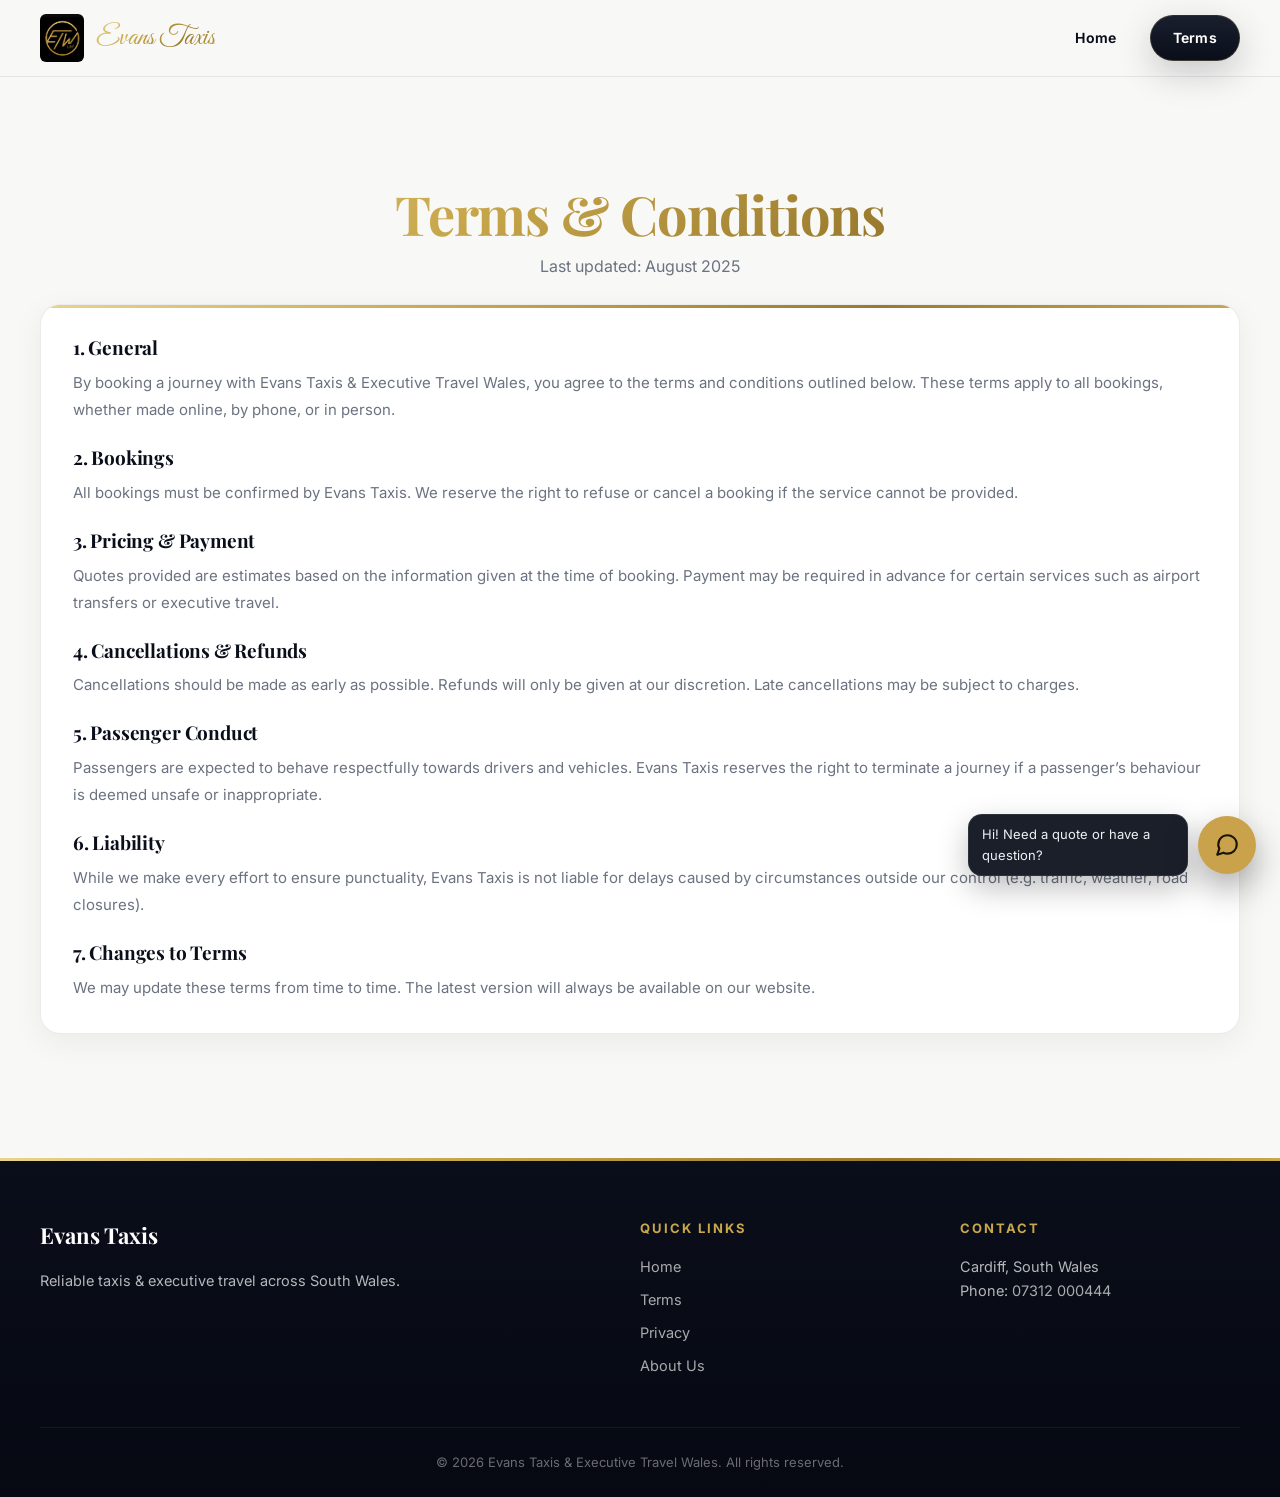
<file: terms.html>
﻿<!DOCTYPE html>
<html lang="en-GB">
<head>
  <meta charset="UTF-8">
  <meta http-equiv="X-UA-Compatible" content="IE=edge" />
  <meta name="viewport" content="width=device-width, initial-scale=1.0">
  <title>Terms & Conditions | Evans Taxis & Executive Travel Wales</title>
  <meta name="description" content="Terms and conditions for Evans Taxis & Executive Travel Wales. Review booking policies, cancellations, payments, and service terms." />
  <meta name="theme-color" content="#0a0e1a" />
  <meta name="google-site-verification" content="XU6LodgnW0lVkh-CqBrPJkePehv5oGIYyOLi4uN_EjU" />
  <link rel="canonical" href="https://executivetravel.wales/terms" />
  
  <!-- Open Graph / Social Media -->
  <meta property="og:type" content="website" />
  <meta property="og:url" content="https://executivetravel.wales/terms" />
  <meta property="og:title" content="Terms & Conditions | Evans Taxis & Executive Travel Wales" />
  <meta name="twitter:card" content="summary" />
  
  <!-- Additional SEO -->
  <meta name="robots" content="noindex, follow" />
  <meta name="language" content="English" />
  <link rel="icon" type="image/png" sizes="32x32" href="/assets/favicon-32x32.png" />
  <link rel="icon" type="image/png" sizes="16x16" href="/assets/favicon-16x16.png" />
  <link rel="preconnect" href="https://fonts.googleapis.com">
  <link rel="preconnect" href="https://fonts.gstatic.com" crossorigin>
  <link href="https://fonts.googleapis.com/css2?family=Great+Vibes&family=Inter:wght@300;400;500;600;700;800&family=Playfair+Display:ital,wght@0,400;0,500;0,600;0,700;1,400&display=swap" rel="stylesheet">
  <link rel="stylesheet" href="css/styles.css">
</head>
<body>

  <!-- Header -->
  <header>
    <div class="container nav">
      <div class="logo">
        <img src="assets/logo.png" alt="Evans Taxis & Executive Travel Wales logo" />
        <span>Evans Taxis</span>
      </div>
      <nav class="cta">
        <a href="index.html" class="btn btn-ghost">Home</a>
        <a href="terms.html" class="btn btn-primary">Terms</a>
      </nav>
    </div>
  </header>

  <!-- Main -->
  <main class="container">
    <section>
      <h1 class="gold-heading center">Terms &amp; Conditions</h1>
      <p class="muted center">Last updated: August 2025</p>

      <div class="card" style="margin-top:24px;">
        <h2>1. General</h2>
        <p>
          By booking a journey with Evans Taxis & Executive Travel Wales, you agree to the terms and conditions outlined below. 
          These terms apply to all bookings, whether made online, by phone, or in person.
        </p>

        <h2>2. Bookings</h2>
        <p>
          All bookings must be confirmed by Evans Taxis. We reserve the right to refuse or cancel a booking if the service cannot be provided.
        </p>

        <h2>3. Pricing & Payment</h2>
        <p>
          Quotes provided are estimates based on the information given at the time of booking. 
          Payment may be required in advance for certain services such as airport transfers or executive travel.
        </p>

        <h2>4. Cancellations & Refunds</h2>
        <p>
          Cancellations should be made as early as possible. Refunds will only be given at our discretion. 
          Late cancellations may be subject to charges.
        </p>

        <h2>5. Passenger Conduct</h2>
        <p>
          Passengers are expected to behave respectfully towards drivers and vehicles. 
          Evans Taxis reserves the right to terminate a journey if a passenger’s behaviour is deemed unsafe or inappropriate.
        </p>

        <h2>6. Liability</h2>
        <p>
          While we make every effort to ensure punctuality, Evans Taxis is not liable for delays caused by circumstances outside our control 
          (e.g. traffic, weather, road closures).
        </p>

        <h2>7. Changes to Terms</h2>
        <p>
          We may update these terms from time to time. The latest version will always be available on our website.
        </p>
      </div>
    </section>
  </main>

  <footer class="footer">
    <div class="container cols">
      <div>
        <h3>Evans Taxis</h3>
        <p>Reliable taxis &amp; executive travel across South Wales.</p>
      </div>
      <div>
        <h4>Quick Links</h4>
        <ul>
          <li><a href="index.html">Home</a></li>
          <li><a href="terms.html">Terms</a></li>
          <li><a href="privacy.html">Privacy</a></li>
          <li><a href="aboutus.html">About Us</a></li>
        </ul>
      </div>
      <div>
        <h4>Contact</h4>
        <p>Cardiff, South Wales<br>
        Phone: <a href="tel:+447312000444">07312 000444</a></p>
      </div>
    </div>
    <div class="copyright center">
      &copy; <span id="y"></span> Evans Taxis &amp; Executive Travel Wales. All rights reserved.
    </div>
  </footer>

  <script src="js/main.js" defer></script>

  <!-- Executive Travel Wales AI chat widget -->
  <script src="/widget/widget.js"
    data-worker-url="https://executive-travel-wales-chatbot.evanstaxis.workers.dev"
    data-accent="#c9a24b"
    data-greeting="Hi! Need a quote or have a question?"></script>
</body>
</html>
</file>
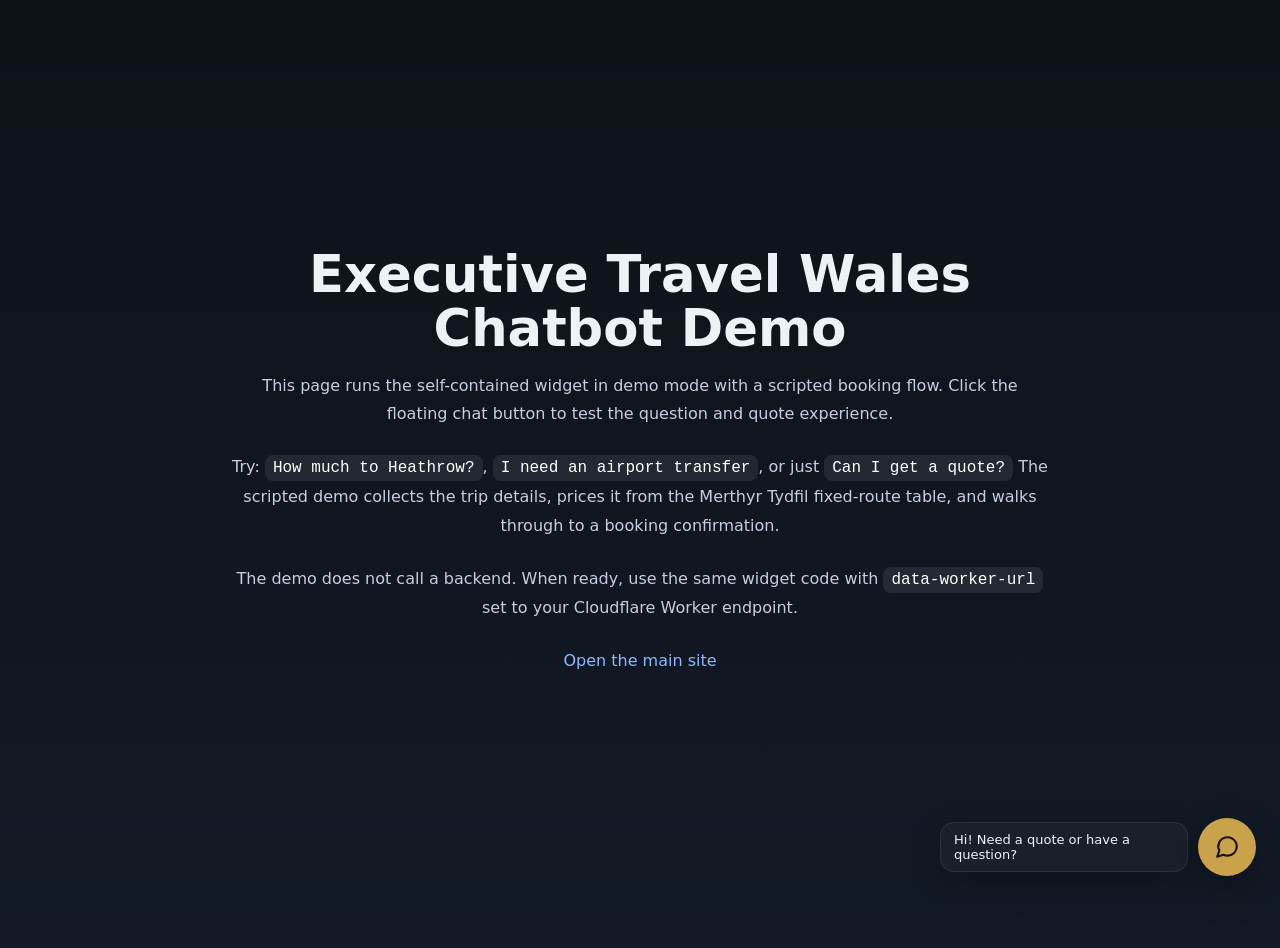
<file: widget/demo.html>
<!DOCTYPE html>
<html lang="en">
  <head>
    <meta charset="UTF-8" />
    <meta name="viewport" content="width=device-width, initial-scale=1.0" />
    <title>Executive Travel Wales Chatbot Demo</title>
    <style>
      body {
        margin: 0;
        min-height: 100vh;
        font-family: Inter, system-ui, -apple-system, BlinkMacSystemFont, "Segoe UI", sans-serif;
        background: linear-gradient(180deg, #0d1118 0%, #131a27 100%);
        color: #edf2f7;
        display: grid;
        place-items: center;
        padding: 24px;
      }
      .demo-shell {
        max-width: 820px;
        width: 100%;
        text-align: center;
      }
      .demo-shell h1 {
        margin: 0 0 16px;
        font-size: clamp(2rem, 4vw, 3.25rem);
        line-height: 1.05;
      }
      .demo-shell p {
        margin: 0 0 24px;
        color: #c5cee0;
        font-size: 1rem;
        line-height: 1.8;
      }
      .demo-shell code {
        background: rgba(255,255,255,0.08);
        color: #fff;
        padding: 4px 8px;
        border-radius: 8px;
      }
      .demo-shell a {
        color: #8bb9ff;
        text-decoration: none;
      }
    </style>
  </head>
  <body>
    <main class="demo-shell">
      <h1>Executive Travel Wales Chatbot Demo</h1>
      <p>
        This page runs the self-contained widget in demo mode with a scripted booking flow.
        Click the floating chat button to test the question and quote experience.
      </p>
      <p>
        Try: <code>How much to Heathrow?</code>, <code>I need an airport transfer</code>, or just <code>Can I get a quote?</code>
        The scripted demo collects the trip details, prices it from the Merthyr&nbsp;Tydfil fixed-route table, and walks through to a booking confirmation.
      </p>
      <p>
        The demo does not call a backend. When ready, use the same widget code with <code>data-worker-url</code> set to your Cloudflare Worker endpoint.
      </p>
      <p>
        <a href="../index.html" target="_blank" rel="noopener">Open the main site</a>
      </p>
    </main>
    <script src="widget.js" data-demo="true" data-accent="#c9a24b" data-greeting="Hi! Need a quote or have a question?"></script>
  </body>
</html>
</file>
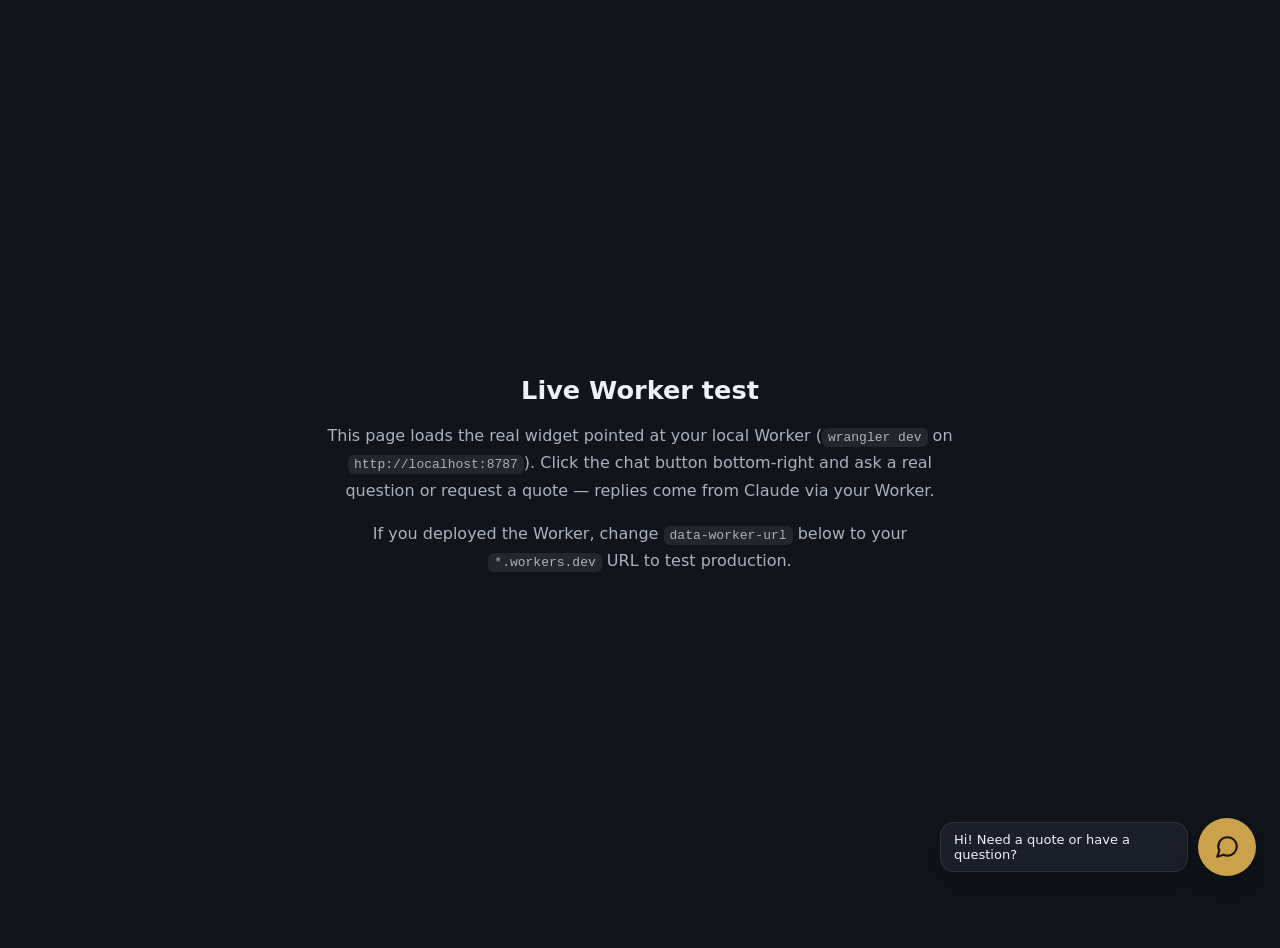
<file: widget/test-live.html>
<!DOCTYPE html>
<html lang="en">
  <head>
    <meta charset="UTF-8" />
    <meta name="viewport" content="width=device-width, initial-scale=1.0" />
    <title>Executive Travel Wales — Live Worker Test</title>
    <style>
      body { margin: 0; min-height: 100vh; font-family: system-ui, sans-serif;
        background: #11141a; color: #eef1f6; display: grid; place-items: center; padding: 24px; }
      .card { max-width: 640px; text-align: center; }
      h1 { font-size: 1.6rem; }
      p { color: #aab2c0; line-height: 1.7; }
      code { background: rgba(255,255,255,.08); padding: 2px 6px; border-radius: 6px; }
    </style>
  </head>
  <body>
    <div class="card">
      <h1>Live Worker test</h1>
      <p>
        This page loads the real widget pointed at your local Worker
        (<code>wrangler dev</code> on <code>http://localhost:8787</code>).
        Click the chat button bottom-right and ask a real question or request a quote —
        replies come from Claude via your Worker.
      </p>
      <p>If you deployed the Worker, change <code>data-worker-url</code> below to your
        <code>*.workers.dev</code> URL to test production.</p>
    </div>

    <!-- Real widget, pointed at the local Worker. NOTE: data-demo is NOT set. -->
    <script src="widget.js"
      data-worker-url="http://localhost:8787"
      data-accent="#c9a24b"
      data-greeting="Hi! Need a quote or have a question?"></script>
  </body>
</html>
</file>
<file: css/styles.css>
/* ============================================================
   Executive Travel Wales - Master Stylesheet
   ============================================================ */

/* ===== 1. DESIGN TOKENS ===== */
:root {
  --bg: #f8f8f6;
  --bg-warm: #f3f1ec;
  --ink: #0a0e1a;
  --ink-soft: #2d3348;
  --muted: #6b7280;
  --line: rgba(15,23,42,.08);
  --card: #ffffff;
  --radius: 20px;
  --radius-sm: 14px;
  --shadow: 0 24px 64px rgba(2,6,23,.10);
  --shadow-soft: 0 8px 32px rgba(2,6,23,.06);
  --shadow-hover: 0 32px 80px rgba(2,6,23,.14);
  --gold: #c9a84c;
  --gold-light: #e8d48b;
  --gold-dark: #9a7b2e;
  --gold-glow: rgba(201,168,76,.15);
  --gold-gradient: linear-gradient(135deg, #e8d48b 0%, #c9a84c 35%, #9a7b2e 70%, #c9a84c 100%);
  --transition: cubic-bezier(.22,1,.36,1);
}

/* ===== 2. RESET & BASE ===== */
*, *::before, *::after { box-sizing: border-box; margin: 0; padding: 0; }
html { scroll-behavior: smooth; }
html, body { height: 100%; }

body {
  font-family: "Inter", system-ui, -apple-system, "Segoe UI", Roboto, sans-serif;
  background: var(--bg);
  color: var(--ink);
  overflow-x: hidden;
  line-height: 1.6;
  -webkit-font-smoothing: antialiased;
  -moz-osx-font-smoothing: grayscale;
}

a { color: inherit; }
img { display: block; max-width: 100%; }

/* ===== 3. UTILITIES ===== */
.container {
  width: min(1200px, calc(100% - 48px));
  margin-inline: auto;
}
.center { text-align: center; }
.muted { color: var(--muted); }
.hidden { position: absolute; left: -9999px; width: 1px; height: 1px; overflow: hidden; }

/* ===== 4. SCROLL REVEAL ===== */
.reveal {
  opacity: 0;
  transform: translateY(40px);
  transition: opacity .8s var(--transition), transform .8s var(--transition);
}
.reveal.is-visible {
  opacity: 1;
  transform: translateY(0);
}
.reveal-delay-1 { transition-delay: .1s; }
.reveal-delay-2 { transition-delay: .2s; }
.reveal-delay-3 { transition-delay: .3s; }
.reveal-delay-4 { transition-delay: .35s; }

/* ===== 5. GOLD DIVIDER ===== */
.gold-divider {
  display: flex;
  align-items: center;
  gap: 16px;
  margin: 12px 0 20px;
}
.gold-divider::before,
.gold-divider::after {
  content: '';
  flex: 1;
  height: 1px;
  background: linear-gradient(90deg, transparent, var(--gold), transparent);
  opacity: .35;
}
.gold-divider span {
  color: var(--gold);
  font-size: 11px;
  font-weight: 700;
  letter-spacing: .2em;
  text-transform: uppercase;
}

/* ===== 6. BUTTONS ===== */
.btn {
  display: inline-flex;
  align-items: center;
  justify-content: center;
  height: 46px;
  padding: 0 22px;
  border-radius: 999px;
  border: 1px solid transparent;
  text-decoration: none;
  font-weight: 650;
  font-size: 14px;
  letter-spacing: .02em;
  cursor: pointer;
  transition: all .3s var(--transition);
  white-space: nowrap;
  position: relative;
  overflow: hidden;
}
.btn:active { transform: translateY(1px); }

.btn-primary {
  background: linear-gradient(180deg, #1a1f2e, #0a0e1a);
  color: #fff;
  box-shadow: 0 12px 36px rgba(2,6,23,.20);
  border: 1px solid rgba(201,168,76,.2);
}
.btn-primary::before {
  content: '';
  position: absolute;
  inset: 0;
  background: linear-gradient(135deg, transparent 40%, rgba(201,168,76,.15) 50%, transparent 60%);
  transform: translateX(-100%);
  transition: transform .5s ease;
}
.btn-primary:hover::before { transform: translateX(100%); }
.btn-primary:hover {
  transform: translateY(-2px);
  box-shadow: 0 20px 50px rgba(2,6,23,.28);
  border-color: rgba(201,168,76,.4);
}

.btn-outline {
  background: rgba(255,255,255,.95);
  border-color: rgba(15,23,42,.12);
  color: var(--ink);
  box-shadow: 0 4px 16px rgba(2,6,23,.04);
}
.btn-outline:hover {
  transform: translateY(-2px);
  border-color: var(--gold);
  box-shadow: 0 12px 32px rgba(201,168,76,.1);
  color: var(--gold-dark);
}

.btn-gold {
  background: transparent;
  border: 1.5px solid var(--gold);
  color: var(--gold);
}
.btn-gold:hover {
  background: var(--gold);
  color: #0a0e1a;
  transform: translateY(-2px);
  box-shadow: 0 12px 36px rgba(201,168,76,.25);
}

.btn-ghost {
  background: transparent;
  box-shadow: none;
}

/* ===== 7. SITE HEADER (index page) ===== */
.site-header {
  position: sticky;
  top: 0;
  z-index: 100;
  background: rgba(248,248,246,.88);
  backdrop-filter: saturate(180%) blur(20px);
  -webkit-backdrop-filter: saturate(180%) blur(20px);
  border-bottom: 1px solid var(--line);
  transition: background .3s ease, box-shadow .3s ease;
}
.site-header.scrolled {
  background: rgba(248,248,246,.96);
  box-shadow: 0 4px 30px rgba(0,0,0,.06);
}

.header-row {
  display: grid;
  grid-template-columns: auto 1fr auto;
  align-items: center;
  gap: 24px;
  padding: 16px 0;
}

.brand {
  display: flex;
  align-items: center;
  gap: 14px;
  text-decoration: none;
  min-width: 280px;
}
.brand img {
  height: 54px;
  width: auto;
  object-fit: contain;
  border-radius: 8px;
}
.brand-name {
  font-family: "Great Vibes", cursive;
  font-size: 32px;
  font-weight: 400;
  line-height: 1;
  transform: translateY(2px);
  white-space: nowrap;
  background: var(--gold-gradient);
  -webkit-background-clip: text;
  background-clip: text;
  color: transparent;
}

.main-nav {
  justify-self: center;
  display: flex;
  gap: 6px;
  align-items: center;
}
.main-nav a {
  text-decoration: none;
  color: var(--ink-soft);
  font-weight: 600;
  font-size: 14px;
  padding: 10px 16px;
  border-radius: 12px;
  letter-spacing: .01em;
  transition: background .2s ease, color .2s ease;
  position: relative;
}
.main-nav a:hover {
  background: rgba(201,168,76,.08);
  color: var(--ink);
}
.main-nav a::after {
  content: '';
  position: absolute;
  bottom: 4px;
  left: 50%;
  width: 0;
  height: 2px;
  background: var(--gold);
  border-radius: 2px;
  transition: width .25s var(--transition), left .25s var(--transition);
}
.main-nav a:hover::after {
  width: 20px;
  left: calc(50% - 10px);
}

.header-actions {
  justify-self: end;
  display: flex;
  gap: 10px;
  align-items: center;
  flex-wrap: wrap;
  justify-content: flex-end;
}

/* ===== 8. SIMPLE HEADER (terms / privacy pages) ===== */
.nav {
  display: flex;
  align-items: center;
  justify-content: space-between;
  gap: 14px;
  padding: 14px 0;
  flex-wrap: wrap;
}

header:not(.site-header) {
  position: sticky;
  top: 0;
  z-index: 100;
  background: rgba(248,248,246,.88);
  backdrop-filter: saturate(180%) blur(20px);
  -webkit-backdrop-filter: saturate(180%) blur(20px);
  border-bottom: 1px solid var(--line);
  transition: background .3s ease, box-shadow .3s ease;
}

.logo {
  display: flex;
  align-items: center;
  gap: 12px;
  font-weight: 800;
  text-decoration: none;
}
.logo img {
  height: 48px;
  width: auto;
  object-fit: contain;
  border-radius: 6px;
}
.logo span {
  font-family: "Great Vibes", cursive;
  font-size: 28px;
  font-weight: 400;
  background: var(--gold-gradient);
  -webkit-background-clip: text;
  background-clip: text;
  color: transparent;
}

.cta {
  display: flex;
  gap: 10px;
  align-items: center;
  flex-wrap: wrap;
  justify-content: flex-end;
}

/* Gold heading (terms / privacy) */
.gold-heading {
  margin: 0 0 10px;
  font-size: clamp(32px, 5vw, 54px);
  line-height: 1.1;
  letter-spacing: -0.02em;
  font-weight: 700;
  font-family: "Playfair Display", serif;
  background: var(--gold-gradient);
  -webkit-background-clip: text;
  background-clip: text;
  color: transparent;
}

/* ===== 9. HERO CAROUSEL ===== */
.hero {
  position: relative;
  overflow: hidden;
  background: #0a0e1a;
  height: clamp(500px, 55vw, 750px);
}

.slides { position: absolute; inset: 0; }
.slide {
  position: absolute;
  inset: 0;
  opacity: 0;
  transition: opacity 1s ease;
}
.slide.is-active { opacity: 1; }

.slide img {
  width: 100%;
  height: 100%;
  object-fit: cover;
  object-position: center 65%;
  display: block;
  filter: brightness(1.05) contrast(1.05) saturate(1.1);
  transform: scale(1.03);
  transition: transform 8s ease;
}
.slide.is-active img {
  transform: scale(1);
}

.scrim {
  position: absolute;
  inset: 0;
  background:
    linear-gradient(180deg, rgba(10,14,26,.3) 0%, rgba(10,14,26,.15) 30%, rgba(10,14,26,.5) 70%, rgba(10,14,26,.85) 100%),
    radial-gradient(ellipse at 50% 40%, transparent 0%, rgba(10,14,26,.3) 100%);
  z-index: 1;
}

.hero::after {
  content: '';
  position: absolute;
  bottom: 0;
  left: 0;
  right: 0;
  height: 3px;
  background: var(--gold-gradient);
  z-index: 10;
}

.hero-inner {
  position: relative;
  z-index: 2;
  min-height: 100%;
  display: flex;
  align-items: center;
  justify-content: center;
  text-align: center;
  padding: 100px 0 90px;
}

.hero-content { max-width: 820px; padding: 0 16px; }

.hero-eyebrow {
  display: inline-flex;
  align-items: center;
  gap: 8px;
  font-size: 12px;
  font-weight: 700;
  letter-spacing: .2em;
  text-transform: uppercase;
  color: var(--gold-light);
  margin-bottom: 20px;
  padding: 8px 20px;
  border: 1px solid rgba(201,168,76,.25);
  border-radius: 999px;
  background: rgba(201,168,76,.08);
  backdrop-filter: blur(10px);
}
.hero-eyebrow svg { width: 14px; height: 14px; }

.hero-title {
  margin: 0 0 20px;
  color: #fff;
  font-family: "Playfair Display", serif;
  font-weight: 600;
  letter-spacing: -0.02em;
  line-height: 1.05;
  font-size: clamp(38px, 5vw, 72px);
  text-shadow: 0 4px 60px rgba(0,0,0,.5);
}
.hero-title em {
  font-style: italic;
  background: var(--gold-gradient);
  -webkit-background-clip: text;
  background-clip: text;
  color: transparent;
  text-shadow: none;
}

.hero-sub {
  margin: 0 auto 24px;
  max-width: 640px;
  color: rgba(255,255,255,.75);
  font-size: 17px;
  line-height: 1.7;
  font-weight: 300;
  letter-spacing: .01em;
}

.hero-badges {
  display: flex;
  justify-content: center;
  gap: 10px;
  flex-wrap: wrap;
  margin: 20px 0 28px;
}
.pill {
  font-size: 12px;
  padding: 10px 18px;
  border-radius: 999px;
  background: rgba(255,255,255,.06);
  border: 1px solid rgba(201,168,76,.2);
  color: rgba(255,255,255,.85);
  backdrop-filter: blur(12px);
  font-weight: 600;
  letter-spacing: .02em;
  transition: all .3s ease;
}
.pill:hover {
  background: rgba(201,168,76,.1);
  border-color: rgba(201,168,76,.4);
}

.hero-ctas {
  display: flex;
  justify-content: center;
  gap: 14px;
  flex-wrap: wrap;
}
.hero-ctas .btn-primary {
  background: var(--gold);
  color: #0a0e1a;
  border-color: var(--gold);
  font-weight: 700;
}
.hero-ctas .btn-primary:hover {
  background: var(--gold-light);
  box-shadow: 0 20px 50px rgba(201,168,76,.3);
}
.hero-ctas .btn-outline {
  background: rgba(255,255,255,.08);
  border-color: rgba(255,255,255,.25);
  color: #fff;
  backdrop-filter: blur(8px);
}
.hero-ctas .btn-outline:hover {
  background: rgba(255,255,255,.15);
  border-color: rgba(255,255,255,.5);
}

#primary-cta { outline-offset: 4px; }

/* Carousel prev/next */
.hero .nav {
  position: absolute;
  top: 50%;
  transform: translateY(-50%);
  width: 48px;
  height: 48px;
  border-radius: 999px;
  border: 1px solid rgba(201,168,76,.2);
  background: rgba(10,14,26,.4);
  color: var(--gold-light);
  display: flex;
  align-items: center;
  justify-content: center;
  cursor: pointer;
  z-index: 5;
  backdrop-filter: blur(12px);
  transition: all .3s var(--transition);
  font-size: 20px;
  padding: 0;
}
.hero .nav.prev { left: 20px; }
.hero .nav.next { right: 20px; }
.hero .nav:hover {
  background: rgba(201,168,76,.15);
  border-color: var(--gold);
  transform: translateY(-50%) scale(1.08);
}

/* Carousel dots */
.dots {
  position: absolute;
  bottom: 24px;
  left: 0; right: 0;
  display: flex;
  justify-content: center;
  gap: 10px;
  z-index: 5;
}
.dots button {
  width: 8px;
  height: 8px;
  border-radius: 999px;
  border: 0;
  background: rgba(255,255,255,.25);
  cursor: pointer;
  padding: 0;
  transition: all .3s var(--transition);
}
.dots button[aria-current="true"] {
  background: var(--gold);
  width: 28px;
}

/* ===== 10. TESTIMONIAL ===== */
.testimonial { background: transparent; padding: 36px 0; }
.testimonial-inner {
  display: flex;
  gap: 20px;
  align-items: center;
  justify-content: center;
  flex-direction: column;
  text-align: center;
  max-width: 920px;
  margin: 0 auto;
  background: linear-gradient(180deg, rgba(255,255,255,0.02), rgba(255,255,255,0.01));
  padding: 28px;
  border-radius: 14px;
  border: 1px solid var(--line);
}
.testimonial blockquote {
  margin: 0 0 12px;
  font-size: 18px;
  line-height: 1.6;
  color: var(--ink-soft);
  font-weight: 500;
}
.testimonial .byline {
  display: flex;
  gap: 12px;
  align-items: center;
}
.testimonial .byline img {
  width: 52px;
  height: 52px;
  border-radius: 999px;
  object-fit: cover;
  border: 2px solid rgba(201,168,76,.12);
}

/* ===== 11. TRUST STRIP ===== */
.strip {
  background: var(--ink);
  padding: 0;
  position: relative;
  z-index: 2;
}
.strip-grid {
  display: grid;
  grid-template-columns: repeat(4, 1fr);
  gap: 0;
}
.kv {
  padding: 28px 24px;
  display: flex;
  gap: 14px;
  align-items: flex-start;
  border-right: 1px solid rgba(255,255,255,.06);
  transition: background .3s ease;
}
.kv:last-child { border-right: none; }
.kv:hover { background: rgba(201,168,76,.04); }

.kv-icon {
  width: 40px;
  height: 40px;
  border-radius: 12px;
  background: rgba(201,168,76,.1);
  border: 1px solid rgba(201,168,76,.15);
  display: flex;
  align-items: center;
  justify-content: center;
  flex-shrink: 0;
  color: var(--gold);
}
.kv-icon svg { width: 20px; height: 20px; }

.kv .label {
  font-weight: 700;
  font-size: 14px;
  color: #fff;
  margin-bottom: 2px;
}
.kv .sub {
  color: rgba(255,255,255,.5);
  font-size: 13px;
}

/* ===== 12. SECTION SYSTEM ===== */
main { padding: 0 0 40px; }
section { padding: 60px 0; }

.section-label {
  display: inline-flex;
  align-items: center;
  gap: 8px;
  font-size: 11px;
  font-weight: 700;
  letter-spacing: .2em;
  text-transform: uppercase;
  color: var(--gold);
  margin-bottom: 10px;
}
.section-label::before {
  content: '';
  width: 24px;
  height: 2px;
  background: var(--gold);
  border-radius: 2px;
}

h2 {
  margin: 0 0 8px;
  font-family: "Playfair Display", serif;
  font-weight: 700;
  font-size: clamp(28px, 3vw, 38px);
  letter-spacing: -0.02em;
  color: var(--ink);
  line-height: 1.15;
}

.section-desc {
  color: var(--muted);
  font-size: 16px;
  line-height: 1.7;
  max-width: 560px;
}

/* ===== 13. SERVICE CARDS ===== */
.card-grid {
  display: grid;
  grid-template-columns: repeat(4, 1fr);
  gap: 20px;
  margin-top: 32px;
}
.card-grid .card {
  background: var(--card);
  border: 1px solid var(--line);
  border-radius: var(--radius);
  box-shadow: var(--shadow-soft);
  padding: 28px 24px;
  position: relative;
  overflow: hidden;
  transition: all .4s var(--transition);
}
.card-grid .card::before {
  content: '';
  position: absolute;
  top: 0;
  left: 0;
  right: 0;
  height: 3px;
  background: var(--gold-gradient);
  transform: scaleX(0);
  transform-origin: left;
  transition: transform .4s var(--transition);
}
.card-grid .card:hover::before { transform: scaleX(1); }
.card-grid .card:hover {
  transform: translateY(-6px);
  box-shadow: var(--shadow-hover);
  border-color: rgba(201,168,76,.15);
}

.card-icon {
  width: 48px;
  height: 48px;
  border-radius: 14px;
  background: linear-gradient(135deg, rgba(201,168,76,.08), rgba(201,168,76,.15));
  border: 1px solid rgba(201,168,76,.12);
  display: flex;
  align-items: center;
  justify-content: center;
  margin-bottom: 18px;
  color: var(--gold);
}
.card-icon svg { width: 24px; height: 24px; }

.card-grid .card h3 {
  margin: 0 0 10px;
  font-weight: 700;
  font-size: 17px;
  letter-spacing: -0.01em;
  color: var(--ink);
}
.card-grid .card p {
  color: var(--muted);
  margin: 0;
  font-size: 14.5px;
  line-height: 1.65;
}

/* ===== 14. FLEET GALLERY ===== */
.fleet {
  display: grid;
  grid-template-columns: repeat(4, 1fr);
  gap: 20px;
  margin-top: 32px;
}
.fleet-card {
  display: flex;
  flex-direction: column;
  text-align: left;
  font: inherit;
  color: inherit;
  margin: 0;
  padding: 0;
  background: var(--card);
  border: 1px solid var(--line);
  border-radius: var(--radius);
  overflow: hidden;
  box-shadow: var(--shadow-soft);
  transition: all .4s var(--transition);
  position: relative;
  cursor: pointer;
  width: 100%;
}
.fleet-card:hover,
.fleet-card:focus-visible {
  transform: translateY(-6px);
  box-shadow: var(--shadow-hover);
  border-color: var(--gold);
}
.fleet-card:focus-visible {
  outline: 3px solid var(--gold);
  outline-offset: 3px;
}

.fleet-card-media {
  position: relative;
  display: block;
  overflow: hidden;
}
.fleet-card-media::after {
  content: '';
  position: absolute;
  inset: 0;
  background: linear-gradient(to top, rgba(10,14,26,.55), transparent 55%);
  pointer-events: none;
  opacity: 0;
  transition: opacity .4s ease;
}
.fleet-card:hover .fleet-card-media::after,
.fleet-card:focus-visible .fleet-card-media::after { opacity: 1; }

.fleet-card img {
  width: 100%;
  height: 230px;
  object-fit: cover;
  display: block;
  transition: transform .6s var(--transition);
}
.fleet-card:hover img,
.fleet-card:focus-visible img { transform: scale(1.05); }

.fleet-card-badge {
  position: absolute;
  left: 50%;
  bottom: 14px;
  transform: translate(-50%, 8px);
  display: inline-flex;
  align-items: center;
  gap: 6px;
  padding: 8px 14px;
  background: var(--gold);
  color: #0a0e1a;
  font-size: 12px;
  font-weight: 700;
  letter-spacing: .04em;
  text-transform: uppercase;
  border-radius: 999px;
  box-shadow: 0 6px 18px rgba(10,14,26,.35);
  opacity: 0;
  transition: opacity .35s ease, transform .35s ease;
  z-index: 2;
}
.fleet-card-badge svg { width: 14px; height: 14px; }
.fleet-card:hover .fleet-card-badge,
.fleet-card:focus-visible .fleet-card-badge {
  opacity: 1;
  transform: translate(-50%, 0);
}

.fleet-card-info {
  display: block;
  padding: 16px 18px 18px;
  font-size: 14px;
  color: var(--muted);
  border-top: 1px solid var(--line);
}
.fleet-card-info strong { color: var(--ink); }

/* ===== 14b. LIGHTBOX ===== */
.lightbox {
  position: fixed;
  inset: 0;
  z-index: 1000;
  display: flex;
  align-items: center;
  justify-content: center;
  padding: 24px;
}
.lightbox[hidden] { display: none; }
.lightbox-backdrop {
  position: absolute;
  inset: 0;
  background: rgba(6, 9, 18, .82);
  backdrop-filter: blur(6px);
  animation: lb-fade .25s ease;
}
.lightbox-panel {
  position: relative;
  width: min(1100px, 100%);
  max-height: calc(100vh - 48px);
  background: #0f1422;
  border: 1px solid rgba(255,255,255,.08);
  border-radius: 14px;
  display: flex;
  flex-direction: column;
  overflow: hidden;
  box-shadow: 0 30px 80px rgba(0,0,0,.5);
  animation: lb-pop .3s var(--transition);
}
.lightbox-header {
  display: flex;
  align-items: center;
  justify-content: space-between;
  gap: 16px;
  padding: 16px 20px;
  border-bottom: 1px solid rgba(255,255,255,.08);
}
.lightbox-title {
  margin: 0;
  font-family: 'Playfair Display', serif;
  font-size: 22px;
  color: #fff;
  font-weight: 600;
}
.lightbox-close {
  background: transparent;
  border: 1px solid rgba(255,255,255,.15);
  color: #fff;
  width: 40px;
  height: 40px;
  border-radius: 50%;
  display: inline-flex;
  align-items: center;
  justify-content: center;
  cursor: pointer;
  transition: background .2s ease, border-color .2s ease;
}
.lightbox-close:hover { background: rgba(255,255,255,.08); border-color: var(--gold); }
.lightbox-close svg { width: 20px; height: 20px; }

.lightbox-stage {
  position: relative;
  flex: 1;
  min-height: 0;
  background: #060912;
  display: flex;
  align-items: center;
  justify-content: center;
  padding: 16px;
}
.lightbox-image {
  display: block;
  max-width: 100%;
  max-height: 70vh;
  object-fit: contain;
  border-radius: 8px;
}
.lightbox-nav {
  position: absolute;
  top: 50%;
  transform: translateY(-50%);
  width: 48px;
  height: 48px;
  border-radius: 50%;
  background: rgba(10,14,26,.6);
  color: #fff;
  border: 1px solid rgba(255,255,255,.15);
  cursor: pointer;
  display: inline-flex;
  align-items: center;
  justify-content: center;
  transition: background .2s ease, border-color .2s ease;
}
.lightbox-nav:hover { background: var(--gold); color: #0a0e1a; border-color: var(--gold); }
.lightbox-nav svg { width: 22px; height: 22px; }
.lightbox-prev { left: 16px; }
.lightbox-next { right: 16px; }
.lightbox-nav[disabled] { opacity: .35; cursor: not-allowed; }

.lightbox-footer {
  display: flex;
  align-items: center;
  gap: 16px;
  padding: 12px 20px;
  border-top: 1px solid rgba(255,255,255,.08);
  flex-wrap: wrap;
}
.lightbox-counter {
  font-size: 13px;
  color: rgba(255,255,255,.65);
  letter-spacing: .04em;
}
.lightbox-thumbs {
  display: flex;
  gap: 8px;
  overflow-x: auto;
  flex: 1;
  padding: 4px 0;
}
.lightbox-thumbs button {
  flex: 0 0 auto;
  width: 64px;
  height: 44px;
  border: 2px solid transparent;
  border-radius: 6px;
  overflow: hidden;
  cursor: pointer;
  background: #060912;
  padding: 0;
  opacity: .6;
  transition: opacity .2s ease, border-color .2s ease;
}
.lightbox-thumbs button img {
  width: 100%;
  height: 100%;
  object-fit: cover;
  display: block;
}
.lightbox-thumbs button:hover { opacity: 1; }
.lightbox-thumbs button[aria-selected="true"] {
  opacity: 1;
  border-color: var(--gold);
}

@keyframes lb-fade {
  from { opacity: 0; }
  to { opacity: 1; }
}
@keyframes lb-pop {
  from { opacity: 0; transform: scale(.96); }
  to { opacity: 1; transform: scale(1); }
}

body.lightbox-open { overflow: hidden; }

@media (max-width: 720px) {
  .lightbox { padding: 0; }
  .lightbox-panel { border-radius: 0; max-height: 100vh; height: 100vh; width: 100%; }
  .lightbox-image { max-height: 60vh; }
  .lightbox-nav { width: 40px; height: 40px; }
  .lightbox-prev { left: 8px; }
  .lightbox-next { right: 8px; }
  .lightbox-thumbs button { width: 56px; height: 38px; }
}

/* ===== 15. AREAS ===== */
.two-col {
  display: grid;
  grid-template-columns: 1.1fr .9fr;
  gap: 40px;
  align-items: start;
  margin-top: 24px;
}
.areas-text p {
  font-size: 15px;
  line-height: 1.8;
  color: var(--muted);
  margin-bottom: 16px;
}
ul { margin: 16px 0 0; padding-left: 0; list-style: none; color: var(--muted); }
.areas-text li {
  margin: 10px 0;
  padding-left: 24px;
  position: relative;
  font-size: 15px;
  line-height: 1.6;
}
.areas-text li::before {
  content: '';
  position: absolute;
  left: 0;
  top: 10px;
  width: 8px;
  height: 8px;
  border-radius: 50%;
  background: var(--gold);
}

.map-wrapper {
  border-radius: var(--radius);
  overflow: hidden;
  box-shadow: var(--shadow);
  border: 1px solid var(--line);
}
.map-wrapper iframe {
  display: block;
  width: 100%;
  height: 360px;
  border: 0;
}

/* ===== 16. QUOTE FORM ===== */
.quote {
  background: var(--card);
  border: 1px solid var(--line);
  border-radius: var(--radius);
  box-shadow: var(--shadow);
  padding: 36px 32px;
  margin-top: 28px;
  display: grid;
  grid-template-columns: repeat(2, 1fr);
  gap: 20px;
  position: relative;
  overflow: hidden;
}
.quote::before {
  content: '';
  position: absolute;
  top: 0;
  left: 0;
  right: 0;
  height: 3px;
  background: var(--gold-gradient);
}
.quote .full { grid-column: 1 / -1; }

label {
  display: block;
  font-weight: 700;
  font-size: 13px;
  margin-bottom: 8px;
  color: var(--ink-soft);
  letter-spacing: .02em;
}
input, select, textarea {
  width: 100%;
  padding: 14px 16px;
  border-radius: var(--radius-sm);
  border: 1.5px solid rgba(15,23,42,.1);
  font: inherit;
  font-size: 15px;
  outline: none;
  background: #fafaf8;
  color: var(--ink);
  transition: all .25s ease;
}
input:focus, select:focus, textarea:focus {
  border-color: var(--gold);
  box-shadow: 0 0 0 4px var(--gold-glow);
  background: #fff;
}
input::placeholder, textarea::placeholder {
  color: #b0b5be;
}

/* ===== 17. CONTACT ===== */
.contact-grid {
  display: grid;
  grid-template-columns: 1fr 1fr;
  gap: 40px;
  margin-top: 24px;
}
.contact-info p {
  color: var(--muted);
  font-size: 15px;
  line-height: 1.8;
}
.contact-info a {
  color: var(--gold-dark);
  text-decoration: none;
  font-weight: 600;
  transition: color .2s ease;
}
.contact-info a:hover { color: var(--gold); }

.contact-card {
  background: var(--card);
  border: 1px solid var(--line);
  border-radius: var(--radius);
  box-shadow: var(--shadow-soft);
  padding: 28px;
}
.contact-card label { margin-top: 16px; }
.contact-card label:first-child { margin-top: 0; }

/* ===== 18. CONTENT CARD (terms / privacy) ===== */
.card {
  background: var(--card);
  border: 1px solid var(--line);
  border-radius: var(--radius);
  box-shadow: var(--shadow-soft);
  padding: 32px;
  position: relative;
  overflow: hidden;
}
.card::before {
  content: '';
  position: absolute;
  top: 0;
  left: 0;
  right: 0;
  height: 3px;
  background: var(--gold-gradient);
}

.card h2 {
  margin: 24px 0 10px;
  font-size: 19px;
  font-family: "Playfair Display", serif;
  font-weight: 700;
  letter-spacing: -0.01em;
  color: var(--ink);
}
.card h2:first-child { margin-top: 0; }
.card p {
  line-height: 1.8;
  color: var(--muted);
  font-size: 15px;
}
.card a {
  color: var(--gold-dark);
  font-weight: 600;
  transition: color .2s ease;
}
.card a:hover { color: var(--gold); }

/* main.container for terms/privacy pages */
main.container {
  padding: 48px 0 64px;
}

/* ===== 18b. SISTER COMPANY BANNER ===== */
.sister-banner {
  background: var(--ink);
  padding: 0;
  position: relative;
  overflow: hidden;
}
.sister-banner::before {
  content: '';
  position: absolute;
  top: 0;
  left: 0;
  right: 0;
  height: 3px;
  background: var(--gold-gradient);
}
.sister-banner::after {
  content: '';
  position: absolute;
  inset: 0;
  background: radial-gradient(ellipse at 20% 50%, rgba(201,168,76,.06) 0%, transparent 60%),
              radial-gradient(ellipse at 80% 50%, rgba(201,168,76,.04) 0%, transparent 60%);
  pointer-events: none;
}

.sister-inner {
  position: relative;
  z-index: 1;
  display: flex;
  align-items: center;
  justify-content: space-between;
  gap: 32px;
  padding: 44px 0;
}

.sister-content {
  display: flex;
  align-items: center;
  gap: 24px;
  flex: 1;
  min-width: 0;
}

.sister-icon {
  width: 56px;
  height: 56px;
  border-radius: 16px;
  background: linear-gradient(135deg, rgba(201,168,76,.12), rgba(201,168,76,.2));
  border: 1px solid rgba(201,168,76,.2);
  display: flex;
  align-items: center;
  justify-content: center;
  flex-shrink: 0;
  color: var(--gold);
}
.sister-icon svg { width: 28px; height: 28px; }

.sister-title {
  margin: 0 0 6px;
  font-family: "Playfair Display", serif;
  font-weight: 700;
  font-size: 22px;
  color: #fff;
  letter-spacing: -0.01em;
}

.sister-text {
  margin: 0;
  color: rgba(255,255,255,.6);
  font-size: 15px;
  line-height: 1.65;
  max-width: 520px;
}
.sister-text strong {
  color: var(--gold);
  font-weight: 700;
}

.sister-cta {
  flex-shrink: 0;
  height: 50px;
  padding: 0 28px;
  font-size: 15px;
}

@media (max-width: 768px) {
  .sister-inner {
    flex-direction: column;
    text-align: center;
    gap: 24px;
    padding: 36px 0;
  }
  .sister-content {
    flex-direction: column;
    gap: 16px;
  }
  .sister-text { max-width: 100%; }
}

/* ===== 19. FOOTER ===== */
.footer {
  background: linear-gradient(180deg, #0a0e1a, #060912);
  color: rgba(255,255,255,.7);
  padding: 60px 0 0;
  margin-top: 0;
  position: relative;
}
.footer::before {
  content: '';
  position: absolute;
  top: 0;
  left: 0;
  right: 0;
  height: 3px;
  background: var(--gold-gradient);
}

/* Index page footer */
.footer-top {
  display: grid;
  grid-template-columns: 1.5fr 1fr 1fr 1fr;
  gap: 40px;
  padding-bottom: 40px;
  border-bottom: 1px solid rgba(255,255,255,.06);
}

/* Terms/privacy footer */
.cols {
  display: grid;
  grid-template-columns: 2fr 1fr 1fr;
  gap: 40px;
  padding-bottom: 40px;
  border-bottom: 1px solid rgba(255,255,255,.06);
}

.footer h3 {
  color: #fff;
  margin: 0 0 16px;
  font-family: "Playfair Display", serif;
  font-size: 22px;
}
.footer h4 {
  color: var(--gold);
  margin: 0 0 16px;
  font-size: 13px;
  font-weight: 700;
  letter-spacing: .15em;
  text-transform: uppercase;
}
.footer p { line-height: 1.7; font-size: 14.5px; }
.footer a {
  color: rgba(255,255,255,.65);
  text-decoration: none;
  transition: color .2s ease;
}
.footer a:hover { color: var(--gold); }
.footer ul { list-style: none; padding: 0; margin: 0; }
.footer li { margin: 10px 0; font-size: 14.5px; }

.footer-bottom {
  padding: 24px 0;
  display: flex;
  align-items: center;
  justify-content: space-between;
  font-size: 13px;
  color: rgba(255,255,255,.4);
}

.copyright {
  padding: 24px 0;
  text-align: center;
  font-size: 13px;
  color: rgba(255,255,255,.4);
}

/* ===== 20. BACK TO TOP ===== */
.back-to-top {
  position: fixed;
  bottom: 28px;
  right: 28px;
  width: 48px;
  height: 48px;
  border-radius: 999px;
  background: var(--ink);
  border: 1px solid rgba(201,168,76,.2);
  color: var(--gold);
  display: flex;
  align-items: center;
  justify-content: center;
  cursor: pointer;
  z-index: 50;
  opacity: 0;
  transform: translateY(20px);
  transition: all .3s var(--transition);
  box-shadow: 0 8px 32px rgba(0,0,0,.2);
  padding: 0;
}
.back-to-top.visible {
  opacity: 1;
  transform: translateY(0);
}
.back-to-top:hover {
  background: var(--gold);
  color: var(--ink);
  transform: translateY(-4px);
}
.back-to-top svg { width: 20px; height: 20px; }

/* ===== 21. RESPONSIVE ===== */
@media (max-width: 1024px) {
  .main-nav { display: none; }
  .header-row { grid-template-columns: auto auto; }
  .strip-grid { grid-template-columns: repeat(2, 1fr); }
  .kv:nth-child(2) { border-right: none; }
  .card-grid { grid-template-columns: repeat(2, 1fr); }
  .fleet { grid-template-columns: repeat(2, 1fr); }
  .two-col { grid-template-columns: 1fr; }
  .contact-grid { grid-template-columns: 1fr; }
  .footer-top { grid-template-columns: 1fr 1fr; gap: 32px; }
}

@media (max-width: 900px) {
  .quote { grid-template-columns: 1fr; padding: 24px; }
  .hero-inner { padding: 56px 0; }
  .brand img { height: 44px; }
  .cols { grid-template-columns: 1fr; }
}

@media (max-width: 600px) {
  .brand { min-width: 0; }
  .brand-name { font-size: 26px; }
  .hero { height: clamp(480px, 80vh, 700px); }
  .hero-title { font-size: clamp(32px, 8vw, 48px); }
  .quote { grid-template-columns: 1fr; padding: 24px 20px; }
  .strip-grid { grid-template-columns: 1fr; }
  .kv { border-right: none; border-bottom: 1px solid rgba(255,255,255,.06); }
  .kv:last-child { border-bottom: none; }
  .card-grid { grid-template-columns: 1fr; }
  .fleet { grid-template-columns: 1fr; }
  .footer-top { grid-template-columns: 1fr; }
  .footer-bottom { flex-direction: column; gap: 8px; text-align: center; }
}
</file>
